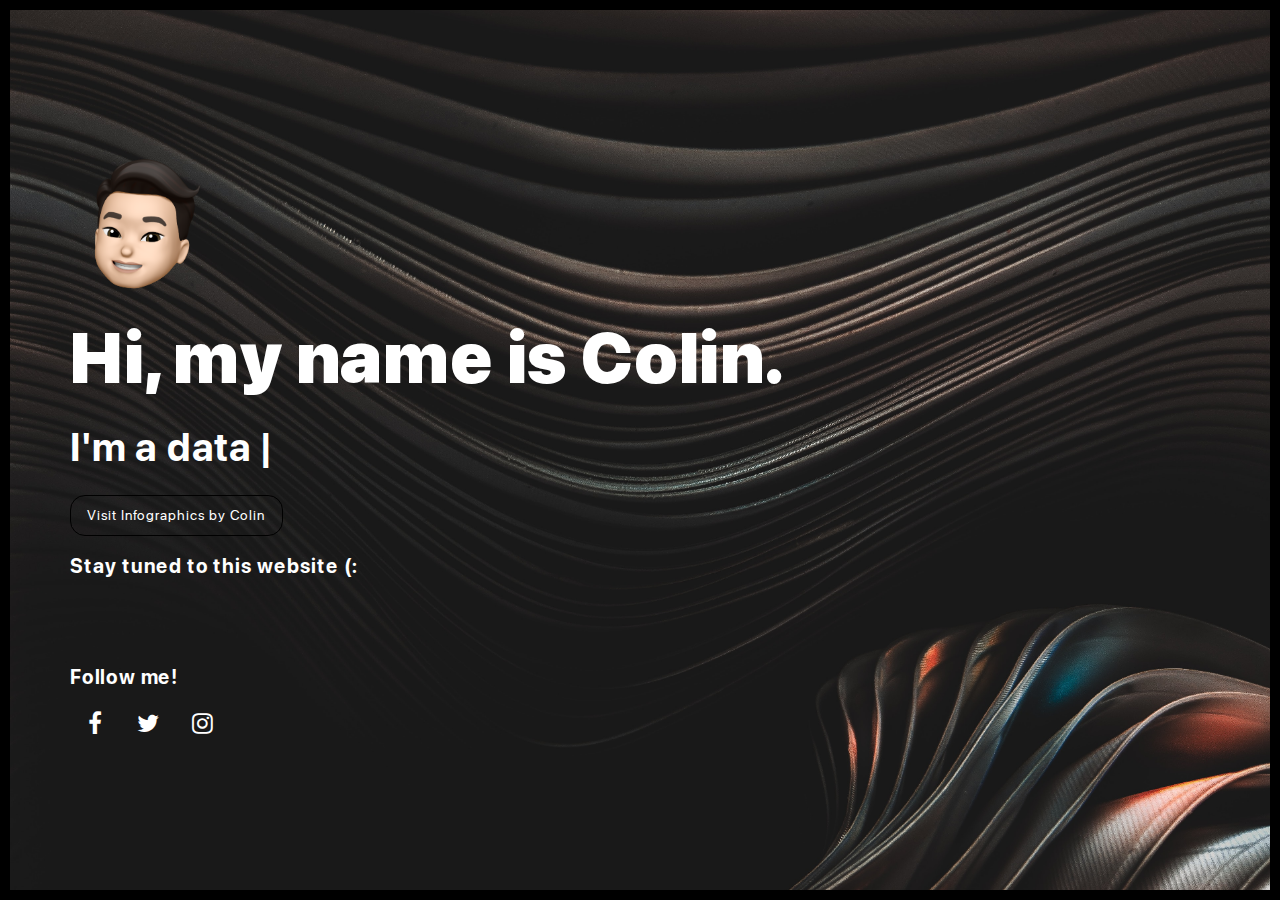
<file: index.html>
<!DOCTYPE html>
<html lang="en">

<head>
  <meta charset="UTF-8">
  <meta content="IE=edge" http-equiv="X-UA-Compatible">
  <meta content="width=device-width,initial-scale=1" name="viewport">
  <meta content="Hi! My name is Colin. I'm a data analytics & commerce student. This is my personal website." name="description">
  <meta name="google" content="notranslate" />
  <meta content="Colin Loh" name="author">

  <link rel="preconnect" href="https://fonts.googleapis.com">
  <link rel="preconnect" href="https://fonts.gstatic.com" crossorigin>
  <link href="https://fonts.googleapis.com/css2?family=Montserrat:ital,wght@0,100;0,200;0,300;0,400;0,500;0,600;0,700;0,800;0,900;1,100;1,200;1,300;1,400;1,500;1,600;1,700;1,800;1,900&display=swap" rel="stylesheet"> 

  <!-- Disable tap highlight on IE -->
  <meta name="msapplication-tap-highlight" content="no">

  <link href="./assets/favicon.ico" rel="icon">

  <title>Colin Loh</title>
  <!-- <link rel="icon" type="image/png" href="/assets/favicon.png"/> -->

  <link href="./main.3f6952e4.css" rel="stylesheet"></head>

<body class="minimal">
<div id="site-border-left"></div>
<div id="site-border-right"></div>
<div id="site-border-top"></div>
<div id="site-border-bottom"></div>
<!-- Add your content of header -->
<!-- <header>
  <nav class="navbar  navbar-fixed-top navbar-inverse">
    <div class="container">
        <button type="button" class="navbar-toggle collapsed" data-toggle="collapse" data-target="#navbar-collapse" aria-expanded="false">
          <span class="sr-only">Toggle navigation</span>
          <span class="icon-bar"></span>
          <span class="icon-bar"></span>
          <span class="icon-bar"></span>
        </button>

      <div class="collapse navbar-collapse" id="navbar-collapse">
        <ul class="nav navbar-nav ">
          <li><a href="./index.html" title="" class="active">01 : Home</a></li>
          <li><a href="./works.html" title="">02 : Portfolio</a></li>
          <li><a href="./about.html" title="">03 : About me</a></li>
          <li><a href="./contact.html" title="">04 : Contact</a></li>
          <li><a href="./components.html" title="">05 : Components</a></li>
          <li><a href="./blog.html" title="">06 : Blog</a></li>
        </ul>


      </div> 
    </div>
  </nav>
</header> -->
<!-- Add your site or app content here -->
<div class="hero-full-container background-image-container white-text-container" style="background-image: url('./assets/images/joshua-oluwagbemiga-Z6HQ0EhoD6g-unsplash.jpg')">
  <div class="container">
    <div class="row">
      <div class="col-xs-12">
        <div class="hero-full-wrapper">
          <div class="text-content">
            <img src="assets/favicon.png" width=150px alt="Cartoon picture of Colin">
            <h1>Hi, my name is Colin.
            </h1>
            <blockquote>
              <p>I'm
                <span id="typed-strings">
                  <span>a data analytics student</span>
                  <span>a commerce student</span>
                  <span>a video editor</span>
                  <span>a digital creator</span>
                  <span>a financial assistant</span>
                </span>
                <span id="typed"></span></p></blockquote>
              <a href="./infographics.html" class="btn btn-default btn-lg">Visit Infographics by Colin</a>
              <h3>Stay tuned to this website (:</h3><br><br>
              <h3>Follow me!</h3>
              <a href="http://www.facebook.com/colinisnotsmall" target="_blank" title="" class="fa-icon">
                <i class="fa fa-facebook"></i>
              </a>
              <a href="http://www.twitter.com/colinisnotsmall" target="_blank" title="" class="fa-icon">
                <i class="fa fa-twitter"></i>
              </a>
              <a href="http://www.instagram.com/colinisnotsmall" target="_blank" title="" class="fa-icon">
                <i class="fa fa-instagram"></i>
              </a>
              <!--<h3>Welcome to my website!</h3><br><br><br><br>-->
              <!--<blockquote><p>Read my first blog post now!</p></blockquote>
              <h3>Making sense of Malaysia’s War on COVID</h3>-->
              <!--<a href="infographics.html" class="btn btn-primary btn-lg">Read now</a>-->
            </div>
          </div>
        </div>
      </div>
    </div>
  </div>

<!--<div class="section-container">
  <div class="container">
    <div class="row container-padding">
      <div class="col-lg-7 col-sm-12">
        <blockquote>Hi! My name is Colin. I'm a data analytics and commerce undergraduate student with
          a passion for technology and design.</blockquote>
        <a href="./about.html" class="btn btn-default btn-lg">→ About me</a>
      </div>
      <div class="col-lg-4 col-sm-12">
        <img src="assets/home/IMG_3475.jpg" class="img-circle" alt="A picture of myself" width="70%">
      </div>
    </div>-->

    <!--
    <div class="row"><hr></div>

    <div class="row container-padding">
      <h1 class="home-main text-center">Noteworthy Projects</h1>
      <div class="row home-squares-container">
        <div class="text-center home-squares">
          <img src="assets/home/Covidcopy.png" width="200px"><br>
          <blockquote>COVID-19 in Malaysia Tracker</blockquote>
          <p>A spreadsheet containing in-depth statistics and trends on the COVID-19 situation in Malaysia</p>
          <a href="./about.html" class="btn btn-default btn-lg">→ View</a>
        </div>
        <div class="text-center home-squares">
          <img src="assets/home/7898563_pencil_ruller_icon.png" width="200px"><br>
          <blockquote>Instagram Infographic Account</blockquote>
          <p>An Instagram account I made to post useful infographics that I create during my free time</p>
          <a href="./about.html" class="btn btn-default btn-lg">→ View</a>
        </div>
        <div class="text-center home-squares">
          <blockquote>Stay tuned to this page for future projects!</blockquote>
        </div>
      </div>
    </div>
    -->

    <!--<script src="https://f.convertkit.com/ckjs/ck.5.js"></script>
    <form action="https://app.convertkit.com/forms/2551242/subscriptions" style="background-color: rgb(255, 255, 255); margin: auto; border-radius: 15px;" class="seva-form formkit-form" method="post" data-sv-form="2551242" data-uid="7d3b0dea39" data-format="inline" data-version="5" data-options="{&quot;settings&quot;:{&quot;after_subscribe&quot;:{&quot;action&quot;:&quot;message&quot;,&quot;success_message&quot;:&quot;Success! Now check your email to confirm your subscription.&quot;,&quot;redirect_url&quot;:&quot;&quot;},&quot;analytics&quot;:{&quot;google&quot;:null,&quot;facebook&quot;:null,&quot;segment&quot;:null,&quot;pinterest&quot;:null,&quot;sparkloop&quot;:null,&quot;googletagmanager&quot;:null},&quot;modal&quot;:{&quot;trigger&quot;:&quot;timer&quot;,&quot;scroll_percentage&quot;:null,&quot;timer&quot;:5,&quot;devices&quot;:&quot;all&quot;,&quot;show_once_every&quot;:15},&quot;powered_by&quot;:{&quot;show&quot;:false,&quot;url&quot;:&quot;https://convertkit.com?utm_campaign=poweredby&amp;utm_content=form&amp;utm_medium=referral&amp;utm_source=dynamic&quot;},&quot;recaptcha&quot;:{&quot;enabled&quot;:false},&quot;return_visitor&quot;:{&quot;action&quot;:&quot;show&quot;,&quot;custom_content&quot;:&quot;&quot;},&quot;slide_in&quot;:{&quot;display_in&quot;:&quot;bottom_right&quot;,&quot;trigger&quot;:&quot;timer&quot;,&quot;scroll_percentage&quot;:null,&quot;timer&quot;:5,&quot;devices&quot;:&quot;all&quot;,&quot;show_once_every&quot;:15},&quot;sticky_bar&quot;:{&quot;display_in&quot;:&quot;top&quot;,&quot;trigger&quot;:&quot;timer&quot;,&quot;scroll_percentage&quot;:null,&quot;timer&quot;:5,&quot;devices&quot;:&quot;all&quot;,&quot;show_once_every&quot;:15}},&quot;version&quot;:&quot;5&quot;}" min-width="400 500 600 700 800">
      <div data-style="full">
        <div style="background-color: rgb(249, 250, 251);" data-element="column" class="formkit-column">
          <div style="background-image: url(&quot;https://embed.filekitcdn.com/e/sBgLyv6rxe9s8SmqsXKpwR/aTz4RN5DUxWPzuKLfuQcPp&quot;); opacity: 0.2;" class="formkit-background">
          </div>
          <div class="formkit-header" style="color: rgb(77, 77, 77); font-size: 20px; font-weight: 700;" data-element="header">
            <h3 id="newsletter">Subscribe to my newsletter!</h3></div>
          <div class="formkit-subheader" style="color: rgb(104, 104, 104); font-size: 15px;" data-element="subheader">
            <p>I share my recent findings, unpopular opinions and life hacks, straight from me to your inbox!</p>
          </div>
        </div>
        <div data-element="column" class="formkit-column"><ul class="formkit-alert formkit-alert-error" data-element="errors" data-group="alert"></ul>
          <div data-element="fields" class="seva-fields formkit-fields"><div class="formkit-field"><input class="formkit-input" aria-label="First Name" style="color: rgb(0, 0, 0); border-color: rgb(227, 227, 227); border-radius: 10px; font-weight: 400;" name="fields[first_name]" required="" placeholder="First Name" type="text">
          </div>
            <div class="formkit-field"><input class="formkit-input fbc-has-badge fbc-UID_2" name="email_address" style="color: rgb(0, 0, 0); border-color: rgb(227, 227, 227); border-radius: 10px; font-weight: 400;" aria-label="Email Address" placeholder="Email Address" required="" type="email">
            </div>
            <button data-element="submit" class="=formkit-submit btn btn-default btn-lg"> &lt;!&ndash;style="color: rgb(255, 255, 255); background-color: rgb(22, 119, 190); border-radius: 24px; font-weight: 700;"&ndash;&gt;
              <div class="formkit-spinner">
                <div></div>
                <div></div>
                <div></div>
              </div>
              <span class="">Subscribe</span></button>
          </div>
          <div class="formkit-guarantee" style="color: rgb(77, 77, 77); font-size: 13px; font-weight: 400;" data-element="guarantee"><br><p>Your email will never be shared for any other purposes. Unsubscribe at any time.</p>
          </div>
        </div>
      </div>
      <style>.formkit-form[data-uid="7d3b0dea39"] *{box-sizing:border-box;}.formkit-form[data-uid="7d3b0dea39"]{-webkit-font-smoothing:antialiased;-moz-osx-font-smoothing:grayscale;}.formkit-form[data-uid="7d3b0dea39"] legend{border:none;font-size:inherit;margin-bottom:10px;padding:0;position:relative;display:table;}.formkit-form[data-uid="7d3b0dea39"] fieldset{border:0;padding:0.01em 0 0 0;margin:0;min-width:0;}.formkit-form[data-uid="7d3b0dea39"] body:not(:-moz-handler-blocked) fieldset{display:table-cell;}.formkit-form[data-uid="7d3b0dea39"] h1,.formkit-form[data-uid="7d3b0dea39"] h2,.formkit-form[data-uid="7d3b0dea39"] h3,.formkit-form[data-uid="7d3b0dea39"] h4,.formkit-form[data-uid="7d3b0dea39"] h5,.formkit-form[data-uid="7d3b0dea39"] h6{color:inherit;font-size:inherit;font-weight:inherit;}.formkit-form[data-uid="7d3b0dea39"] h2{font-size:1.5em;margin:1em 0;}.formkit-form[data-uid="7d3b0dea39"] h3{font-size:1.17em;margin:1em 0;}.formkit-form[data-uid="7d3b0dea39"] p{color:#000;font-size:inherit;font-weight:400;}.formkit-form[data-uid="7d3b0dea39"] ol:not([template-default]),.formkit-form[data-uid="7d3b0dea39"] ul:not([template-default]),.formkit-form[data-uid="7d3b0dea39"] blockquote:not([template-default]){text-align:left;}.formkit-form[data-uid="7d3b0dea39"] p:not([template-default]),.formkit-form[data-uid="7d3b0dea39"] hr:not([template-default]),.formkit-form[data-uid="7d3b0dea39"] blockquote:not([template-default]),.formkit-form[data-uid="7d3b0dea39"] ol:not([template-default]),.formkit-form[data-uid="7d3b0dea39"] ul:not([template-default]){color:inherit;font-style:initial;}.formkit-form[data-uid="7d3b0dea39"] .ordered-list,.formkit-form[data-uid="7d3b0dea39"] .unordered-list{list-style-position:outside !important;padding-left:1em;}.formkit-form[data-uid="7d3b0dea39"] .list-item{padding-left:0;}.formkit-form[data-uid="7d3b0dea39"][data-format="modal"]{display:none;}.formkit-form[data-uid="7d3b0dea39"][data-format="slide in"]{display:none;}.formkit-form[data-uid="7d3b0dea39"][data-format="sticky bar"]{display:none;}.formkit-sticky-bar .formkit-form[data-uid="7d3b0dea39"][data-format="sticky bar"]{display:block;}.formkit-form[data-uid="7d3b0dea39"] .formkit-input,.formkit-form[data-uid="7d3b0dea39"] .formkit-select,.formkit-form[data-uid="7d3b0dea39"] .formkit-checkboxes{width:100%;}.formkit-form[data-uid="7d3b0dea39"] .formkit-button,.formkit-form[data-uid="7d3b0dea39"] .formkit-submit{border:0;border-radius:5px;color:#ffffff;cursor:pointer;display:inline-block;text-align:center;font-size:15px;font-weight:500;cursor:pointer;margin-bottom:15px;overflow:hidden;padding:0;position:relative;vertical-align:middle;}.formkit-form[data-uid="7d3b0dea39"] .formkit-button:hover,.formkit-form[data-uid="7d3b0dea39"] .formkit-submit:hover,.formkit-form[data-uid="7d3b0dea39"] .formkit-button:focus,.formkit-form[data-uid="7d3b0dea39"] .formkit-submit:focus{outline:none;}.formkit-form[data-uid="7d3b0dea39"] .formkit-button:hover > span,.formkit-form[data-uid="7d3b0dea39"] .formkit-submit:hover > span,.formkit-form[data-uid="7d3b0dea39"] .formkit-button:focus > span,.formkit-form[data-uid="7d3b0dea39"] .formkit-submit:focus > span{background-color:rgba(0,0,0,0.1);}.formkit-form[data-uid="7d3b0dea39"] .formkit-button > span,.formkit-form[data-uid="7d3b0dea39"] .formkit-submit > span{display:block;-webkit-transition:all 300ms ease-in-out;transition:all 300ms ease-in-out;padding:12px 24px;}.formkit-form[data-uid="7d3b0dea39"] .formkit-input{background:#ffffff;font-size:15px;padding:12px;border:1px solid #e3e3e3;-webkit-flex:1 0 auto;-ms-flex:1 0 auto;flex:1 0 auto;line-height:1.4;margin:0;-webkit-transition:border-color ease-out 300ms;transition:border-color ease-out 300ms;}.formkit-form[data-uid="7d3b0dea39"] .formkit-input:focus{outline:none;border-color:#1677be;-webkit-transition:border-color ease 300ms;transition:border-color ease 300ms;}.formkit-form[data-uid="7d3b0dea39"] .formkit-input::-webkit-input-placeholder{color:inherit;opacity:0.8;}.formkit-form[data-uid="7d3b0dea39"] .formkit-input::-moz-placeholder{color:inherit;opacity:0.8;}.formkit-form[data-uid="7d3b0dea39"] .formkit-input:-ms-input-placeholder{color:inherit;opacity:0.8;}.formkit-form[data-uid="7d3b0dea39"] .formkit-input::placeholder{color:inherit;opacity:0.8;}.formkit-form[data-uid="7d3b0dea39"] [data-group="dropdown"]{position:relative;display:inline-block;width:100%;}.formkit-form[data-uid="7d3b0dea39"] [data-group="dropdown"]::before{content:"";top:calc(50% - 2.5px);right:10px;position:absolute;pointer-events:none;border-color:#4f4f4f transparent transparent transparent;border-style:solid;border-width:6px 6px 0 6px;height:0;width:0;z-index:999;}.formkit-form[data-uid="7d3b0dea39"] [data-group="dropdown"] select{height:auto;width:100%;cursor:pointer;color:#333333;line-height:1.4;margin-bottom:0;padding:0 6px;-webkit-appearance:none;-moz-appearance:none;appearance:none;font-size:15px;padding:12px;padding-right:25px;border:1px solid #e3e3e3;background:#ffffff;}.formkit-form[data-uid="7d3b0dea39"] [data-group="dropdown"] select:focus{outline:none;}.formkit-form[data-uid="7d3b0dea39"] [data-group="checkboxes"]{text-align:left;margin:0;}.formkit-form[data-uid="7d3b0dea39"] [data-group="checkboxes"] [data-group="checkbox"]{margin-bottom:10px;}.formkit-form[data-uid="7d3b0dea39"] [data-group="checkboxes"] [data-group="checkbox"] *{cursor:pointer;}.formkit-form[data-uid="7d3b0dea39"] [data-group="checkboxes"] [data-group="checkbox"]:last-of-type{margin-bottom:0;}.formkit-form[data-uid="7d3b0dea39"] [data-group="checkboxes"] [data-group="checkbox"] input[type="checkbox"]{display:none;}.formkit-form[data-uid="7d3b0dea39"] [data-group="checkboxes"] [data-group="checkbox"] input[type="checkbox"] + label::after{content:none;}.formkit-form[data-uid="7d3b0dea39"] [data-group="checkboxes"] [data-group="checkbox"] input[type="checkbox"]:checked + label::after{border-color:#ffffff;content:"";}.formkit-form[data-uid="7d3b0dea39"] [data-group="checkboxes"] [data-group="checkbox"] input[type="checkbox"]:checked + label::before{background:#10bf7a;border-color:#10bf7a;}.formkit-form[data-uid="7d3b0dea39"] [data-group="checkboxes"] [data-group="checkbox"] label{position:relative;display:inline-block;padding-left:28px;}.formkit-form[data-uid="7d3b0dea39"] [data-group="checkboxes"] [data-group="checkbox"] label::before,.formkit-form[data-uid="7d3b0dea39"] [data-group="checkboxes"] [data-group="checkbox"] label::after{position:absolute;content:"";display:inline-block;}.formkit-form[data-uid="7d3b0dea39"] [data-group="checkboxes"] [data-group="checkbox"] label::before{height:16px;width:16px;border:1px solid #e3e3e3;background:#ffffff;left:0px;top:3px;}.formkit-form[data-uid="7d3b0dea39"] [data-group="checkboxes"] [data-group="checkbox"] label::after{height:4px;width:8px;border-left:2px solid #4d4d4d;border-bottom:2px solid #4d4d4d;-webkit-transform:rotate(-45deg);-ms-transform:rotate(-45deg);transform:rotate(-45deg);left:4px;top:8px;}.formkit-form[data-uid="7d3b0dea39"] .formkit-alert{background:#f9fafb;border:1px solid #e3e3e3;border-radius:5px;-webkit-flex:1 0 auto;-ms-flex:1 0 auto;flex:1 0 auto;list-style:none;margin:25px auto;padding:12px;text-align:center;width:100%;}.formkit-form[data-uid="7d3b0dea39"] .formkit-alert:empty{display:none;}.formkit-form[data-uid="7d3b0dea39"] .formkit-alert-success{background:#d3fbeb;border-color:#10bf7a;color:#0c905c;}.formkit-form[data-uid="7d3b0dea39"] .formkit-alert-error{background:#fde8e2;border-color:#f2643b;color:#ea4110;}.formkit-form[data-uid="7d3b0dea39"] .formkit-spinner{display:-webkit-box;display:-webkit-flex;display:-ms-flexbox;display:flex;height:0px;width:0px;margin:0 auto;position:absolute;top:0;left:0;right:0;width:0px;overflow:hidden;text-align:center;-webkit-transition:all 300ms ease-in-out;transition:all 300ms ease-in-out;}.formkit-form[data-uid="7d3b0dea39"] .formkit-spinner > div{margin:auto;width:12px;height:12px;background-color:#fff;opacity:0.3;border-radius:100%;display:inline-block;-webkit-animation:formkit-bouncedelay-formkit-form-data-uid-7d3b0dea39- 1.4s infinite ease-in-out both;animation:formkit-bouncedelay-formkit-form-data-uid-7d3b0dea39- 1.4s infinite ease-in-out both;}.formkit-form[data-uid="7d3b0dea39"] .formkit-spinner > div:nth-child(1){-webkit-animation-delay:-0.32s;animation-delay:-0.32s;}.formkit-form[data-uid="7d3b0dea39"] .formkit-spinner > div:nth-child(2){-webkit-animation-delay:-0.16s;animation-delay:-0.16s;}.formkit-form[data-uid="7d3b0dea39"] .formkit-submit[data-active] .formkit-spinner{opacity:1;height:100%;width:50px;}.formkit-form[data-uid="7d3b0dea39"] .formkit-submit[data-active] .formkit-spinner ~ span{opacity:0;}.formkit-form[data-uid="7d3b0dea39"] .formkit-powered-by[data-active="false"]{opacity:0.35;}.formkit-form[data-uid="7d3b0dea39"] .formkit-powered-by-convertkit-container{display:-webkit-box;display:-webkit-flex;display:-ms-flexbox;display:flex;width:100%;z-index:5;margin:10px 0;position:relative;}.formkit-form[data-uid="7d3b0dea39"] .formkit-powered-by-convertkit-container[data-active="false"]{opacity:0.35;}.formkit-form[data-uid="7d3b0dea39"] .formkit-powered-by-convertkit{-webkit-align-items:center;-webkit-box-align:center;-ms-flex-align:center;align-items:center;background-color:#ffffff;border:1px solid #dce1e5;border-radius:4px;color:#373f45;cursor:pointer;display:block;height:36px;margin:0 auto;opacity:0.95;padding:0;-webkit-text-decoration:none;text-decoration:none;text-indent:100%;-webkit-transition:ease-in-out all 200ms;transition:ease-in-out all 200ms;white-space:nowrap;overflow:hidden;-webkit-user-select:none;-moz-user-select:none;-ms-user-select:none;user-select:none;width:190px;background-repeat:no-repeat;background-position:center;background-image:url("data:image/svg+xml;charset=utf8,%3Csvg width='162' height='20' viewBox='0 0 162 20' fill='none' xmlns='http://www.w3.org/2000/svg'%3E%3Cpath d='M83.0561 15.2457C86.675 15.2457 89.4722 12.5154 89.4722 9.14749C89.4722 5.99211 86.8443 4.06563 85.1038 4.06563C82.6801 4.06563 80.7373 5.76407 80.4605 8.28551C80.4092 8.75244 80.0387 9.14403 79.5686 9.14069C78.7871 9.13509 77.6507 9.12841 76.9314 9.13092C76.6217 9.13199 76.3658 8.88106 76.381 8.57196C76.4895 6.38513 77.2218 4.3404 78.618 2.76974C80.1695 1.02445 82.4289 0 85.1038 0C89.5979 0 93.8406 4.07791 93.8406 9.14749C93.8406 14.7608 89.1832 19.3113 83.1517 19.3113C78.8502 19.3113 74.5179 16.5041 73.0053 12.5795C72.9999 12.565 72.9986 12.5492 73.0015 12.534C73.0218 12.4179 73.0617 12.3118 73.1011 12.2074C73.1583 12.0555 73.2143 11.907 73.2062 11.7359L73.18 11.1892C73.174 11.0569 73.2075 10.9258 73.2764 10.8127C73.3452 10.6995 73.4463 10.6094 73.5666 10.554L73.7852 10.4523C73.9077 10.3957 74.0148 10.3105 74.0976 10.204C74.1803 10.0974 74.2363 9.97252 74.2608 9.83983C74.3341 9.43894 74.6865 9.14749 75.0979 9.14749C75.7404 9.14749 76.299 9.57412 76.5088 10.1806C77.5188 13.1 79.1245 15.2457 83.0561 15.2457Z' fill='%23373F45'/%3E%3Cpath d='M155.758 6.91365C155.028 6.91365 154.804 6.47916 154.804 5.98857C154.804 5.46997 154.986 5.06348 155.758 5.06348C156.53 5.06348 156.712 5.46997 156.712 5.98857C156.712 6.47905 156.516 6.91365 155.758 6.91365ZM142.441 12.9304V9.32833L141.415 9.32323V8.90392C141.415 8.44719 141.786 8.07758 142.244 8.07986L142.441 8.08095V6.55306L144.082 6.09057V8.08073H145.569V8.50416C145.569 8.61242 145.548 8.71961 145.506 8.81961C145.465 8.91961 145.404 9.01047 145.328 9.08699C145.251 9.16351 145.16 9.2242 145.06 9.26559C144.96 9.30698 144.853 9.32826 144.745 9.32822H144.082V12.7201C144.082 13.2423 144.378 13.4256 144.76 13.4887C145.209 13.5629 145.583 13.888 145.583 14.343V14.9626C144.029 14.9626 142.441 14.8942 142.441 12.9304Z' fill='%23373F45'/%3E%3Cpath d='M110.058 7.92554C108.417 7.88344 106.396 8.92062 106.396 11.5137C106.396 14.0646 108.417 15.0738 110.058 15.0318C111.742 15.0738 113.748 14.0646 113.748 11.5137C113.748 8.92062 111.742 7.88344 110.058 7.92554ZM110.07 13.7586C108.878 13.7586 108.032 12.8905 108.032 11.461C108.032 10.1013 108.878 9.20569 110.071 9.20569C111.263 9.20569 112.101 10.0995 112.101 11.459C112.101 12.8887 111.263 13.7586 110.07 13.7586Z' fill='%23373F45'/%3E%3Cpath d='M118.06 7.94098C119.491 7.94098 120.978 8.33337 120.978 11.1366V14.893H120.063C119.608 14.893 119.238 14.524 119.238 14.0689V10.9965C119.238 9.66506 118.747 9.16047 117.891 9.16047C117.414 9.16047 116.797 9.52486 116.502 9.81915V14.069C116.502 14.1773 116.481 14.2845 116.44 14.3845C116.398 14.4845 116.337 14.5753 116.261 14.6519C116.184 14.7284 116.093 14.7891 115.993 14.8305C115.893 14.8719 115.786 14.8931 115.678 14.8931H114.847V8.10918H115.773C115.932 8.10914 116.087 8.16315 116.212 8.26242C116.337 8.36168 116.424 8.50033 116.46 8.65577C116.881 8.19328 117.428 7.94098 118.06 7.94098ZM122.854 8.09713C123.024 8.09708 123.19 8.1496 123.329 8.2475C123.468 8.34541 123.574 8.48391 123.631 8.64405L125.133 12.8486L126.635 8.64415C126.692 8.48402 126.798 8.34551 126.937 8.2476C127.076 8.1497 127.242 8.09718 127.412 8.09724H128.598L126.152 14.3567C126.091 14.5112 125.986 14.6439 125.849 14.7374C125.711 14.831 125.549 14.881 125.383 14.8809H124.333L121.668 8.09713H122.854Z' fill='%23373F45'/%3E%3Cpath d='M135.085 14.5514C134.566 14.7616 133.513 15.0416 132.418 15.0416C130.496 15.0416 129.024 13.9345 129.024 11.4396C129.024 9.19701 130.451 7.99792 132.191 7.99792C134.338 7.99792 135.254 9.4378 135.158 11.3979C135.139 11.8029 134.786 12.0983 134.38 12.0983H130.679C130.763 13.1916 131.562 13.7662 132.615 13.7662C133.028 13.7662 133.462 13.7452 133.983 13.6481C134.535 13.545 135.085 13.9375 135.085 14.4985V14.5514ZM133.673 10.949C133.785 9.87621 133.061 9.28752 132.191 9.28752C131.321 9.28752 130.734 9.93979 130.679 10.9489L133.673 10.949Z' fill='%23373F45'/%3E%3Cpath d='M137.345 8.11122C137.497 8.11118 137.645 8.16229 137.765 8.25635C137.884 8.35041 137.969 8.48197 138.005 8.62993C138.566 8.20932 139.268 7.94303 139.759 7.94303C139.801 7.94303 140.068 7.94303 140.489 7.99913V8.7265C140.489 9.11748 140.15 9.4147 139.759 9.4147C139.31 9.4147 138.651 9.5829 138.131 9.8773V14.8951H136.462V8.11112L137.345 8.11122ZM156.6 14.0508V8.09104H155.769C155.314 8.09104 154.944 8.45999 154.944 8.9151V14.8748H155.775C156.23 14.8748 156.6 14.5058 156.6 14.0508ZM158.857 12.9447V9.34254H157.749V8.91912C157.749 8.46401 158.118 8.09506 158.574 8.09506H158.857V6.56739L160.499 6.10479V8.09506H161.986V8.51848C161.986 8.97359 161.617 9.34254 161.161 9.34254H160.499V12.7345C160.499 13.2566 160.795 13.44 161.177 13.503C161.626 13.5774 162 13.9024 162 14.3574V14.977C160.446 14.977 158.857 14.9086 158.857 12.9447ZM98.1929 10.1124C98.2033 6.94046 100.598 5.16809 102.895 5.16809C104.171 5.16809 105.342 5.44285 106.304 6.12953L105.914 6.6631C105.654 7.02011 105.16 7.16194 104.749 6.99949C104.169 6.7702 103.622 6.7218 103.215 6.7218C101.335 6.7218 99.9169 7.92849 99.9068 10.1123C99.9169 12.2959 101.335 13.5201 103.215 13.5201C103.622 13.5201 104.169 13.4717 104.749 13.2424C105.16 13.0799 105.654 13.2046 105.914 13.5615L106.304 14.0952C105.342 14.7819 104.171 15.0566 102.895 15.0566C100.598 15.0566 98.2033 13.2842 98.1929 10.1124ZM147.619 5.21768C148.074 5.21768 148.444 5.58663 148.444 6.04174V9.81968L151.82 5.58131C151.897 5.47733 151.997 5.39282 152.112 5.3346C152.227 5.27638 152.355 5.24607 152.484 5.24611H153.984L150.166 10.0615L153.984 14.8749H152.484C152.355 14.8749 152.227 14.8446 152.112 14.7864C151.997 14.7281 151.897 14.6436 151.82 14.5397L148.444 10.3025V14.0508C148.444 14.5059 148.074 14.8749 147.619 14.8749H146.746V5.21768H147.619Z' fill='%23373F45'/%3E%3Cpath d='M0.773438 6.5752H2.68066C3.56543 6.5752 4.2041 6.7041 4.59668 6.96191C4.99219 7.21973 5.18994 7.62695 5.18994 8.18359C5.18994 8.55859 5.09326 8.87061 4.8999 9.11963C4.70654 9.36865 4.42822 9.52539 4.06494 9.58984V9.63379C4.51611 9.71875 4.84717 9.88721 5.05811 10.1392C5.27197 10.3882 5.37891 10.7266 5.37891 11.1543C5.37891 11.7314 5.17676 12.1841 4.77246 12.5122C4.37109 12.8374 3.81152 13 3.09375 13H0.773438V6.5752ZM1.82373 9.22949H2.83447C3.27393 9.22949 3.59473 9.16064 3.79688 9.02295C3.99902 8.88232 4.1001 8.64502 4.1001 8.31104C4.1001 8.00928 3.99023 7.79102 3.77051 7.65625C3.55371 7.52148 3.20801 7.4541 2.7334 7.4541H1.82373V9.22949ZM1.82373 10.082V12.1167H2.93994C3.37939 12.1167 3.71045 12.0332 3.93311 11.8662C4.15869 11.6963 4.27148 11.4297 4.27148 11.0664C4.27148 10.7324 4.15723 10.4849 3.92871 10.3237C3.7002 10.1626 3.35303 10.082 2.88721 10.082H1.82373Z' fill='%23373F45'/%3E%3Cpath d='M13.011 6.5752V10.7324C13.011 11.207 12.9084 11.623 12.7034 11.9805C12.5012 12.335 12.2068 12.6089 11.8201 12.8022C11.4363 12.9927 10.9763 13.0879 10.4402 13.0879C9.6433 13.0879 9.02368 12.877 8.5813 12.4551C8.13892 12.0332 7.91772 11.4531 7.91772 10.7148V6.5752H8.9724V10.6401C8.9724 11.1704 9.09546 11.5615 9.34155 11.8135C9.58765 12.0654 9.96557 12.1914 10.4753 12.1914C11.4656 12.1914 11.9607 11.6714 11.9607 10.6313V6.5752H13.011Z' fill='%23373F45'/%3E%3Cpath d='M15.9146 13V6.5752H16.9649V13H15.9146Z' fill='%23373F45'/%3E%3Cpath d='M19.9255 13V6.5752H20.9758V12.0991H23.696V13H19.9255Z' fill='%23373F45'/%3E%3Cpath d='M28.2828 13H27.2325V7.47607H25.3428V6.5752H30.1724V7.47607H28.2828V13Z' fill='%23373F45'/%3E%3Cpath d='M41.9472 13H40.8046L39.7148 9.16796C39.6679 9.00097 39.6093 8.76074 39.539 8.44727C39.4687 8.13086 39.4262 7.91113 39.4116 7.78809C39.3823 7.97559 39.3339 8.21875 39.2665 8.51758C39.2021 8.81641 39.1479 9.03905 39.1039 9.18554L38.0405 13H36.8979L36.0673 9.7832L35.2236 6.5752H36.2958L37.2143 10.3193C37.3578 10.9199 37.4604 11.4502 37.5219 11.9102C37.5541 11.6611 37.6025 11.3828 37.6669 11.0752C37.7314 10.7676 37.79 10.5186 37.8427 10.3281L38.8886 6.5752H39.9301L41.0024 10.3457C41.1049 10.6943 41.2133 11.2158 41.3276 11.9102C41.3715 11.4912 41.477 10.958 41.644 10.3105L42.558 6.5752H43.6215L41.9472 13Z' fill='%23373F45'/%3E%3Cpath d='M45.7957 13V6.5752H46.846V13H45.7957Z' fill='%23373F45'/%3E%3Cpath d='M52.0258 13H50.9755V7.47607H49.0859V6.5752H53.9155V7.47607H52.0258V13Z' fill='%23373F45'/%3E%3Cpath d='M61.2312 13H60.1765V10.104H57.2146V13H56.1643V6.5752H57.2146V9.20312H60.1765V6.5752H61.2312V13Z' fill='%23373F45'/%3E%3C/svg%3E");}.formkit-form[data-uid="7d3b0dea39"] .formkit-powered-by-convertkit:hover,.formkit-form[data-uid="7d3b0dea39"] .formkit-powered-by-convertkit:focus{background-color:#ffffff;-webkit-transform:scale(1.025) perspective(1px);-ms-transform:scale(1.025) perspective(1px);transform:scale(1.025) perspective(1px);opacity:1;}.formkit-form[data-uid="7d3b0dea39"] .formkit-powered-by-convertkit[data-variant="dark"],.formkit-form[data-uid="7d3b0dea39"] .formkit-powered-by-convertkit[data-variant="light"]{background-color:transparent;border-color:transparent;width:166px;}.formkit-form[data-uid="7d3b0dea39"] .formkit-powered-by-convertkit[data-variant="light"]{color:#ffffff;background-image:url("data:image/svg+xml;charset=utf8,%3Csvg width='162' height='20' viewBox='0 0 162 20' fill='none' xmlns='http://www.w3.org/2000/svg'%3E%3Cpath d='M83.0561 15.2457C86.675 15.2457 89.4722 12.5154 89.4722 9.14749C89.4722 5.99211 86.8443 4.06563 85.1038 4.06563C82.6801 4.06563 80.7373 5.76407 80.4605 8.28551C80.4092 8.75244 80.0387 9.14403 79.5686 9.14069C78.7871 9.13509 77.6507 9.12841 76.9314 9.13092C76.6217 9.13199 76.3658 8.88106 76.381 8.57196C76.4895 6.38513 77.2218 4.3404 78.618 2.76974C80.1695 1.02445 82.4289 0 85.1038 0C89.5979 0 93.8406 4.07791 93.8406 9.14749C93.8406 14.7608 89.1832 19.3113 83.1517 19.3113C78.8502 19.3113 74.5179 16.5041 73.0053 12.5795C72.9999 12.565 72.9986 12.5492 73.0015 12.534C73.0218 12.4179 73.0617 12.3118 73.1011 12.2074C73.1583 12.0555 73.2143 11.907 73.2062 11.7359L73.18 11.1892C73.174 11.0569 73.2075 10.9258 73.2764 10.8127C73.3452 10.6995 73.4463 10.6094 73.5666 10.554L73.7852 10.4523C73.9077 10.3957 74.0148 10.3105 74.0976 10.204C74.1803 10.0974 74.2363 9.97252 74.2608 9.83983C74.3341 9.43894 74.6865 9.14749 75.0979 9.14749C75.7404 9.14749 76.299 9.57412 76.5088 10.1806C77.5188 13.1 79.1245 15.2457 83.0561 15.2457Z' fill='white'/%3E%3Cpath d='M155.758 6.91365C155.028 6.91365 154.804 6.47916 154.804 5.98857C154.804 5.46997 154.986 5.06348 155.758 5.06348C156.53 5.06348 156.712 5.46997 156.712 5.98857C156.712 6.47905 156.516 6.91365 155.758 6.91365ZM142.441 12.9304V9.32833L141.415 9.32323V8.90392C141.415 8.44719 141.786 8.07758 142.244 8.07986L142.441 8.08095V6.55306L144.082 6.09057V8.08073H145.569V8.50416C145.569 8.61242 145.548 8.71961 145.506 8.81961C145.465 8.91961 145.404 9.01047 145.328 9.08699C145.251 9.16351 145.16 9.2242 145.06 9.26559C144.96 9.30698 144.853 9.32826 144.745 9.32822H144.082V12.7201C144.082 13.2423 144.378 13.4256 144.76 13.4887C145.209 13.5629 145.583 13.888 145.583 14.343V14.9626C144.029 14.9626 142.441 14.8942 142.441 12.9304Z' fill='white'/%3E%3Cpath d='M110.058 7.92554C108.417 7.88344 106.396 8.92062 106.396 11.5137C106.396 14.0646 108.417 15.0738 110.058 15.0318C111.742 15.0738 113.748 14.0646 113.748 11.5137C113.748 8.92062 111.742 7.88344 110.058 7.92554ZM110.07 13.7586C108.878 13.7586 108.032 12.8905 108.032 11.461C108.032 10.1013 108.878 9.20569 110.071 9.20569C111.263 9.20569 112.101 10.0995 112.101 11.459C112.101 12.8887 111.263 13.7586 110.07 13.7586Z' fill='white'/%3E%3Cpath d='M118.06 7.94098C119.491 7.94098 120.978 8.33337 120.978 11.1366V14.893H120.063C119.608 14.893 119.238 14.524 119.238 14.0689V10.9965C119.238 9.66506 118.747 9.16047 117.891 9.16047C117.414 9.16047 116.797 9.52486 116.502 9.81915V14.069C116.502 14.1773 116.481 14.2845 116.44 14.3845C116.398 14.4845 116.337 14.5753 116.261 14.6519C116.184 14.7284 116.093 14.7891 115.993 14.8305C115.893 14.8719 115.786 14.8931 115.678 14.8931H114.847V8.10918H115.773C115.932 8.10914 116.087 8.16315 116.212 8.26242C116.337 8.36168 116.424 8.50033 116.46 8.65577C116.881 8.19328 117.428 7.94098 118.06 7.94098ZM122.854 8.09713C123.024 8.09708 123.19 8.1496 123.329 8.2475C123.468 8.34541 123.574 8.48391 123.631 8.64405L125.133 12.8486L126.635 8.64415C126.692 8.48402 126.798 8.34551 126.937 8.2476C127.076 8.1497 127.242 8.09718 127.412 8.09724H128.598L126.152 14.3567C126.091 14.5112 125.986 14.6439 125.849 14.7374C125.711 14.831 125.549 14.881 125.383 14.8809H124.333L121.668 8.09713H122.854Z' fill='white'/%3E%3Cpath d='M135.085 14.5514C134.566 14.7616 133.513 15.0416 132.418 15.0416C130.496 15.0416 129.024 13.9345 129.024 11.4396C129.024 9.19701 130.451 7.99792 132.191 7.99792C134.338 7.99792 135.254 9.4378 135.158 11.3979C135.139 11.8029 134.786 12.0983 134.38 12.0983H130.679C130.763 13.1916 131.562 13.7662 132.615 13.7662C133.028 13.7662 133.462 13.7452 133.983 13.6481C134.535 13.545 135.085 13.9375 135.085 14.4985V14.5514ZM133.673 10.949C133.785 9.87621 133.061 9.28752 132.191 9.28752C131.321 9.28752 130.734 9.93979 130.679 10.9489L133.673 10.949Z' fill='white'/%3E%3Cpath d='M137.345 8.11122C137.497 8.11118 137.645 8.16229 137.765 8.25635C137.884 8.35041 137.969 8.48197 138.005 8.62993C138.566 8.20932 139.268 7.94303 139.759 7.94303C139.801 7.94303 140.068 7.94303 140.489 7.99913V8.7265C140.489 9.11748 140.15 9.4147 139.759 9.4147C139.31 9.4147 138.651 9.5829 138.131 9.8773V14.8951H136.462V8.11112L137.345 8.11122ZM156.6 14.0508V8.09104H155.769C155.314 8.09104 154.944 8.45999 154.944 8.9151V14.8748H155.775C156.23 14.8748 156.6 14.5058 156.6 14.0508ZM158.857 12.9447V9.34254H157.749V8.91912C157.749 8.46401 158.118 8.09506 158.574 8.09506H158.857V6.56739L160.499 6.10479V8.09506H161.986V8.51848C161.986 8.97359 161.617 9.34254 161.161 9.34254H160.499V12.7345C160.499 13.2566 160.795 13.44 161.177 13.503C161.626 13.5774 162 13.9024 162 14.3574V14.977C160.446 14.977 158.857 14.9086 158.857 12.9447ZM98.1929 10.1124C98.2033 6.94046 100.598 5.16809 102.895 5.16809C104.171 5.16809 105.342 5.44285 106.304 6.12953L105.914 6.6631C105.654 7.02011 105.16 7.16194 104.749 6.99949C104.169 6.7702 103.622 6.7218 103.215 6.7218C101.335 6.7218 99.9169 7.92849 99.9068 10.1123C99.9169 12.2959 101.335 13.5201 103.215 13.5201C103.622 13.5201 104.169 13.4717 104.749 13.2424C105.16 13.0799 105.654 13.2046 105.914 13.5615L106.304 14.0952C105.342 14.7819 104.171 15.0566 102.895 15.0566C100.598 15.0566 98.2033 13.2842 98.1929 10.1124ZM147.619 5.21768C148.074 5.21768 148.444 5.58663 148.444 6.04174V9.81968L151.82 5.58131C151.897 5.47733 151.997 5.39282 152.112 5.3346C152.227 5.27638 152.355 5.24607 152.484 5.24611H153.984L150.166 10.0615L153.984 14.8749H152.484C152.355 14.8749 152.227 14.8446 152.112 14.7864C151.997 14.7281 151.897 14.6436 151.82 14.5397L148.444 10.3025V14.0508C148.444 14.5059 148.074 14.8749 147.619 14.8749H146.746V5.21768H147.619Z' fill='white'/%3E%3Cpath d='M0.773438 6.5752H2.68066C3.56543 6.5752 4.2041 6.7041 4.59668 6.96191C4.99219 7.21973 5.18994 7.62695 5.18994 8.18359C5.18994 8.55859 5.09326 8.87061 4.8999 9.11963C4.70654 9.36865 4.42822 9.52539 4.06494 9.58984V9.63379C4.51611 9.71875 4.84717 9.88721 5.05811 10.1392C5.27197 10.3882 5.37891 10.7266 5.37891 11.1543C5.37891 11.7314 5.17676 12.1841 4.77246 12.5122C4.37109 12.8374 3.81152 13 3.09375 13H0.773438V6.5752ZM1.82373 9.22949H2.83447C3.27393 9.22949 3.59473 9.16064 3.79688 9.02295C3.99902 8.88232 4.1001 8.64502 4.1001 8.31104C4.1001 8.00928 3.99023 7.79102 3.77051 7.65625C3.55371 7.52148 3.20801 7.4541 2.7334 7.4541H1.82373V9.22949ZM1.82373 10.082V12.1167H2.93994C3.37939 12.1167 3.71045 12.0332 3.93311 11.8662C4.15869 11.6963 4.27148 11.4297 4.27148 11.0664C4.27148 10.7324 4.15723 10.4849 3.92871 10.3237C3.7002 10.1626 3.35303 10.082 2.88721 10.082H1.82373Z' fill='white'/%3E%3Cpath d='M13.011 6.5752V10.7324C13.011 11.207 12.9084 11.623 12.7034 11.9805C12.5012 12.335 12.2068 12.6089 11.8201 12.8022C11.4363 12.9927 10.9763 13.0879 10.4402 13.0879C9.6433 13.0879 9.02368 12.877 8.5813 12.4551C8.13892 12.0332 7.91772 11.4531 7.91772 10.7148V6.5752H8.9724V10.6401C8.9724 11.1704 9.09546 11.5615 9.34155 11.8135C9.58765 12.0654 9.96557 12.1914 10.4753 12.1914C11.4656 12.1914 11.9607 11.6714 11.9607 10.6313V6.5752H13.011Z' fill='white'/%3E%3Cpath d='M15.9146 13V6.5752H16.9649V13H15.9146Z' fill='white'/%3E%3Cpath d='M19.9255 13V6.5752H20.9758V12.0991H23.696V13H19.9255Z' fill='white'/%3E%3Cpath d='M28.2828 13H27.2325V7.47607H25.3428V6.5752H30.1724V7.47607H28.2828V13Z' fill='white'/%3E%3Cpath d='M41.9472 13H40.8046L39.7148 9.16796C39.6679 9.00097 39.6093 8.76074 39.539 8.44727C39.4687 8.13086 39.4262 7.91113 39.4116 7.78809C39.3823 7.97559 39.3339 8.21875 39.2665 8.51758C39.2021 8.81641 39.1479 9.03905 39.1039 9.18554L38.0405 13H36.8979L36.0673 9.7832L35.2236 6.5752H36.2958L37.2143 10.3193C37.3578 10.9199 37.4604 11.4502 37.5219 11.9102C37.5541 11.6611 37.6025 11.3828 37.6669 11.0752C37.7314 10.7676 37.79 10.5186 37.8427 10.3281L38.8886 6.5752H39.9301L41.0024 10.3457C41.1049 10.6943 41.2133 11.2158 41.3276 11.9102C41.3715 11.4912 41.477 10.958 41.644 10.3105L42.558 6.5752H43.6215L41.9472 13Z' fill='white'/%3E%3Cpath d='M45.7957 13V6.5752H46.846V13H45.7957Z' fill='white'/%3E%3Cpath d='M52.0258 13H50.9755V7.47607H49.0859V6.5752H53.9155V7.47607H52.0258V13Z' fill='white'/%3E%3Cpath d='M61.2312 13H60.1765V10.104H57.2146V13H56.1643V6.5752H57.2146V9.20312H60.1765V6.5752H61.2312V13Z' fill='white'/%3E%3C/svg%3E");}@-webkit-keyframes formkit-bouncedelay-formkit-form-data-uid-7d3b0dea39-{0%,80%,100%{-webkit-transform:scale(0);-ms-transform:scale(0);transform:scale(0);}40%{-webkit-transform:scale(1);-ms-transform:scale(1);transform:scale(1);}}@keyframes formkit-bouncedelay-formkit-form-data-uid-7d3b0dea39-{0%,80%,100%{-webkit-transform:scale(0);-ms-transform:scale(0);transform:scale(0);}40%{-webkit-transform:scale(1);-ms-transform:scale(1);transform:scale(1);}}.formkit-form[data-uid="7d3b0dea39"] blockquote{padding:10px 20px;margin:0 0 20px;border-left:5px solid #e1e1e1;}.formkit-form[data-uid="7d3b0dea39"] .seva-custom-content{padding:15px;font-size:16px;color:#fff;mix-blend-mode:difference;} .formkit-form[data-uid="7d3b0dea39"]{box-shadow:0 2px 15px 0 rgba(210,214,220,0.5);max-width:700px;overflow:hidden;}.formkit-form[data-uid="7d3b0dea39"] [data-style="full"]{width:100%;display:block;}.formkit-form[data-uid="7d3b0dea39"] .formkit-header{margin-top:0;margin-bottom:20px;}.formkit-form[data-uid="7d3b0dea39"] .formkit-subheader{margin:15px 0;}.formkit-form[data-uid="7d3b0dea39"] .formkit-column{padding:20px;position:relative;}.formkit-form[data-uid="7d3b0dea39"] .formkit-column:nth-child(2){border-top:1px solid #e9ecef;}.formkit-form[data-uid="7d3b0dea39"] .formkit-background{width:100%;height:100%;position:absolute;top:0;left:0;background-size:cover;background-position:center;opacity:0.5;z-index:1;}.formkit-form[data-uid="7d3b0dea39"] .formkit-header,.formkit-form[data-uid="7d3b0dea39"] .formkit-subheader,.formkit-form[data-uid="7d3b0dea39"] .formkit-image{z-index:2;position:relative;}.formkit-form[data-uid="7d3b0dea39"] .formkit-field{margin:0 0 15px 0;}.formkit-form[data-uid="7d3b0dea39"] .formkit-input,.formkit-form[data-uid="7d3b0dea39"] .formkit-submit{width:100%;}.formkit-form[data-uid="7d3b0dea39"] .formkit-guarantee{font-size:13px;margin:0 0 15px 0;}.formkit-form[data-uid="7d3b0dea39"] .formkit-guarantee > p{margin:0;}.formkit-form[data-uid="7d3b0dea39"] .formkit-powered-by-convertkit-container{margin-bottom:0;}.formkit-form[data-uid="7d3b0dea39"][min-width~="600"] [data-style="full"],.formkit-form[data-uid="7d3b0dea39"][min-width~="700"] [data-style="full"],.formkit-form[data-uid="7d3b0dea39"][min-width~="800"] [data-style="full"]{display:grid;grid-template-columns:repeat(auto-fit,minmax(200px,1fr));}.formkit-form[data-uid="7d3b0dea39"][min-width~="600"] .formkit-submit,.formkit-form[data-uid="7d3b0dea39"][min-width~="700"] .formkit-submit,.formkit-form[data-uid="7d3b0dea39"][min-width~="800"] .formkit-submit{width:100%;}.formkit-form[data-uid="7d3b0dea39"][min-width~="600"] .formkit-column,.formkit-form[data-uid="7d3b0dea39"][min-width~="700"] .formkit-column,.formkit-form[data-uid="7d3b0dea39"][min-width~="800"] .formkit-column{padding:40px;}.formkit-form[data-uid="7d3b0dea39"][min-width~="600"] .formkit-column:nth-child(2),.formkit-form[data-uid="7d3b0dea39"][min-width~="700"] .formkit-column:nth-child(2),.formkit-form[data-uid="7d3b0dea39"][min-width~="800"] .formkit-column:nth-child(2){border-top:none;} </style></form>
-->
   <!-- <footer class="footer-container text-center">
      <div class="row">
        <div class="col-md-12">
          <hr>
          <a href="http://www.facebook.com/colinisnotsmall" target="_blank" title="" class="fa-icon">
            <i class="fa fa-facebook"></i>
          </a>
          <a href="http://www.twitter.com/colinisnotsmall" target="_blank" title="" class="fa-icon">
            <i class="fa fa-twitter"></i>
          </a>
          <a href="http://www.instagram.com/colinisnotsmall" target="_blank" title="" class="fa-icon">
            <i class="fa fa-instagram"></i>
          </a>
        </div>
        <div class="row">
          <div class="col-xs-12">
            <p>© Colin Loh 2021 | Website created with <a href="http://www.mashup-template.com/" title="Create website with free html template">Mashup Template</a>/<a href="https://www.unsplash.com/" title="Beautiful Free Images">Unsplash</a></p>
          </div>
        </div>
      </div>
    </footer>-->
  </div>
</div>

  
<script>
  document.addEventListener("DOMContentLoaded", function (event) {
    type();
    movingBackgroundImage();
  });
</script>


<script type="text/javascript" src="./main.70a66962.js"></script></body>

</html>
</file>
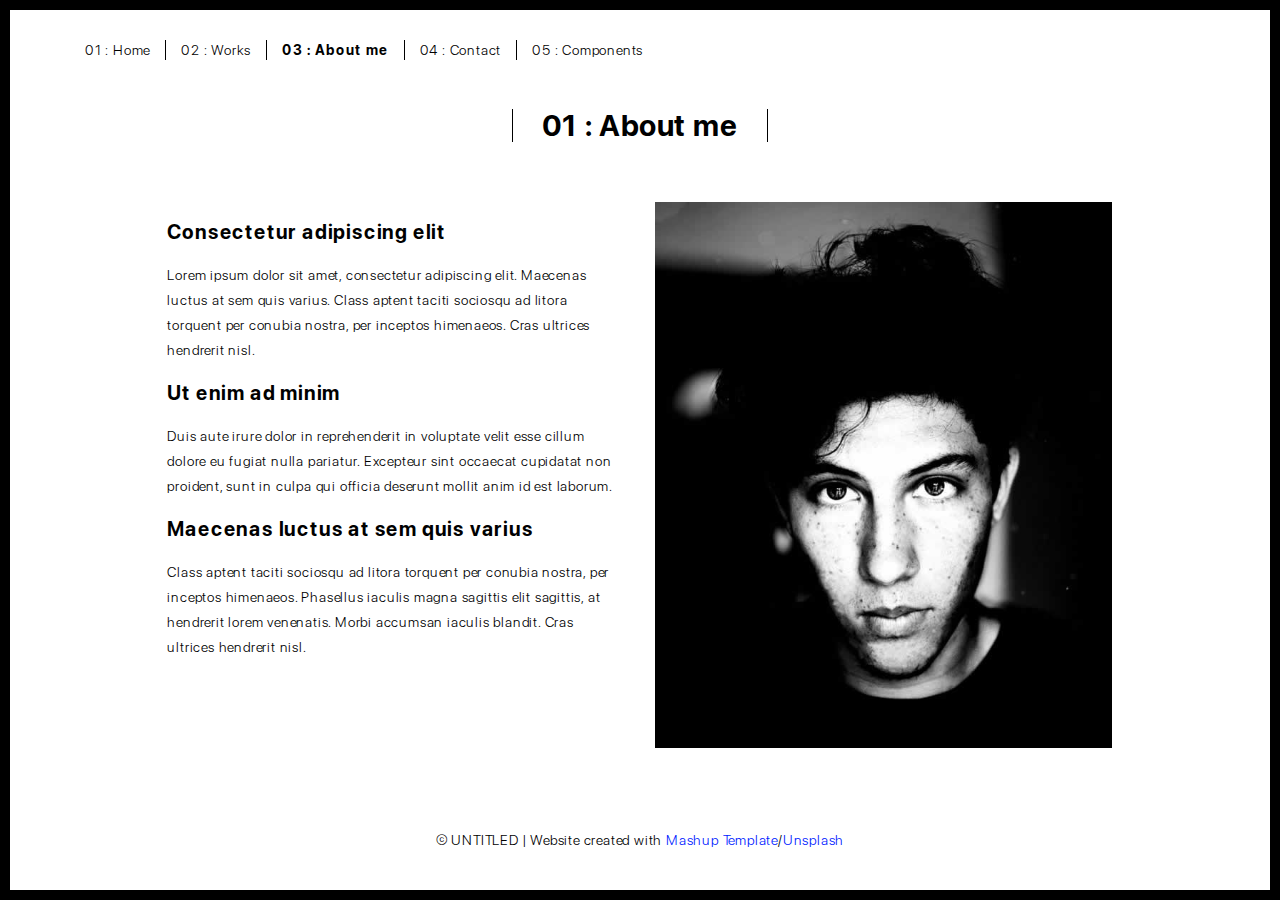
<file: about.html>
<!DOCTYPE html>
<html lang="en">

<head>
  <meta charset="UTF-8">
  <meta content="IE=edge" http-equiv="X-UA-Compatible">
  <meta content="width=device-width,initial-scale=1" name="viewport">
  <meta content="description" name="description">
  <meta name="google" content="notranslate" />
  <meta content="Mashup templates have been developped by Orson.io team" name="author">

  <!-- Disable tap highlight on IE -->
  <meta name="msapplication-tap-highlight" content="no">
  
  <link rel="apple-touch-icon" sizes="180x180" href="./assets/apple-icon-180x180.png">
  <link href="./assets/favicon.ico" rel="icon">

  <title>Title page</title>  

<link href="./main.3f6952e4.css" rel="stylesheet"></head>

<body class="">
<div id="site-border-left"></div>
<div id="site-border-right"></div>
<div id="site-border-top"></div>
<div id="site-border-bottom"></div>
 <!-- Add your content of header -->
<header>
  <nav class="navbar  navbar-fixed-top navbar-default">
    <div class="container">
        <button type="button" class="navbar-toggle collapsed" data-toggle="collapse" data-target="#navbar-collapse" aria-expanded="false">
          <span class="sr-only">Toggle navigation</span>
          <span class="icon-bar"></span>
          <span class="icon-bar"></span>
          <span class="icon-bar"></span>
        </button>

      <div class="collapse navbar-collapse" id="navbar-collapse">
        <ul class="nav navbar-nav ">
          <li><a href="./index.html" title="">01 : Home</a></li>
          <li><a href="./works.html" title="">02 : Works</a></li>
          <li><a href="./about.html" title="">03 : About me</a></li>
          <li><a href="./contact.html" title="">04 : Contact</a></li>
          <li><a href="./components.html" title="">05 : Components</a></li>
        </ul>


      </div> 
    </div>
  </nav>
</header>

<div class="section-container">
    <div class="container">
      <div class="row">
        <div class="col-xs-12">
          <div class="section-container-spacer text-center">
            <h1 class="h2">01 : About me</h1>
          </div>
          
          <div class="row">
            <div class="col-md-10 col-md-offset-1">
              <div class="row">
                <div class="col-xs-12 col-md-6">
                  <h3>Consectetur adipiscing elit</h3>
                  <p>Lorem ipsum dolor sit amet, consectetur adipiscing elit. Maecenas luctus at sem quis varius. 
                  Class aptent taciti sociosqu ad litora torquent per conubia nostra, per inceptos himenaeos. Cras ultrices hendrerit nisl.</p>
                  <h3>Ut enim ad minim </h3>
                  <p>Duis aute irure dolor in reprehenderit in voluptate velit esse
                  cillum dolore eu fugiat nulla pariatur. Excepteur sint occaecat cupidatat non
                  proident, sunt in culpa qui officia deserunt mollit anim id est laborum. 
                  <h3>Maecenas luctus at sem quis varius</h3>
                  <p>
                  Class aptent taciti sociosqu ad litora torquent per conubia nostra, per inceptos himenaeos. Phasellus iaculis magna sagittis elit sagittis, at hendrerit lorem venenatis. Morbi accumsan iaculis blandit. Cras ultrices hendrerit nisl.</p>
                </div>
                <div class="col-xs-12 col-md-6">
                  <img src="./assets/images/profil.jpg" class="img-responsive" alt="">
                </div>
              </div>
            </div>
          </div>
          
          
       </div>
      </div>
    </div>
  </div>


<footer class="footer-container text-center">
  <div class="container">
    <div class="row">
      <div class="col-xs-12">
        <p>© UNTITLED | Website created with <a href="http://www.mashup-template.com/" title="Create website with free html template">Mashup Template</a>/<a href="https://www.unsplash.com/" title="Beautiful Free Images">Unsplash</a></p>
      </div>
    </div>
  </div>
</footer>

<script>
  document.addEventListener("DOMContentLoaded", function (event) {
     navActivePage();
  });
</script>

<!-- Google Analytics: change UA-XXXXX-X to be your site's ID 

<script>
  (function (i, s, o, g, r, a, m) {
    i['GoogleAnalyticsObject'] = r; i[r] = i[r] || function () {
      (i[r].q = i[r].q || []).push(arguments)
    }, i[r].l = 1 * new Date(); a = s.createElement(o),
      m = s.getElementsByTagName(o)[0]; a.async = 1; a.src = g; m.parentNode.insertBefore(a, m)
  })(window, document, 'script', '//www.google-analytics.com/analytics.js', 'ga');
  ga('create', 'UA-XXXXX-X', 'auto');
  ga('send', 'pageview');
</script>

--> <script type="text/javascript" src="./main.70a66962.js"></script></body>

</html>
</file>
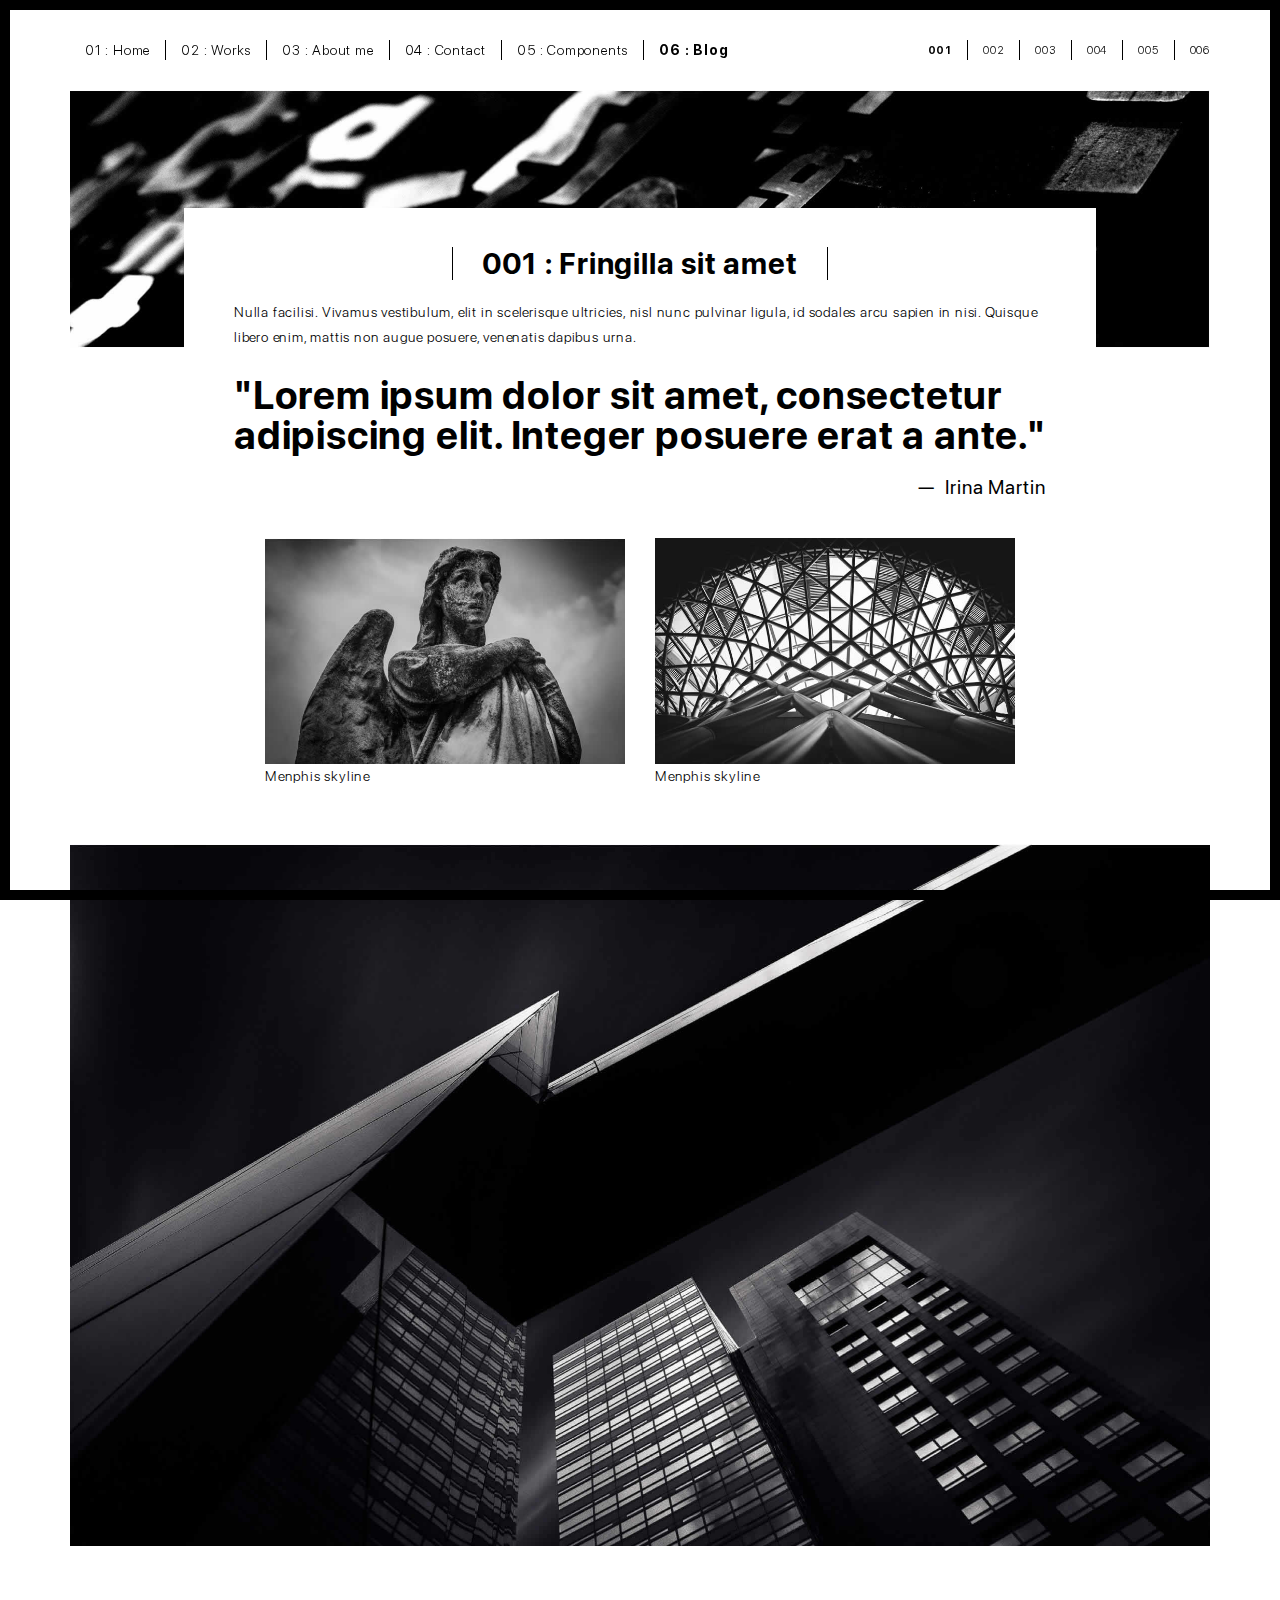
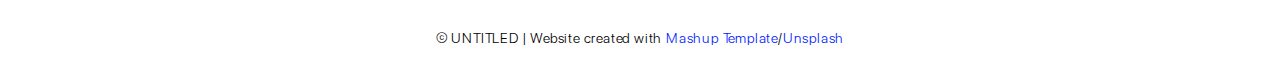
<file: blog-post.html>
<!DOCTYPE html>
<html lang="en">

<head>
  <meta charset="UTF-8">
  <meta content="IE=edge" http-equiv="X-UA-Compatible">
  <meta content="width=device-width,initial-scale=1" name="viewport">
  <meta content="description" name="description">
  <meta name="google" content="notranslate" />
  <meta content="Mashup templates have been developped by Orson.io team" name="author">

  <!-- Disable tap highlight on IE -->
  <meta name="msapplication-tap-highlight" content="no">
  
  <link rel="apple-touch-icon" sizes="180x180" href="./assets/apple-icon-180x180.png">
  <link href="./assets/favicon.ico" rel="icon">

  <title>Title page</title>  

<link href="./main.3f6952e4.css" rel="stylesheet"></head>

<body class="">
<div id="site-border-left"></div>
<div id="site-border-right"></div>
<div id="site-border-top"></div>
<div id="site-border-bottom"></div>
<!-- Add your content of header -->
<header>
  <nav class="navbar  navbar-fixed-top navbar-default">
    <div class="container">
        <button type="button" class="navbar-toggle collapsed" data-toggle="collapse" data-target="#navbar-collapse" aria-expanded="false">
          <span class="sr-only">Toggle navigation</span>
          <span class="icon-bar"></span>
          <span class="icon-bar"></span>
          <span class="icon-bar"></span>
        </button>

      <div class="collapse navbar-collapse" id="navbar-collapse">
        <ul class="nav navbar-nav ">
          <li><a href="./index.html" title="">01 : Home</a></li>
          <li><a href="./works.html" title="">02 : Works</a></li>
          <li><a href="./about.html" title="">03 : About me</a></li>
          <li><a href="./contact.html" title="">04 : Contact</a></li>
          <li><a href="./components.html" title="">05 : Components</a></li>
          <li><a href="./blog.html" title="" class="active">06 : Blog</a></li>
        </ul>


          <ul class="nav navbar-nav navbar-right navbar-small visible-md visible-lg">
            <li><a href="./index.html" title="" class="active">001</a></li>
            <li><a href="./index.html" title="">002</a></li>
            <li><a href="./index.html" title="">003</a></li>
            <li><a href="./index.html" title="">004</a></li>
            <li><a href="./index.html" title="">005</a></li>
            <li><a href="./index.html" title="">006</a></li>
          </ul>


      </div> 
    </div>
  </nav>
</header>
<div class="section-container">
  <div class="container">
    <div class="row">
      <div class="col-xs-12">
        <img src="./assets/images/work001-01.jpg" class="img-responsive" alt="">
        <div class="card-container">
          <div class="text-center">
            <h1 class="h2">001 : Fringilla sit amet</h1>
          </div>
          <p>Nulla facilisi. Vivamus vestibulum, elit in scelerisque ultricies, nisl nunc pulvinar ligula, id sodales arcu sapien in nisi. Quisque libero enim, mattis non augue posuere, venenatis dapibus urna.</p>

          <blockquote>
            <p>"Lorem ipsum dolor sit amet, consectetur adipiscing elit. Integer posuere erat a ante."</p>
            <small class="pull-right">Irina Martin</small>
          </blockquote>
        </div>
      </div>

      
      
      <div class="col-md-8 col-md-offset-2 section-container-spacer">
        <div class="row">
          <div class="col-xs-12 col-md-6">
            <img src="./assets/images/work001-02.jpg" class="img-responsive" alt="">
            <p>Menphis skyline</p>
          </div>
          <div class="col-xs-12 col-md-6">
            <img src="./assets/images/work001-03.jpg" class="img-responsive" alt="">
            <p>Menphis skyline</p>
          </div>
        </div>
      </div>

      <div class="col-xs-12">
        <img src="./assets/images/work001-04.jpg" class="img-responsive" alt="">
      </div>

    </div>
  </div>
</div>


<footer class="footer-container text-center">
  <div class="container">
    <div class="row">
      <div class="col-xs-12">
        <p>© UNTITLED | Website created with <a href="http://www.mashup-template.com/" title="Create website with free html template">Mashup Template</a>/<a href="https://www.unsplash.com/" title="Beautiful Free Images">Unsplash</a></p>
      </div>
    </div>
  </div>
</footer>

<script>
  document.addEventListener("DOMContentLoaded", function (event) {
     navActivePage();
  });
</script>

<!-- Google Analytics: change UA-XXXXX-X to be your site's ID 

<script>
  (function (i, s, o, g, r, a, m) {
    i['GoogleAnalyticsObject'] = r; i[r] = i[r] || function () {
      (i[r].q = i[r].q || []).push(arguments)
    }, i[r].l = 1 * new Date(); a = s.createElement(o),
      m = s.getElementsByTagName(o)[0]; a.async = 1; a.src = g; m.parentNode.insertBefore(a, m)
  })(window, document, 'script', '//www.google-analytics.com/analytics.js', 'ga');
  ga('create', 'UA-XXXXX-X', 'auto');
  ga('send', 'pageview');
</script>

--> <script type="text/javascript" src="./main.70a66962.js"></script></body>

</html>
</file>
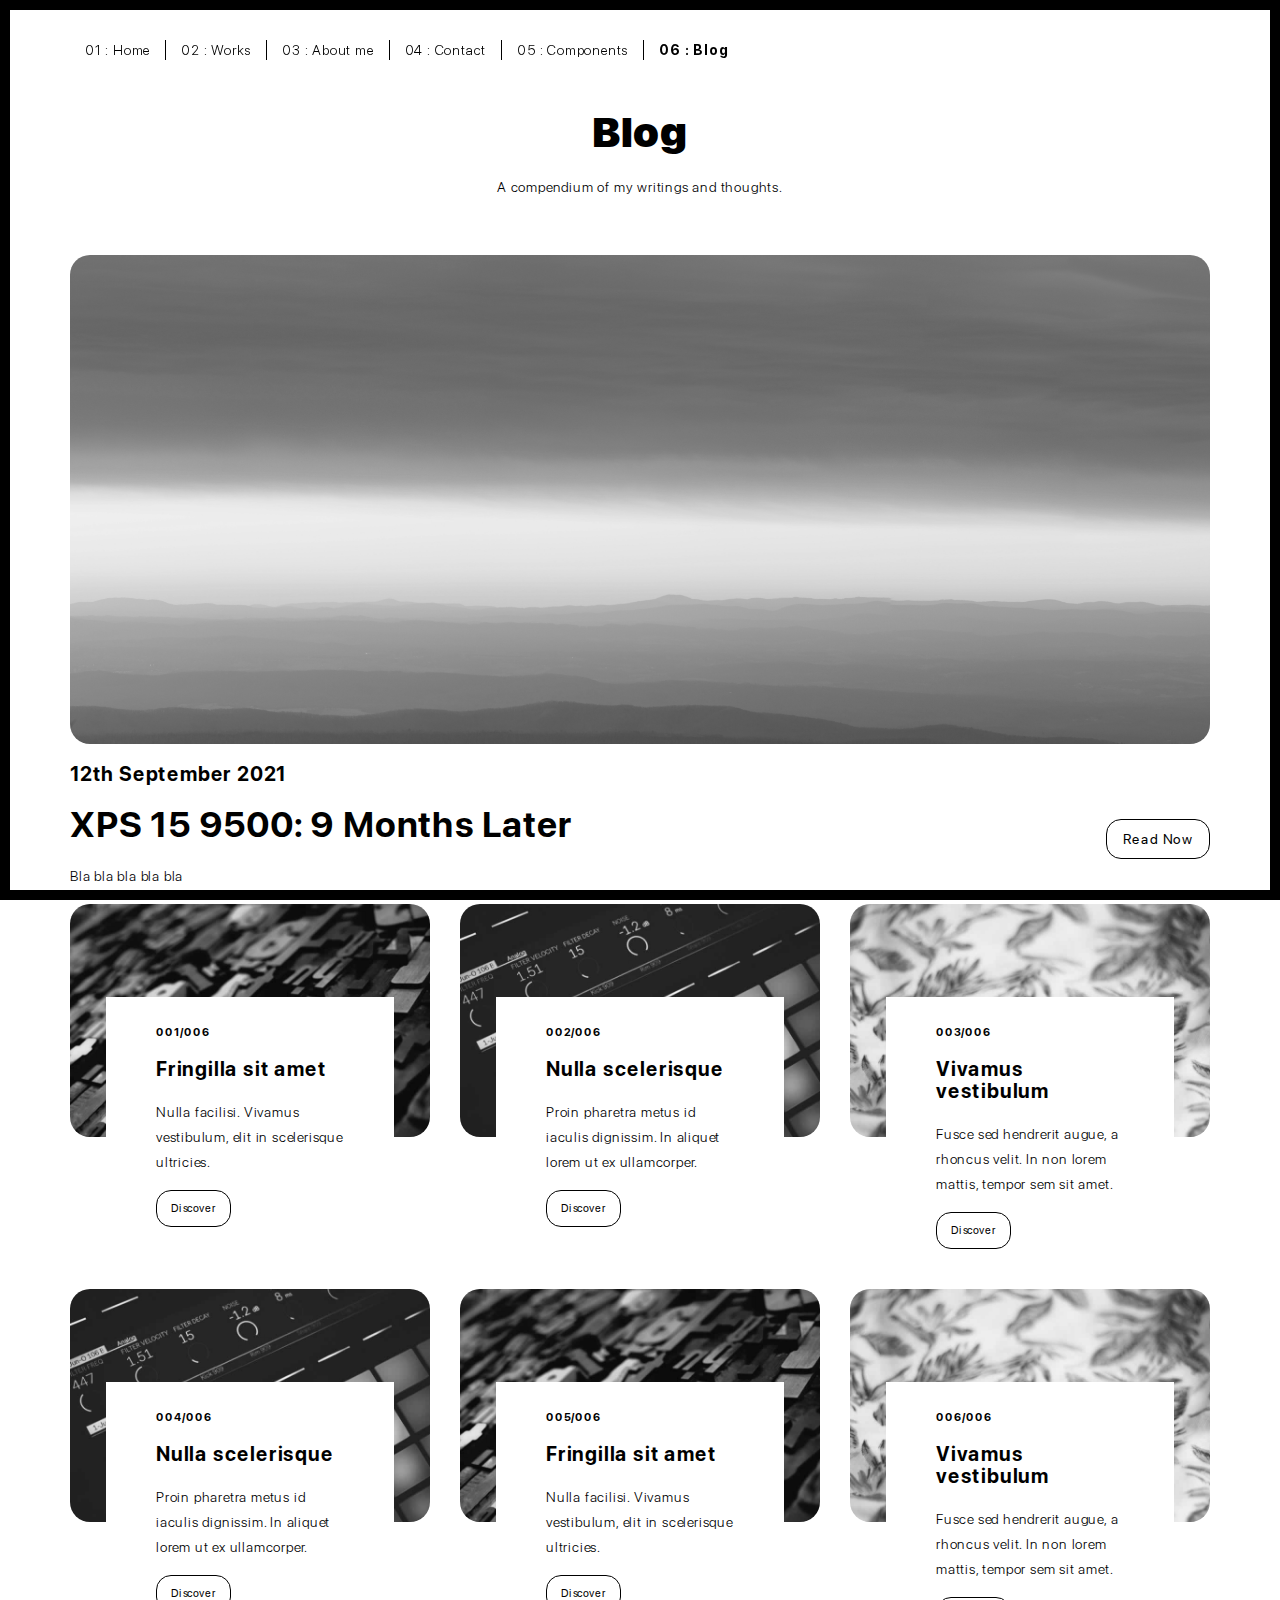
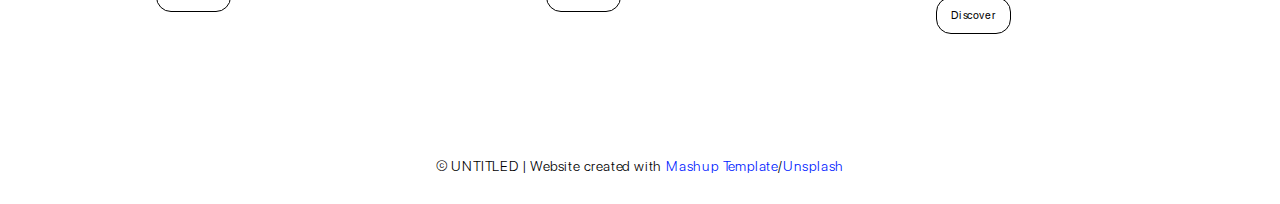
<file: blog.html>
<!DOCTYPE html>
<html lang="en">

<head>
  <meta charset="UTF-8">
  <meta content="IE=edge" http-equiv="X-UA-Compatible">
  <meta content="width=device-width,initial-scale=1" name="viewport">
  <meta content="description" name="description">
  <meta name="google" content="notranslate" />
  <meta content="Mashup templates have been developped by Orson.io team" name="author">

  <!-- Disable tap highlight on IE -->
  <meta name="msapplication-tap-highlight" content="no">
  
  <link rel="apple-touch-icon" sizes="180x180" href="./assets/apple-icon-180x180.png">
  <link href="/assets/favicon.ico" rel="icon">

  <title>Blog - Colin Loh</title>

<link href="./main.3f6952e4.css" rel="stylesheet"></head>

<body class="">
<div id="site-border-left"></div>
<div id="site-border-right"></div>
<div id="site-border-top"></div>
<div id="site-border-bottom"></div>
 <!-- Add your content of header -->
<header>
  <nav class="navbar  navbar-fixed-top navbar-default">
    <div class="container">
        <button type="button" class="navbar-toggle collapsed" data-toggle="collapse" data-target="#navbar-collapse" aria-expanded="false">
          <span class="sr-only">Toggle navigation</span>
          <span class="icon-bar"></span>
          <span class="icon-bar"></span>
          <span class="icon-bar"></span>
        </button>

      <div class="collapse navbar-collapse" id="navbar-collapse">
        <ul class="nav navbar-nav ">
          <li><a href="./index.html" title="">01 : Home</a></li>
          <li><a href="./works.html" title="">02 : Works</a></li>
          <li><a href="./about.html" title="">03 : About me</a></li>
          <li><a href="./contact.html" title="">04 : Contact</a></li>
          <li><a href="./components.html" title="">05 : Components</a></li>
          <li><a href="./blog.html" title="" class="active">06 : Blog</a></li>
        </ul>


      </div> 
    </div>
  </nav>
</header>

<div class="section-container">
  <div class="container">
    <div class="row">
      
      <div class="col-sm-8 col-sm-offset-2 section-container-spacer">
        <div class="text-center">
          <h1 class="subpage-header">Blog</h1>
          <p>A compendium of my writings and thoughts.</p>
        </div>
      </div>

      <div class="col-md-12">

        <!-- MAIN ROW -->
        <div class="item active">
          <div class="row">
            <div class="col-sm-12">

              <a href="./blog-post.html" title="" class="black-image-project-hover">
                <img src="./assets/blog/caleb-white-C4GxpfHVDyc-unsplash.jpg" alt="" class="img-responsive">
              </a>
              <div class="card-container-main">
                <div class="row">
                  <div class="col-lg-10">
                    <h4 class="h3">12th September 2021</h4>
                    <h3 class="blog-main">XPS 15 9500: 9 Months Later</h3>
                    <p>Bla bla bla bla bla</p>
                  </div>
                  <div class="col-lg-2 align-right">
                    <br><br><br>
                    <a href="./blog-post.html" title="" class="btn btn-default btn-lg align-right">Read Now</a>
                  </div>
                </div>
              </div>
            </div>
          </div>

          <div class="row">
            <div class="col-sm-4">

              <a href="./blog-post.html" title="" class="black-image-project-hover">
                <img src="./assets/images/work01-hover.jpg" alt="" class="img-responsive">
              </a>
              <div class="card-container">
                <h4>001/006</h4>
                <h3>Fringilla sit amet</h3>
                <p>Nulla facilisi. Vivamus vestibulum, elit in scelerisque ultricies.</p>
                <a href="./blog-post.html" title="" class="btn btn-default">Discover</a>
              </div>
            </div>
            <div class="col-sm-4">
              <a href="./blog-post.html" title="" class="black-image-project-hover">
                <img src="./assets/images/work02-hover.jpg" alt="" class="img-responsive">
              </a>
              <div class="card-container">
                <h4>002/006</h4>
                <h3>Nulla scelerisque</h3>
                <p>Proin pharetra metus id iaculis dignissim. In aliquet lorem ut ex ullamcorper.</p>
                <a href="./blog-post.html" title="" class="btn btn-default">Discover</a>
              </div>
            </div>
            <div class="col-sm-4">
              <a href="./blog-post.html" title="" class="black-image-project-hover">
                <img src="./assets/images/work03-hover.jpg" alt="" class="img-responsive">
              </a>
              <div class="card-container">
                <h4>003/006</h4>
                <h3>Vivamus vestibulum</h3>
                <p>Fusce sed hendrerit augue, a rhoncus velit. In non lorem mattis, tempor sem sit amet.</p>
                <a href="./blog-post.html" title="" class="btn btn-default">Discover</a>
              </div>
            </div>

          </div>
          <!--/row-->
        </div>


        <div class="item active">
          <div class="row">
            <div class="col-sm-4">
              <a href="./blog-post.html" class="black-image-project-hover">
                <img src="./assets/images/work02-hover.jpg" alt="Image" class="img-responsive">
              </a>
              <div class="card-container">
                <h4>004/006</h4>
                <h3>Nulla scelerisque</h3>
                <p>Proin pharetra metus id iaculis dignissim. In aliquet lorem ut ex ullamcorper.</p>
                <a href="./blog-post.html" class="btn btn-default">Discover</a>
              </div>
            </div>
            <div class="col-sm-4">
              <a href="./blog-post.html" class="black-image-project-hover">
                <img src="./assets/images/work01-hover.jpg" alt="Image" class="img-responsive">
              </a>
              <div class="card-container">
                <h4>005/006</h4>
                <h3>Fringilla sit amet</h3>
                <p>Nulla facilisi. Vivamus vestibulum, elit in scelerisque ultricies.</p>
                <a href="./blog-post.html" class="btn btn-default">Discover</a>
              </div>
            </div>

            <div class="col-sm-4">
              <a href="./blog-post.html" class="black-image-project-hover">
                <img src="./assets/images/work03-hover.jpg" alt="Image" class="img-responsive">
              </a>
              <div class="card-container">
                <h4>006/006</h4>
                <h3>Vivamus vestibulum</h3>
                <p>Fusce sed hendrerit augue, a rhoncus velit. In non lorem mattis, tempor sem sit amet.</p>
                <a href="./blog-post.html" class="btn btn-default">Discover</a>
              </div>
            </div>

          </div>
          <!--/row-->
        </div>
     




    <!--/myCarousel-->
    </div>



    </div>
  </div>
</div>


<footer class="footer-container text-center">
  <div class="container">
    <div class="row">
      <div class="col-xs-12">
        <p>© UNTITLED | Website created with <a href="http://www.mashup-template.com/" title="Create website with free html template">Mashup Template</a>/<a href="https://www.unsplash.com/" title="Beautiful Free Images">Unsplash</a></p>
      </div>
    </div>
  </div>
</footer>

<script>
  document.addEventListener("DOMContentLoaded", function (event) {
     navActivePage();
  });
</script>

<!-- Google Analytics: change UA-XXXXX-X to be your site's ID 

<script>
  (function (i, s, o, g, r, a, m) {
    i['GoogleAnalyticsObject'] = r; i[r] = i[r] || function () {
      (i[r].q = i[r].q || []).push(arguments)
    }, i[r].l = 1 * new Date(); a = s.createElement(o),
      m = s.getElementsByTagName(o)[0]; a.async = 1; a.src = g; m.parentNode.insertBefore(a, m)
  })(window, document, 'script', '//www.google-analytics.com/analytics.js', 'ga');
  ga('create', 'UA-XXXXX-X', 'auto');
  ga('send', 'pageview');
</script>

--> <script type="text/javascript" src="./main.70a66962.js"></script></body>

</html>
</file>
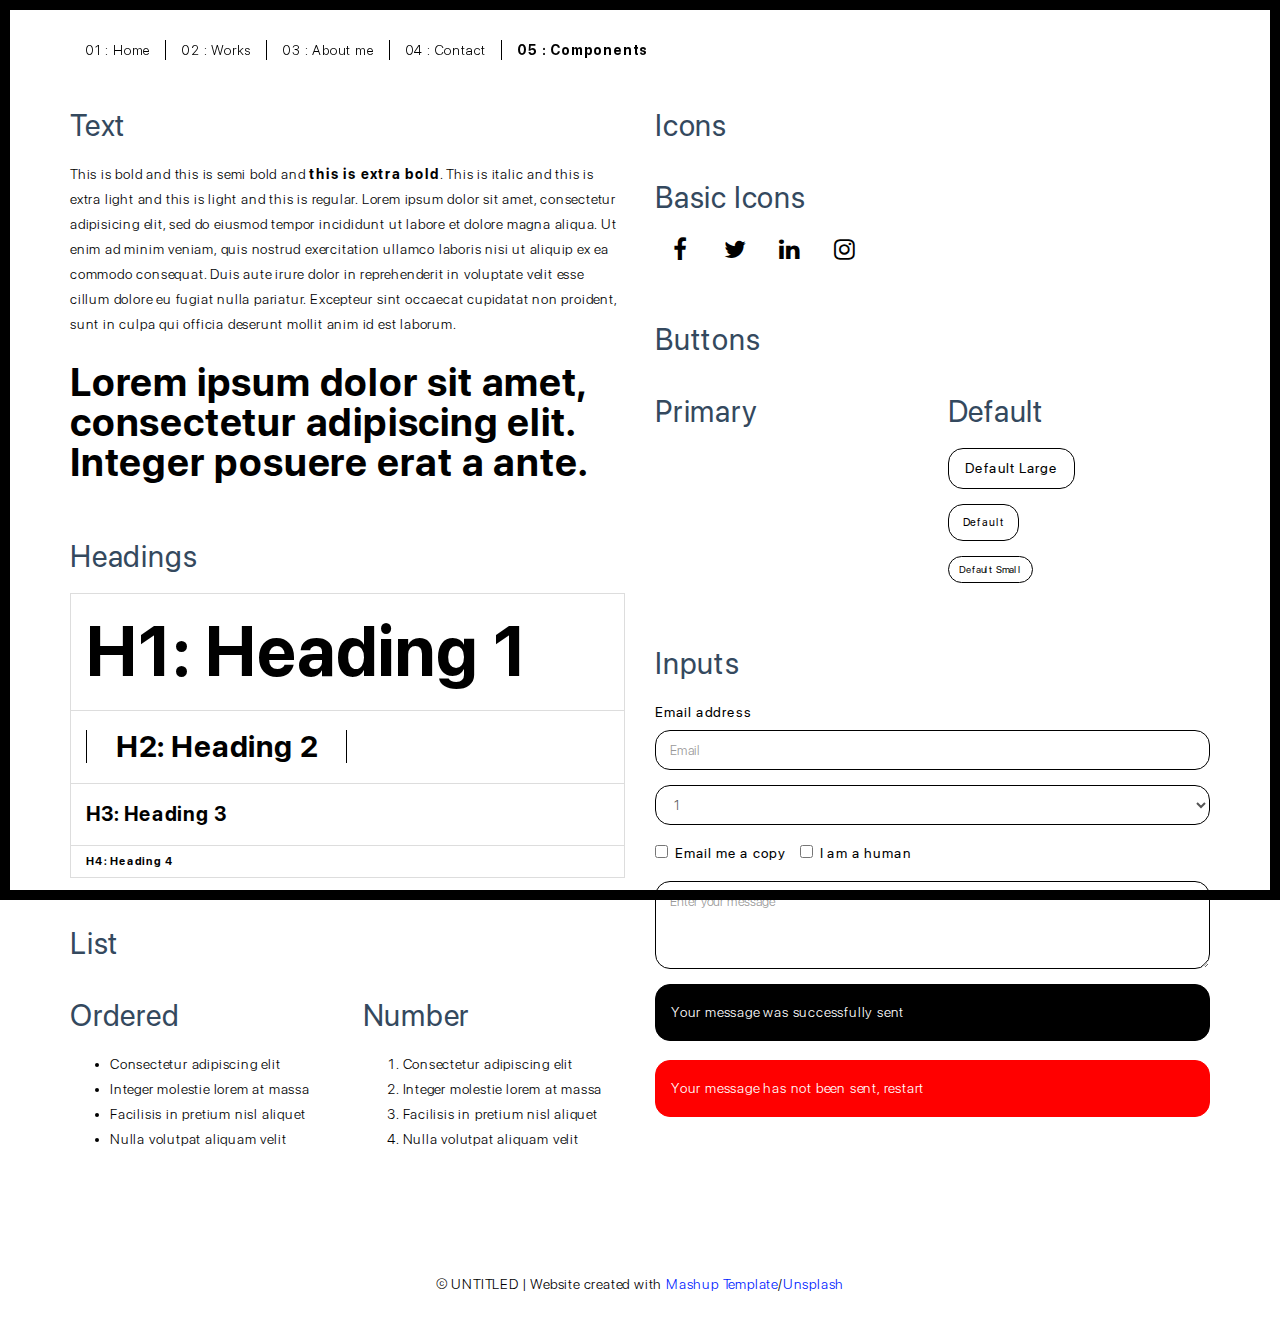
<file: components.html>
<!DOCTYPE html>
<html lang="en">

<head>
  <meta charset="UTF-8">
  <meta content="IE=edge" http-equiv="X-UA-Compatible">
  <meta content="width=device-width,initial-scale=1" name="viewport">
  <meta content="description" name="description">
  <meta name="google" content="notranslate" />
  <meta content="Mashup templates have been developped by Orson.io team" name="author">

  <!-- Disable tap highlight on IE -->
  <meta name="msapplication-tap-highlight" content="no">
  
  <link rel="apple-touch-icon" sizes="180x180" href="./assets/apple-icon-180x180.png">
  <link href="./assets/favicon.ico" rel="icon">

  <title>Title page</title>  

<link href="./main.3f6952e4.css" rel="stylesheet"></head>

<body class="">
<div id="site-border-left"></div>
<div id="site-border-right"></div>
<div id="site-border-top"></div>
<div id="site-border-bottom"></div>
 <!-- Add your content of header -->
<header>
  <nav class="navbar  navbar-fixed-top navbar-default">
    <div class="container">
        <button type="button" class="navbar-toggle collapsed" data-toggle="collapse" data-target="#navbar-collapse" aria-expanded="false">
          <span class="sr-only">Toggle navigation</span>
          <span class="icon-bar"></span>
          <span class="icon-bar"></span>
          <span class="icon-bar"></span>
        </button>

      <div class="collapse navbar-collapse" id="navbar-collapse">
        <ul class="nav navbar-nav ">
          <li><a href="./index.html" title="">01 : Home</a></li>
          <li><a href="./works.html" title="">02 : Works</a></li>
          <li><a href="./about.html" title="">03 : About me</a></li>
          <li><a href="./contact.html" title="">04 : Contact</a></li>
          <li><a href="./components.html" title="">05 : Components</a></li>
        </ul>


      </div> 
    </div>
  </nav>
</header>

<div class="section-container">
  
<!-- Add your site or app content here -->
  <div class="container">
    <div class="row">
      <div class="col-xs-12 col-md-6">

        <div class="template-example">
          <h2 class="template-title-example">Text</h2>
          <p>This is bold and this is semi bold and <b>this is extra bold</b>. This is italic and this is extra light and this is light
          and this is regular. Lorem ipsum dolor sit amet, consectetur adipisicing elit, sed do eiusmod
          tempor incididunt ut labore et dolore magna aliqua. Ut enim ad minim veniam,
          quis nostrud exercitation ullamco laboris nisi ut aliquip ex ea commodo
          consequat. Duis aute irure dolor in reprehenderit in voluptate velit esse
          cillum dolore eu fugiat nulla pariatur. Excepteur sint occaecat cupidatat non
          proident, sunt in culpa qui officia deserunt mollit anim id est laborum.

          <blockquote>
            <p>Lorem ipsum dolor sit amet, consectetur adipiscing elit. Integer posuere erat a ante.</p>
          </blockquote>
          
          </p>
        </div>

        <div class="template-example">
          <h2 class="template-title-example">Headings</h2>
          
          <table class="table table-bordered">
            <tr><td><h1>H1: Heading 1</h1></td></tr>
            <tr><td><h2>H2: Heading 2</h2></td></tr>
            <tr><td><h3>H3: Heading 3</h3></td></tr>
            <tr><td><h4>H4: Heading 4</h4></td></tr>
          </table>
          
        </div>

        
        <div class="template-example">
          <h2 class="template-title-example">List</h2>
          <div class="row">
            <div class="col-md-6">
              <h3 class="template-title-example">Ordered</h3>
              <ul>
                <li>Consectetur adipiscing elit</li>
                <li>Integer molestie lorem at massa</li>
                <li>Facilisis in pretium nisl aliquet</li>
                <li>Nulla volutpat aliquam velit</li>
              </ul>
            </div>
            <div class="col-md-6">
              <h3 class="template-title-example">Number</h3>
              <ol>
                <li>Consectetur adipiscing elit</li>
                <li>Integer molestie lorem at massa</li>
                <li>Facilisis in pretium nisl aliquet</li>
                <li>Nulla volutpat aliquam velit</li>
              </ol>
            </div>
          </div>
        </div>
        
      </div>

      <div class="col-xs-12 col-md-6">
        <div class="template-example">
          <h2 class="template-title-example">Icons</h2>
          
          <div class="row">
            
            <div class="col-md-6">
               <h3 class="template-title-example">Basic Icons</h2>
                <ul class="list-icons">
                  <li>
                    <span class="fa-icon">
                      <i class="fa fa-facebook"></i>
                    </span>
                  </li>
                  <li>
                    <span class="fa-icon">
                      <i class="fa fa-twitter"></i>
                    </span>
                  </li>
                  <li>
                    <span class="fa-icon">
                      <i class="fa fa-linkedin"></i>
                    </span>
                  </li>
                  <li>
                    <span class="fa-icon">
                      <i class="fa fa-instagram"></i>
                    </span>
                  </li>
                </ul>
            </div>

          </div>


          


        </div>

        <div class="template-example">
          <h2 class="template-title-example">Buttons</h2>
          <div class="row">
            <div class="col-md-6">
              <h3 class="template-title-example">Primary</h2>
              <div class="row">
                  <div class="col-md-6">
                  <p><a href="" class="btn btn-primary btn-lg">Primary Large</a></p>
                  <p><a href="" class="btn btn-primary">Primary </a></p>
                  <p><a href="" class="btn btn-primary btn-sm">Primary Small</a></p>
                </div>
              </div>

              
            </div>

            <div class="col-md-6">
              <h3 class="template-title-example">Default</h2>
              <div class="row">
                  <div class="col-md-6">
                  <p><a href="" class="btn btn-default btn-lg">Default Large</a></p>
                  <p><a href="" class="btn btn-default">Default </a></p>
                  <p><a href="" class="btn btn-default btn-sm">Default Small</a></p>
                </div>
              </div>

            </div>
          </div>
        </div>
        
        <div class="template-example">
          <h2 class="template-title-example">Inputs</h2>

            <div class="form-group">
              <label for="exampleInputEmail1">Email address</label>
              <input type="email" class="form-control" id="exampleInputEmail1" placeholder="Email">
            </div>

            <div class="form-group">
              <select class="form-control">
                <option>1</option>
                <option>2</option>
                <option>3</option>
                <option>4</option>
                <option>5</option>
              </select>
            </div>

            <div class="form-group">
              <label class="checkbox-inline">
                <input 
                type="checkbox" id="inlineCheckbox1" value="option1"> Email me a copy
              </label>
              <label class="checkbox-inline">
                <input type="checkbox" id="inlineCheckbox2" value="option2"> I am a human
              </label>
            </div>

            <div class="form-group">
              <textarea class="form-control" rows="3" placeholder="Enter your message"></textarea>
            </div>
            
            <div class="alert alert-success" role="alert">Your message was successfully sent</div>
            <div class="alert alert-danger" role="alert">Your message has not been sent, restart</div>
        </div>




      </div>
    </div>
  </div>
</div>

<footer class="footer-container text-center">
  <div class="container">
    <div class="row">
      <div class="col-xs-12">
        <p>© UNTITLED | Website created with <a href="http://www.mashup-template.com/" title="Create website with free html template">Mashup Template</a>/<a href="https://www.unsplash.com/" title="Beautiful Free Images">Unsplash</a></p>
      </div>
    </div>
  </div>
</footer>

<script>
  document.addEventListener("DOMContentLoaded", function (event) {
     navActivePage();
  });
</script>

<!-- Google Analytics: change UA-XXXXX-X to be your site's ID 

<script>
  (function (i, s, o, g, r, a, m) {
    i['GoogleAnalyticsObject'] = r; i[r] = i[r] || function () {
      (i[r].q = i[r].q || []).push(arguments)
    }, i[r].l = 1 * new Date(); a = s.createElement(o),
      m = s.getElementsByTagName(o)[0]; a.async = 1; a.src = g; m.parentNode.insertBefore(a, m)
  })(window, document, 'script', '//www.google-analytics.com/analytics.js', 'ga');
  ga('create', 'UA-XXXXX-X', 'auto');
  ga('send', 'pageview');
</script>

--> <script type="text/javascript" src="./main.70a66962.js"></script></body>

</html>
</file>
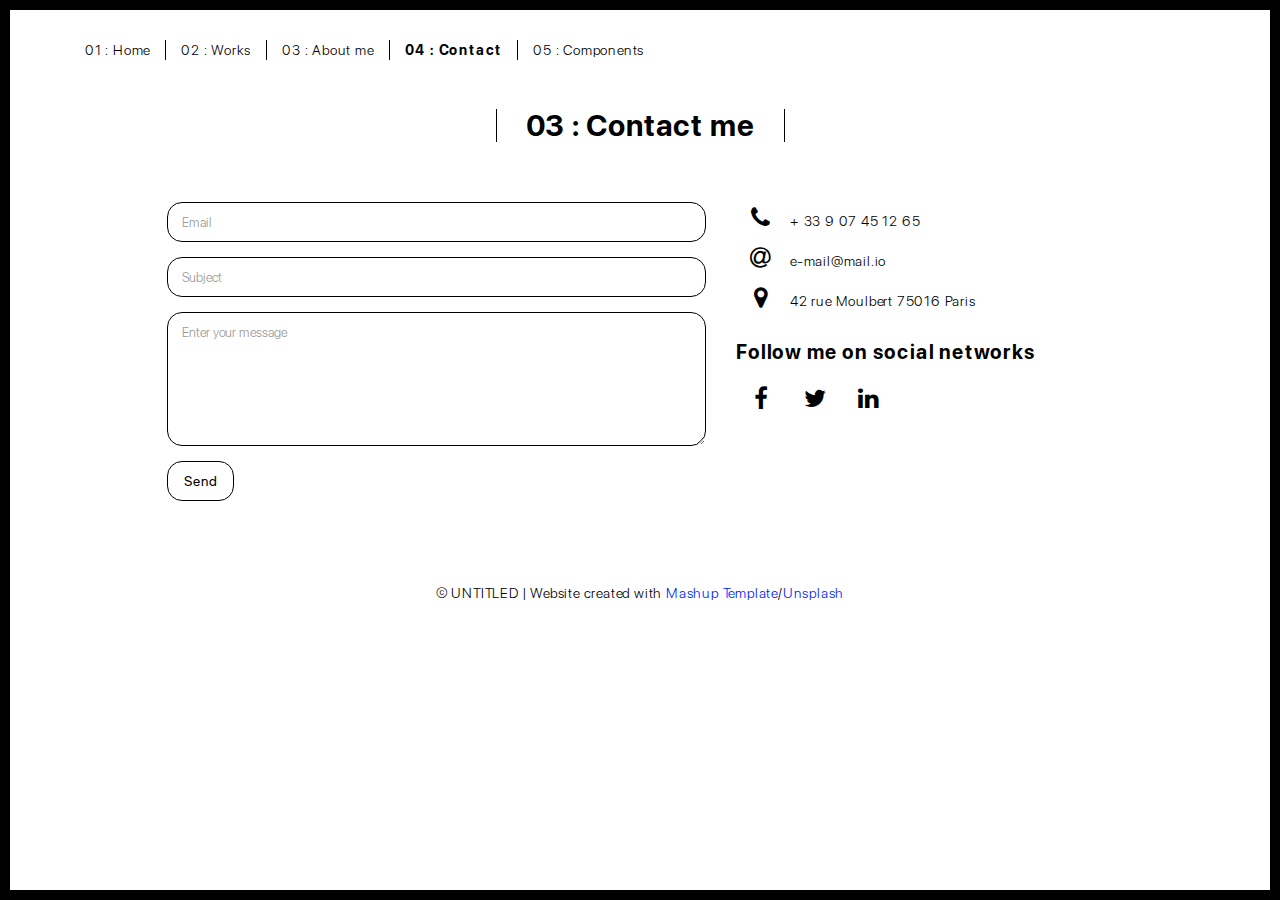
<file: contact.html>
<!DOCTYPE html>
<html lang="en">

<head>
  <meta charset="UTF-8">
  <meta content="IE=edge" http-equiv="X-UA-Compatible">
  <meta content="width=device-width,initial-scale=1" name="viewport">
  <meta content="description" name="description">
  <meta name="google" content="notranslate" />
  <meta content="Mashup templates have been developped by Orson.io team" name="author">

  <!-- Disable tap highlight on IE -->
  <meta name="msapplication-tap-highlight" content="no">
  
  <link rel="apple-touch-icon" sizes="180x180" href="./assets/apple-icon-180x180.png">
  <link href="./assets/favicon.ico" rel="icon">

  <title>Title page</title>  

<link href="./main.3f6952e4.css" rel="stylesheet"></head>

<body class="">
<div id="site-border-left"></div>
<div id="site-border-right"></div>
<div id="site-border-top"></div>
<div id="site-border-bottom"></div>
 <!-- Add your content of header -->
<header>
  <nav class="navbar  navbar-fixed-top navbar-default">
    <div class="container">
        <button type="button" class="navbar-toggle collapsed" data-toggle="collapse" data-target="#navbar-collapse" aria-expanded="false">
          <span class="sr-only">Toggle navigation</span>
          <span class="icon-bar"></span>
          <span class="icon-bar"></span>
          <span class="icon-bar"></span>
        </button>

      <div class="collapse navbar-collapse" id="navbar-collapse">
        <ul class="nav navbar-nav ">
          <li><a href="./index.html" title="">01 : Home</a></li>
          <li><a href="./works.html" title="">02 : Works</a></li>
          <li><a href="./about.html" title="">03 : About me</a></li>
          <li><a href="./contact.html" title="">04 : Contact</a></li>
          <li><a href="./components.html" title="">05 : Components</a></li>
        </ul>


      </div> 
    </div>
  </nav>
</header>

<div class="section-container">
    <div class="container">
      <div class="row">
        <div class="col-xs-12">
          <div class="section-container-spacer text-center">
            <h1 class="h2">03 : Contact me</h1>
          </div>
          
          <div class="row">
            <div class="col-md-10 col-md-offset-1">
               <form action="" class="reveal-content">
                  <div class="row">
                    <div class="col-md-7">
                      <div class="form-group">
                        <input type="email" class="form-control" id="email" placeholder="Email">
                      </div>
                      <div class="form-group">
                        <input type="text" class="form-control" id="subject" placeholder="Subject">
                      </div>
                      <div class="form-group">
                        <textarea class="form-control" rows="5" placeholder="Enter your message"></textarea>
                      </div>
                      <button type="submit" class="btn btn-default btn-lg">Send</button>
                    </div>
                    <div class="col-md-5 address-container">
                      <ul class="list-unstyled">
                        <li>
                          <span class="fa-icon">
                            <i class="fa fa-phone" aria-hidden="true"></i>
                          </span>
                          + 33 9 07 45 12 65
                        </li>
                        <li>
                          <span class="fa-icon">
                            <i class="fa fa-at" aria-hidden="true"></i>
                          </span>
                          e-mail@mail.io
                        </li>
                        <li>
                          <span class="fa-icon">
                            <i class="fa fa fa-map-marker" aria-hidden="true"></i>
                          </span>
                          42 rue Moulbert 75016 Paris
                        </li>
                      </ul>
                      <h3>Follow me on social networks</h3>
                      <a href="http://www.facebook.com" title="" class="fa-icon">
                        <i class="fa fa-facebook"></i>
                      </a>
                      <a href="http://www.twitter.com" title="" class="fa-icon">
                        <i class="fa fa-twitter"></i>
                      </a>
                      <a href="http://www.linkedin.com" title="" class="fa-icon">
                        <i class="fa fa-linkedin"></i>
                      </a>

                    </div>
                  </div>
                </form>
            </div>

          </div>
         
       </div>
      </div>
    </div>
  </div>


<footer class="footer-container text-center">
  <div class="container">
    <div class="row">
      <div class="col-xs-12">
        <p>© UNTITLED | Website created with <a href="http://www.mashup-template.com/" title="Create website with free html template">Mashup Template</a>/<a href="https://www.unsplash.com/" title="Beautiful Free Images">Unsplash</a></p>
      </div>
    </div>
  </div>
</footer>

<script>
  document.addEventListener("DOMContentLoaded", function (event) {
     navActivePage();
  });
</script>

<!-- Google Analytics: change UA-XXXXX-X to be your site's ID 

<script>
  (function (i, s, o, g, r, a, m) {
    i['GoogleAnalyticsObject'] = r; i[r] = i[r] || function () {
      (i[r].q = i[r].q || []).push(arguments)
    }, i[r].l = 1 * new Date(); a = s.createElement(o),
      m = s.getElementsByTagName(o)[0]; a.async = 1; a.src = g; m.parentNode.insertBefore(a, m)
  })(window, document, 'script', '//www.google-analytics.com/analytics.js', 'ga');
  ga('create', 'UA-XXXXX-X', 'auto');
  ga('send', 'pageview');
</script>

--> <script type="text/javascript" src="./main.70a66962.js"></script></body>

</html>
</file>
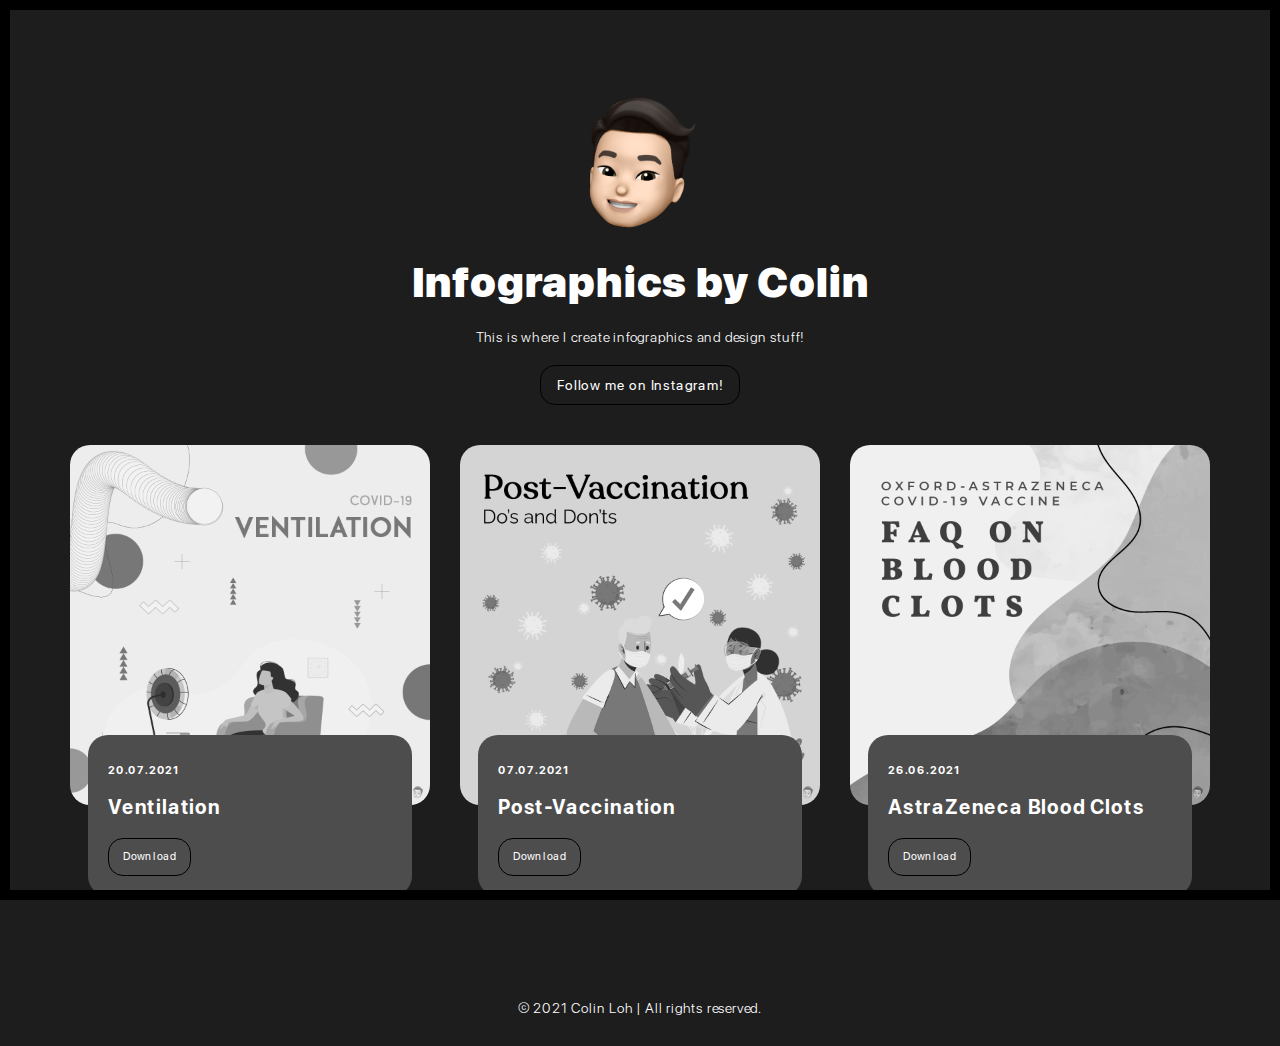
<file: infographics.html>
<!DOCTYPE html>
<html lang="en">

<head>
  <meta charset="UTF-8">
  <meta content="IE=edge" http-equiv="X-UA-Compatible">
  <meta content="width=device-width,initial-scale=1" name="viewport">
  <meta content="Download center for @infographics_by_colin" name="description">
  <meta name="google" content="notranslate" />
  <meta content="Colin Loh" name="author">

  <!-- Disable tap highlight on IE -->
  <meta name="msapplication-tap-highlight" content="no">
  
  <link rel="apple-touch-icon" sizes="180x180" href="./assets/apple-icon-180x180.png">
  <link href="/assets/favicon.ico" rel="icon">

  <title>Infographics by Colin</title>

<link href="./main.3f6952e4.css" rel="stylesheet"></head>

<body class="black-bg">
<div id="site-border-left"></div>
<div id="site-border-right"></div>
<div id="site-border-top"></div>
<div id="site-border-bottom"></div>
 <!-- Add your content of header -->
<header>
  <!--<nav class="navbar  navbar-fixed-top navbar-default">
    <div class="container">
        <button type="button" class="navbar-toggle collapsed" data-toggle="collapse" data-target="#navbar-collapse" aria-expanded="false">
          <span class="sr-only">Toggle navigation</span>
          <span class="icon-bar"></span>
          <span class="icon-bar"></span>
          <span class="icon-bar"></span>
        </button>

      <div class="collapse navbar-collapse" id="navbar-collapse">
        <ul class="nav navbar-nav ">
          <li><a href="./index.html" title="">01 : Home</a></li>
          <li><a href="./works.html" title="">02 : Works</a></li>
          <li><a href="./about.html" title="">03 : About me</a></li>
          <li><a href="./contact.html" title="">04 : Contact</a></li>
          <li><a href="./components.html" title="">05 : Components</a></li>
          <li><a href="./blog.html" title="" class="active">06 : Blog</a></li>
        </ul>


      </div>
    </div>
  </nav>-->
</header>

<div class="section-container">
  <div class="container">
    <div class="row">
      
      <div class="col-sm-8 col-sm-offset-2 section-container-spacer white-text-container">
        <div class="text-center">
          <img src="assets/favicon.png" width="150px">
          <h1 class="subpage-header">Infographics by Colin</h1>
          <p>This is where I create infographics and design stuff!</p>
          <a href="https://www.instagram.com/infographics_by_colin/" class="btn btn-default btn-lg">Follow me on Instagram!</a>
        </div>
      </div>

      <div class="col-md-12">
          <div class="row white-text-container">
            <div class="col-sm-4">

              <a href="./blog-post.html" title="" class="black-image-project-hover">
                <img src="assets/infographics/08-ventilation/Ventilation01Intro.png" alt="" class="img-responsive">
              </a>
              <div class="card-container-info">
                <h4>20.07.2021</h4>
                <h3>Ventilation</h3>
                <a href="./infographics/08-ventilation.html" title="" class="btn btn-default">Download</a>
              </div>
            </div>
            <div class="col-sm-4">
              <a href="./blog-post.html" title="" class="black-image-project-hover">
                <img src="assets/infographics/05-post-vaccination/1Post-Vaccination-Intro.png" alt="" class="img-responsive">
              </a>
              <div class="card-container-info">
                <h4>07.07.2021</h4>
                <h3>Post-Vaccination</h3>
                <a href="./infographics/05-post-vaccination.html" title="Post-Vaccination" class="btn btn-default">Download</a>
              </div>
            </div>
            <div class="col-sm-4">
              <a href="./blog-post.html" title="" class="black-image-project-hover">
                <img src="assets/infographics/02-az-blood-clot/AZ-Clots.png" alt="" class="img-responsive">
              </a>
              <div class="card-container-info">
                <h4>26.06.2021</h4>
                <h3>AstraZeneca Blood Clots</h3>
                <a href="./infographics/02-az-blood-clot.html" title="AstraZeneca Blood Clots" class="btn btn-default">Download</a>
              </div>
            </div>

          </div>
          <!--/row-->
        </div>


        <!--<div class="item active">
          <div class="row">
            <div class="col-sm-4">
              <a href="./blog-post.html" class="black-image-project-hover">
                <img src="./assets/images/work02-hover.jpg" alt="Image" class="img-responsive">
              </a>
              <div class="card-container-info">
                <h4>004/006</h4>
                <h3>Nulla scelerisque</h3>
                <p>Proin pharetra metus id iaculis dignissim. In aliquet lorem ut ex ullamcorper.</p>
                <a href="./blog-post.html" class="btn btn-default">Discover</a>
              </div>
            </div>
            <div class="col-sm-4">
              <a href="./blog-post.html" class="black-image-project-hover">
                <img src="./assets/images/work01-hover.jpg" alt="Image" class="img-responsive">
              </a>
              <div class="card-container-info">
                <h4>005/006</h4>
                <h3>Fringilla sit amet</h3>
                <p>Nulla facilisi. Vivamus vestibulum, elit in scelerisque ultricies.</p>
                <a href="./blog-post.html" class="btn btn-default">Discover</a>
              </div>
            </div>

            <div class="col-sm-4">
              <a href="./blog-post.html" class="black-image-project-hover">
                <img src="./assets/images/work03-hover.jpg" alt="Image" class="img-responsive">
              </a>
              <div class="card-container-info">
                <h4>006/006</h4>
                <h3>Vivamus vestibulum</h3>
                <p>Fusce sed hendrerit augue, a rhoncus velit. In non lorem mattis, tempor sem sit amet.</p>
                <a href="./blog-post.html" class="btn btn-default">Discover</a>
              </div>
            </div>

          </div>
          &lt;!&ndash;/row&ndash;&gt;
        </div>-->
     




    <!--/myCarousel-->
    </div>



    </div>
  </div>
</div>


<footer class="footer-container text-center white-text-container">
  <div class="container">
    <div class="row">
      <div class="col-xs-12">
        <p>© 2021 Colin Loh | All rights reserved.</a></p>
      </div>
    </div>
  </div>
</footer>

<script>
  document.addEventListener("DOMContentLoaded", function (event) {
     navActivePage();
  });
</script>

<!-- Google Analytics: change UA-XXXXX-X to be your site's ID 

<script>
  (function (i, s, o, g, r, a, m) {
    i['GoogleAnalyticsObject'] = r; i[r] = i[r] || function () {
      (i[r].q = i[r].q || []).push(arguments)
    }, i[r].l = 1 * new Date(); a = s.createElement(o),
      m = s.getElementsByTagName(o)[0]; a.async = 1; a.src = g; m.parentNode.insertBefore(a, m)
  })(window, document, 'script', '//www.google-analytics.com/analytics.js', 'ga');
  ga('create', 'UA-XXXXX-X', 'auto');
  ga('send', 'pageview');
</script>

--> <script type="text/javascript" src="./main.70a66962.js"></script></body>

</html>
</file>
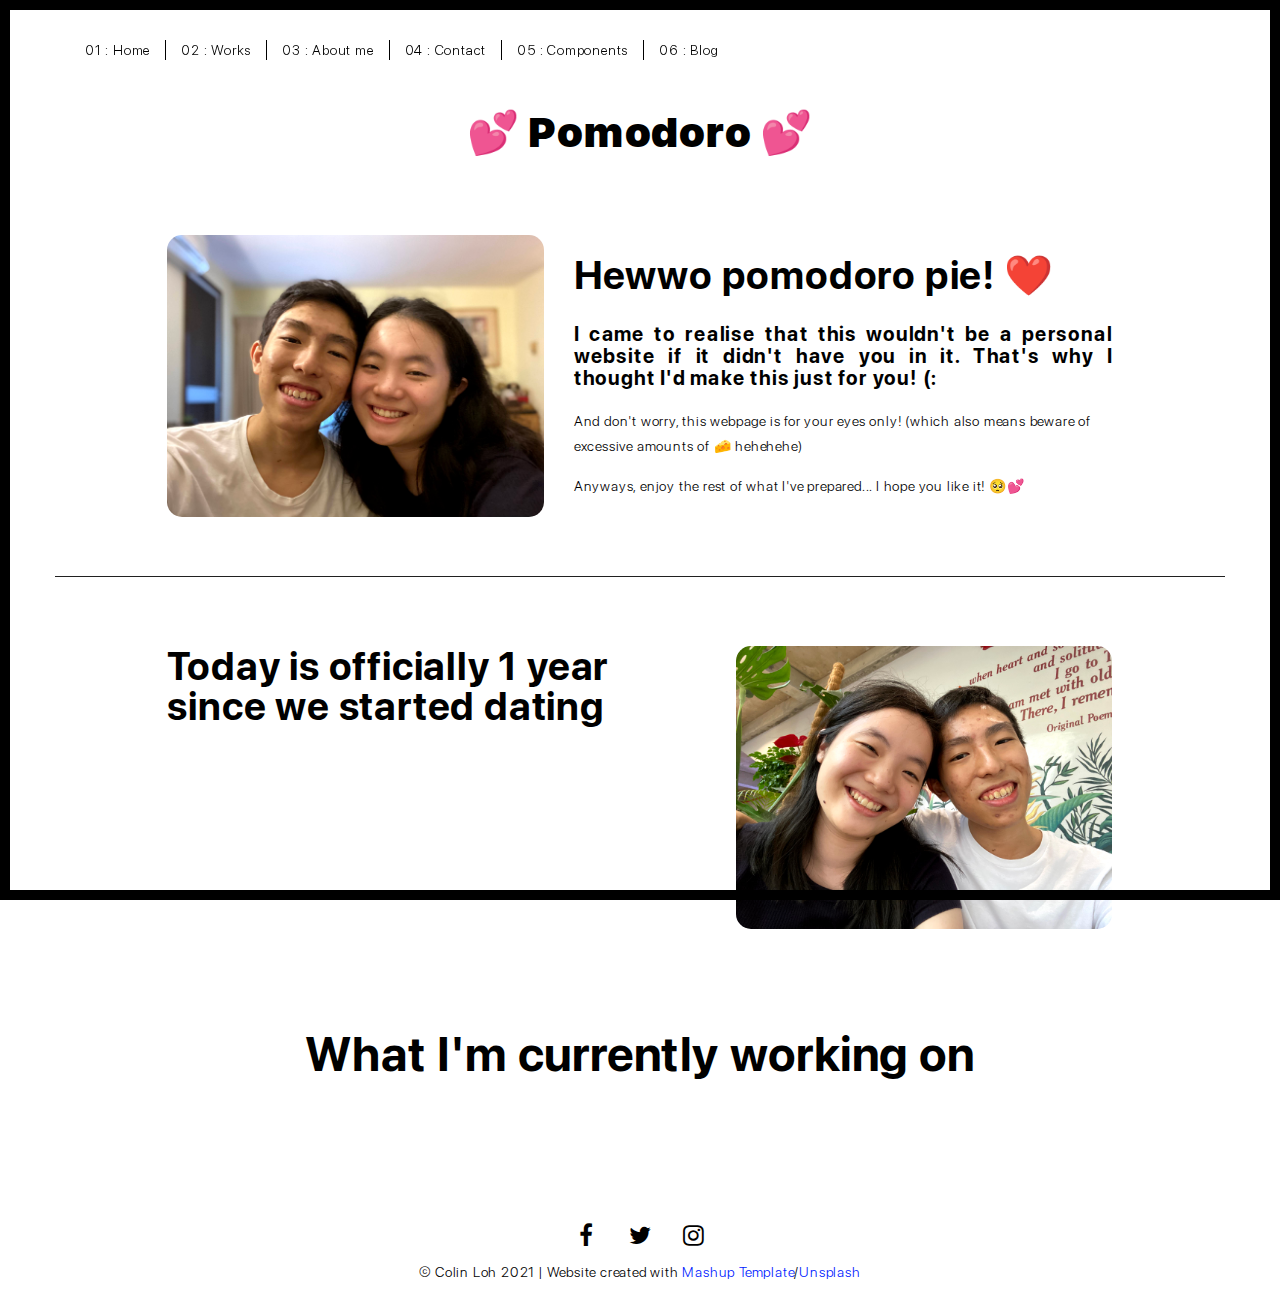
<file: pomodoro.html>
<!DOCTYPE html>
<html lang="en">

<head>
  <meta charset="UTF-8">
  <meta content="IE=edge" http-equiv="X-UA-Compatible">
  <meta content="width=device-width,initial-scale=1" name="viewport">
  <meta content="description" name="description">
  <meta name="google" content="notranslate" />
  <meta content="For my pomodoro <3..." name="Colin">

  <!-- Disable tap highlight on IE -->
  <meta name="msapplication-tap-highlight" content="no">
  
  <link rel="apple-touch-icon" sizes="180x180" href="/assets/favicon.png">
  <link href="/assets/favicon.ico" rel="icon">

  <title>Pomodoro 💕 | Colin Loh</title>

<link href="./main.3f6952e4.css" rel="stylesheet"></head>

<body class="">

<div id="site-border-left"></div>
<div id="site-border-right"></div>
<div id="site-border-top"></div>
<div id="site-border-bottom"></div>
 <!-- Add your content of header -->
<header>
  <nav class="navbar  navbar-fixed-top navbar-default">
    <div class="container">
        <button type="button" class="navbar-toggle collapsed" data-toggle="collapse" data-target="#navbar-collapse" aria-expanded="false">
          <span class="sr-only">Toggle navigation</span>
          <span class="icon-bar"></span>
          <span class="icon-bar"></span>
          <span class="icon-bar"></span>
        </button>

      <div class="collapse navbar-collapse" id="navbar-collapse">
        <ul class="nav navbar-nav ">
          <li><a href="./index.html" title="">01 : Home</a></li>
          <li><a href="./works.html" title="">02 : Works</a></li>
          <li><a href="./about.html" title="">03 : About me</a></li>
          <li><a href="./contact.html" title="">04 : Contact</a></li>
          <li><a href="./components.html" title="">05 : Components</a></li>
          <li><a href="./blog.html" title="">06 : Blog</a></li>
        </ul>


      </div> 
    </div>
  </nav>
</header>

<div class="section-container">
    <div class="container">
      <div class="row">
        <div class="col-xs-12">
          <div class="section-container-spacer text-center">
            <h1 class="subpage-header">💕 Pomodoro 💕</h1>
          </div>

          <!--<div class="row">
            <div class="col-lg-7 col-sm-12">
              <blockquote>Hi! My name is Colin. I'm a data analytics and commerce undergraduate student with
                a passion for technology and design.</blockquote>
              <a href="./about.html" class="btn btn-default btn-lg">→ About me</a>
            </div>
            <div class="col-lg-4 col-sm-12">
              <img src="./assets/about-me/2019-02-25%2006.48.35%201%20copy.jpg" class="img-circle" alt="A picture of myself" width="70%">
            </div>
          </div>-->

          <div class="row container-padding">
            <div class="col-md-10 col-md-offset-1">
              <div class="row">
                <div class="col-xs-12 col-md-5">
                  <img src="./assets/pomodoro/IMG_5049.jpg" class="img-rounded" width="100%" alt="A picture of us!">
                </div>
                <div class="col-xs-12 col-md-7 vertical-align-middle">
                  <blockquote>Hewwo pomodoro pie! ❤️</blockquote>
                  <h3 class="text-justify">I came to realise that this wouldn't be a personal website if it didn't have you in it. That's why I thought I'd make this just for you! (:</h3>
                  <p>And don't worry, this webpage is for your eyes only! (which also means beware of excessive amounts of 🧀 hehehehe)</p>
                  <p>Anyways, enjoy the rest of what I've prepared... I hope you like it! 🥺💕</p>
                </div>
              </div>
            </div>
          </div>

          <div class="row"><hr></div>

          <div class="row container-padding">
            <div class="col-md-10 col-md-offset-1">
              <div class="row">
                <div class="col-xs-12 col-md-7">
                  <blockquote>Today is officially 1 year since we started dating</blockquote>
                </div>
                <div class="col-xs-12 col-md-5 vertical-align-middle">
                  <img src="./assets/pomodoro/IMG_4134.jpg" class="img-rounded" width="100%" alt="Our first date <3">
                </div>
              </div>
            </div>
          </div>

          <!--<div class="row"><hr></div>-->

          <div class="row container-padding">
            <div class="col-lg-12">
              <h1 class="home-main text-center">What I'm currently working on</h1>
            </div>
          </div>
          
       </div>
      </div>
    </div>
  </div>


<footer class="footer-container text-center">
  <div class="container">
    <div class="row">
      <div class="col-md-12">
        <a href="http://www.facebook.com/colinisnotsmall" target="_blank" title="" class="fa-icon">
          <i class="fa fa-facebook"></i>
        </a>
        <a href="http://www.twitter.com/colinisnotsmall" target="_blank" title="" class="fa-icon">
          <i class="fa fa-twitter"></i>
        </a>
        <a href="http://www.instagram.com/colinisnotsmall" target="_blank" title="" class="fa-icon">
          <i class="fa fa-instagram"></i>
        </a>
      </div>
    </div>
    <div class="row">
      <div class="col-xs-12">
        <p>© Colin Loh 2021 | Website created with <a href="http://www.mashup-template.com/" title="Create website with free html template">Mashup Template</a>/<a href="https://www.unsplash.com/" title="Beautiful Free Images">Unsplash</a></p>
      </div>
    </div>
  </div>
</footer>

<script>
  document.addEventListener("DOMContentLoaded", function (event) {
     navActivePage();
  });
</script>

<!-- Google Analytics: change UA-XXXXX-X to be your site's ID 

<script>
  (function (i, s, o, g, r, a, m) {
    i['GoogleAnalyticsObject'] = r; i[r] = i[r] || function () {
      (i[r].q = i[r].q || []).push(arguments)
    }, i[r].l = 1 * new Date(); a = s.createElement(o),
      m = s.getElementsByTagName(o)[0]; a.async = 1; a.src = g; m.parentNode.insertBefore(a, m)
  })(window, document, 'script', '//www.google-analytics.com/analytics.js', 'ga');
  ga('create', 'UA-XXXXX-X', 'auto');
  ga('send', 'pageview');
</script>

--> <script type="text/javascript" src="./main.70a66962.js"></script></body>

</html>
</file>
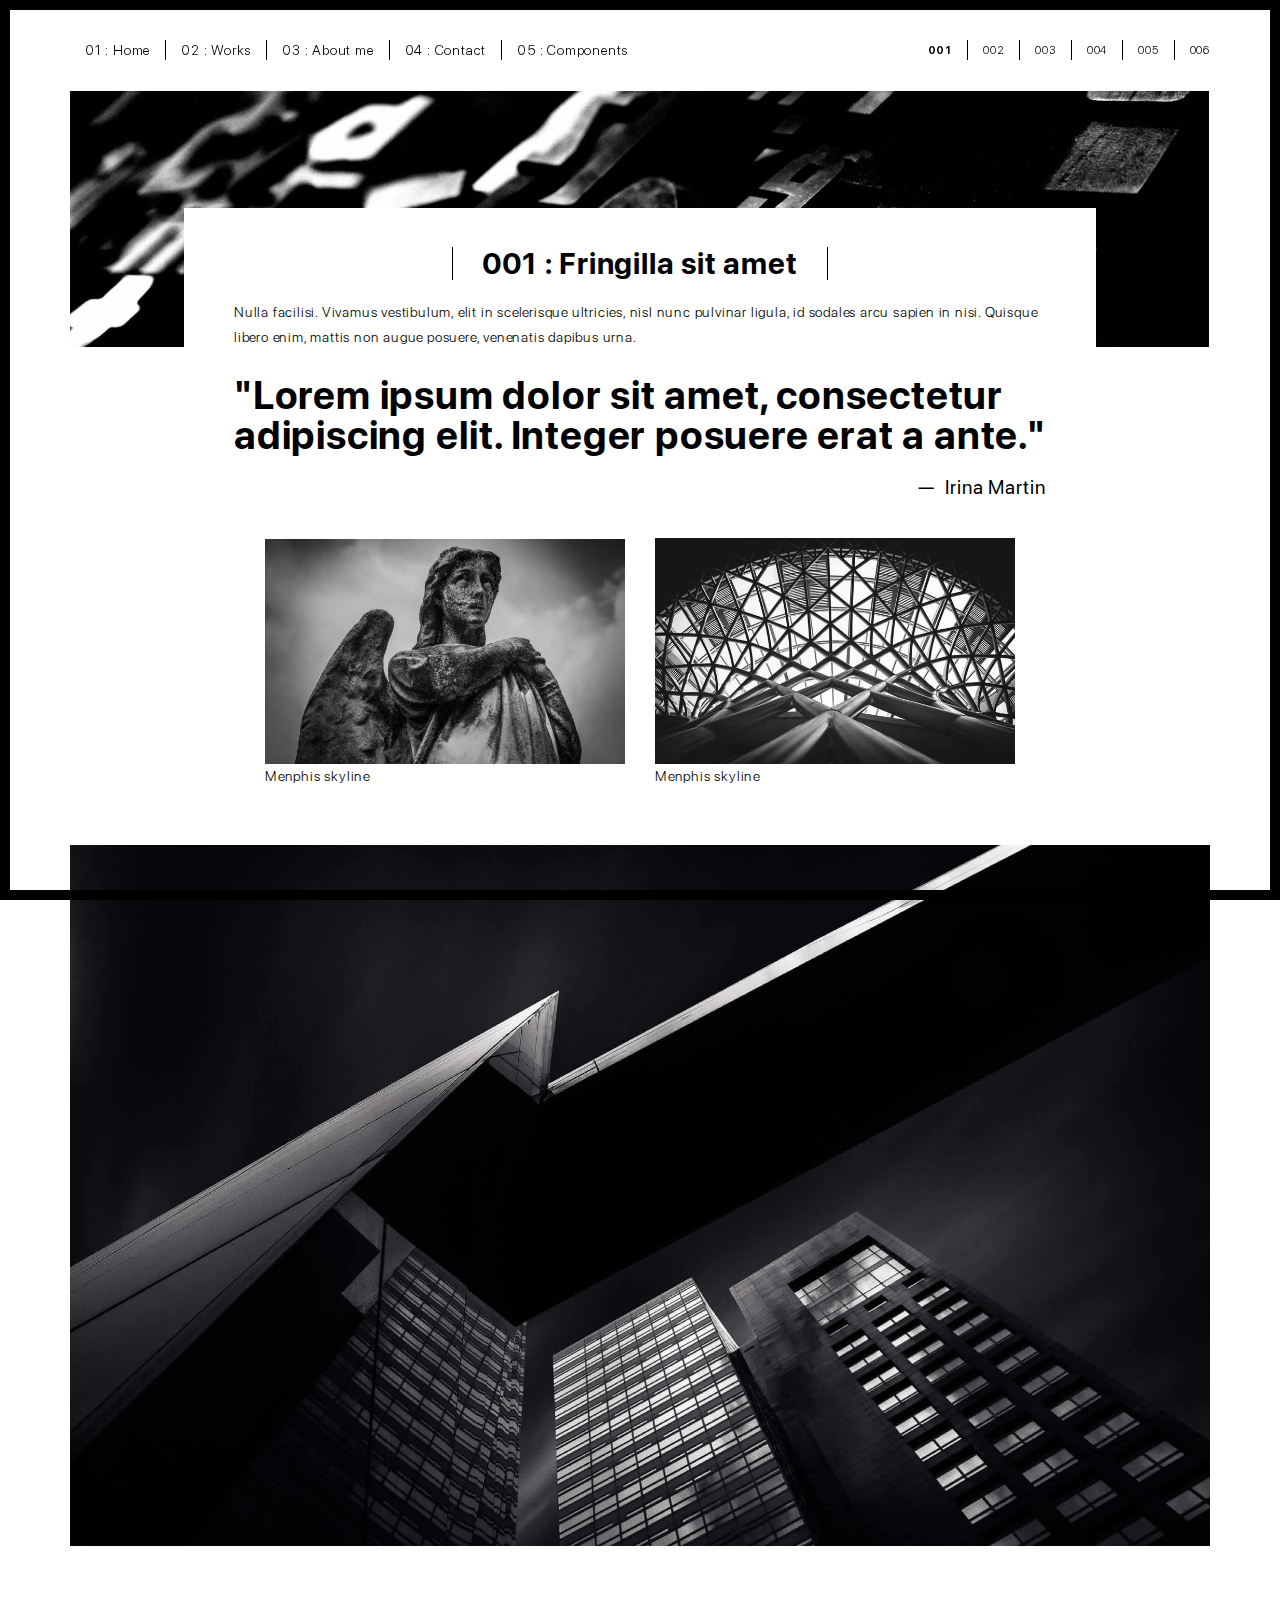
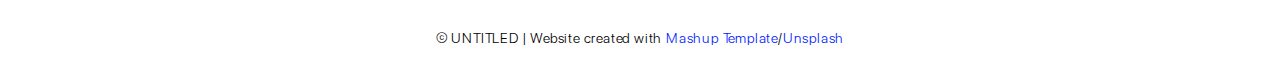
<file: work.html>
<!DOCTYPE html>
<html lang="en">

<head>
  <meta charset="UTF-8">
  <meta content="IE=edge" http-equiv="X-UA-Compatible">
  <meta content="width=device-width,initial-scale=1" name="viewport">
  <meta content="description" name="description">
  <meta name="google" content="notranslate" />
  <meta content="Mashup templates have been developped by Orson.io team" name="author">

  <!-- Disable tap highlight on IE -->
  <meta name="msapplication-tap-highlight" content="no">
  
  <link rel="apple-touch-icon" sizes="180x180" href="./assets/apple-icon-180x180.png">
  <link href="./assets/favicon.ico" rel="icon">

  <title>Title page</title>  

<link href="./main.3f6952e4.css" rel="stylesheet"></head>

<body class="">
<div id="site-border-left"></div>
<div id="site-border-right"></div>
<div id="site-border-top"></div>
<div id="site-border-bottom"></div>
<!-- Add your content of header -->
<header>
  <nav class="navbar  navbar-fixed-top navbar-default">
    <div class="container">
        <button type="button" class="navbar-toggle collapsed" data-toggle="collapse" data-target="#navbar-collapse" aria-expanded="false">
          <span class="sr-only">Toggle navigation</span>
          <span class="icon-bar"></span>
          <span class="icon-bar"></span>
          <span class="icon-bar"></span>
        </button>

      <div class="collapse navbar-collapse" id="navbar-collapse">
        <ul class="nav navbar-nav ">
          <li><a href="./index.html" title="">01 : Home</a></li>
          <li><a href="./works.html" title="">02 : Works</a></li>
          <li><a href="./about.html" title="">03 : About me</a></li>
          <li><a href="./contact.html" title="">04 : Contact</a></li>
          <li><a href="./components.html" title="">05 : Components</a></li>
        </ul>


          <ul class="nav navbar-nav navbar-right navbar-small visible-md visible-lg">
            <li><a href="./index.html" title="" class="active">001</a></li>
            <li><a href="./index.html" title="">002</a></li>
            <li><a href="./index.html" title="">003</a></li>
            <li><a href="./index.html" title="">004</a></li>
            <li><a href="./index.html" title="">005</a></li>
            <li><a href="./index.html" title="">006</a></li>
          </ul>


      </div> 
    </div>
  </nav>
</header>
<div class="section-container">
  <div class="container">
    <div class="row">
      <div class="col-xs-12">
        <img src="./assets/images/work001-01.jpg" class="img-responsive" alt="">
        <div class="card-container">
          <div class="text-center">
            <h1 class="h2">001 : Fringilla sit amet</h1>
          </div>
          <p>Nulla facilisi. Vivamus vestibulum, elit in scelerisque ultricies, nisl nunc pulvinar ligula, id sodales arcu sapien in nisi. Quisque libero enim, mattis non augue posuere, venenatis dapibus urna.</p>

          <blockquote>
            <p>"Lorem ipsum dolor sit amet, consectetur adipiscing elit. Integer posuere erat a ante."</p>
            <small class="pull-right">Irina Martin</small>
          </blockquote>
        </div>
      </div>

      
      
      <div class="col-md-8 col-md-offset-2 section-container-spacer">
        <div class="row">
          <div class="col-xs-12 col-md-6">
            <img src="./assets/images/work001-02.jpg" class="img-responsive" alt="">
            <p>Menphis skyline</p>
          </div>
          <div class="col-xs-12 col-md-6">
            <img src="./assets/images/work001-03.jpg" class="img-responsive" alt="">
            <p>Menphis skyline</p>
          </div>
        </div>
      </div>

      <div class="col-xs-12">
        <img src="./assets/images/work001-04.jpg" class="img-responsive" alt="">
      </div>

    </div>
  </div>
</div>


<footer class="footer-container text-center">
  <div class="container">
    <div class="row">
      <div class="col-xs-12">
        <p>© UNTITLED | Website created with <a href="http://www.mashup-template.com/" title="Create website with free html template">Mashup Template</a>/<a href="https://www.unsplash.com/" title="Beautiful Free Images">Unsplash</a></p>
      </div>
    </div>
  </div>
</footer>

<script>
  document.addEventListener("DOMContentLoaded", function (event) {
     navActivePage();
  });
</script>

<!-- Google Analytics: change UA-XXXXX-X to be your site's ID 

<script>
  (function (i, s, o, g, r, a, m) {
    i['GoogleAnalyticsObject'] = r; i[r] = i[r] || function () {
      (i[r].q = i[r].q || []).push(arguments)
    }, i[r].l = 1 * new Date(); a = s.createElement(o),
      m = s.getElementsByTagName(o)[0]; a.async = 1; a.src = g; m.parentNode.insertBefore(a, m)
  })(window, document, 'script', '//www.google-analytics.com/analytics.js', 'ga');
  ga('create', 'UA-XXXXX-X', 'auto');
  ga('send', 'pageview');
</script>

--> <script type="text/javascript" src="./main.70a66962.js"></script></body>

</html>
</file>
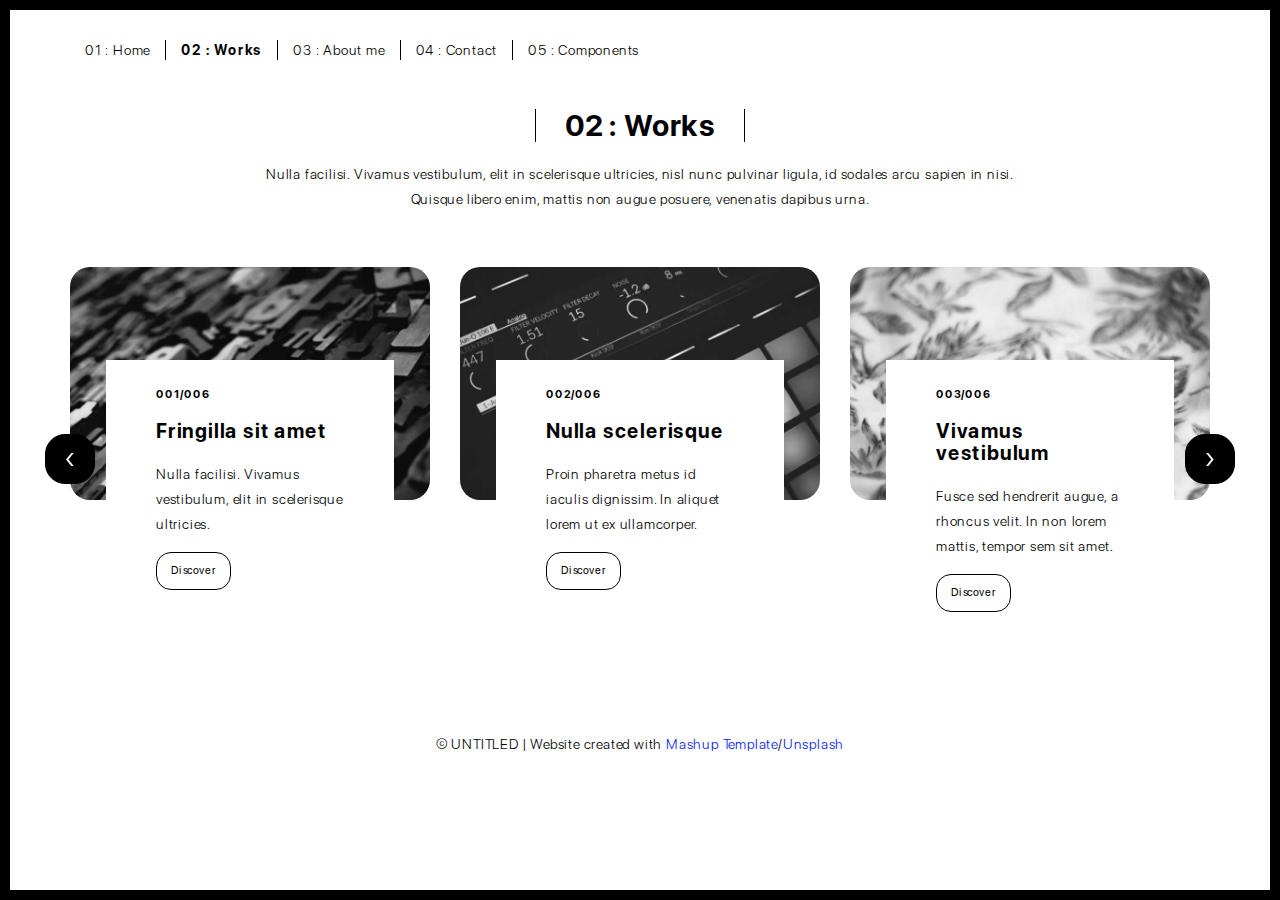
<file: works.html>
<!DOCTYPE html>
<html lang="en">

<head>
  <meta charset="UTF-8">
  <meta content="IE=edge" http-equiv="X-UA-Compatible">
  <meta content="width=device-width,initial-scale=1" name="viewport">
  <meta content="description" name="description">
  <meta name="google" content="notranslate" />
  <meta content="Mashup templates have been developped by Orson.io team" name="author">

  <!-- Disable tap highlight on IE -->
  <meta name="msapplication-tap-highlight" content="no">
  
  <link rel="apple-touch-icon" sizes="180x180" href="./assets/apple-icon-180x180.png">
  <link href="./assets/favicon.ico" rel="icon">

  <title>Title page</title>  

<link href="./main.3f6952e4.css" rel="stylesheet"></head>

<body class="">
<div id="site-border-left"></div>
<div id="site-border-right"></div>
<div id="site-border-top"></div>
<div id="site-border-bottom"></div>
 <!-- Add your content of header -->
<header>
  <nav class="navbar  navbar-fixed-top navbar-default">
    <div class="container">
        <button type="button" class="navbar-toggle collapsed" data-toggle="collapse" data-target="#navbar-collapse" aria-expanded="false">
          <span class="sr-only">Toggle navigation</span>
          <span class="icon-bar"></span>
          <span class="icon-bar"></span>
          <span class="icon-bar"></span>
        </button>

      <div class="collapse navbar-collapse" id="navbar-collapse">
        <ul class="nav navbar-nav ">
          <li><a href="./index.html" title="">01 : Home</a></li>
          <li><a href="./works.html" title="">02 : Works</a></li>
          <li><a href="./about.html" title="">03 : About me</a></li>
          <li><a href="./contact.html" title="">04 : Contact</a></li>
          <li><a href="./components.html" title="">05 : Components</a></li>
        </ul>


      </div> 
    </div>
  </nav>
</header>

<div class="section-container">
  <div class="container">
    <div class="row">
      
      <div class="col-sm-8 col-sm-offset-2 section-container-spacer">
        <div class="text-center">
          <h1 class="h2">02 : Works</h1>
          <p>Nulla facilisi. Vivamus vestibulum, elit in scelerisque ultricies, nisl nunc pulvinar ligula, id sodales arcu sapien in nisi. Quisque libero enim, mattis non augue posuere, venenatis dapibus urna.</p>
        </div>
      </div>

      <div class="col-md-12">
     
      <div id="myCarousel" class="carousel slide projects-carousel">
        <!-- Carousel items -->
        <div class="carousel-inner">
            <div class="item active">
                <div class="row">
                    <div class="col-sm-4">

                      <a href="./work.html" title="" class="black-image-project-hover">
                        <img src="./assets/images/work01-hover.jpg" alt="" class="img-responsive">
                      </a>
                      <div class="card-container card-container-lg">
                        <h4>001/006</h4>
                        <h3>Fringilla sit amet</h3>
                        <p>Nulla facilisi. Vivamus vestibulum, elit in scelerisque ultricies.</p>
                        <a href="./work.html" title="" class="btn btn-default">Discover</a>
                      </div>
                    </div>
                    <div class="col-sm-4">
                      <a href="./work.html" title="" class="black-image-project-hover">
                        <img src="./assets/images/work02-hover.jpg" alt="" class="img-responsive">
                      </a>
                      <div class="card-container card-container-lg">
                        <h4>002/006</h4>
                        <h3>Nulla scelerisque</h3>
                        <p>Proin pharetra metus id iaculis dignissim. In aliquet lorem ut ex ullamcorper.</p>
                        <a href="./work.html" title="" class="btn btn-default">Discover</a>
                      </div>
                    </div>
                    <div class="col-sm-4">
                      <a href="./work.html" title="" class="black-image-project-hover">
                        <img src="./assets/images/work03-hover.jpg" alt="" class="img-responsive">
                      </a>
                      <div class="card-container card-container-lg">
                        <h4>003/006</h4>
                        <h3>Vivamus vestibulum</h3>
                        <p>Fusce sed hendrerit augue, a rhoncus velit. In non lorem mattis, tempor sem sit amet.</p>
                        <a href="./work.html" title="" class="btn btn-default">Discover</a>
                      </div>
                    </div>
                    
                </div>
                <!--/row-->
            </div>
            <!--/item-->
            <div class="item">
                <div class="row">
                  <div class="col-sm-4">
                    <a href="./work.html" class="black-image-project-hover">
                      <img src="./assets/images/work02-hover.jpg" alt="Image" class="img-responsive">
                    </a>
                    <div class="card-container">
                      <h4>004/006</h4>
                      <h3>Nulla scelerisque</h3>
                      <p>Proin pharetra metus id iaculis dignissim. In aliquet lorem ut ex ullamcorper.</p>
                      <a href="./work.html" class="btn btn-default">Discover</a>
                    </div>
                  </div>
                   <div class="col-sm-4">
                      <a href="./work.html" class="black-image-project-hover">
                        <img src="./assets/images/work01-hover.jpg" alt="Image" class="img-responsive">
                      </a>
                      <div class="card-container">
                        <h4>005/006</h4>
                        <h3>Fringilla sit amet</h3>
                        <p>Nulla facilisi. Vivamus vestibulum, elit in scelerisque ultricies.</p>
                        <a href="./work.html" class="btn btn-default">Discover</a>
                      </div>
                    </div>
                    
                    <div class="col-sm-4">
                      <a href="./work.html" class="black-image-project-hover">
                        <img src="./assets/images/work03-hover.jpg" alt="Image" class="img-responsive">
                      </a>
                      <div class="card-container">
                        <h4>006/006</h4>
                        <h3>Vivamus vestibulum</h3>
                        <p>Fusce sed hendrerit augue, a rhoncus velit. In non lorem mattis, tempor sem sit amet.</p>
                        <a href="./work.html" class="btn btn-default">Discover</a>
                      </div>
                    </div>
                    
                </div>
                <!--/row-->
            </div>
            
            <!--/item-->
        </div>
        <!--/carousel-inner--> 
        <a class="left carousel-control" href="#myCarousel" data-slide="prev">‹</a>

        <a class="right carousel-control" href="#myCarousel" data-slide="next">›</a>
     </div>



    <!--/myCarousel-->
    </div>



    </div>
  </div>
</div>


<footer class="footer-container text-center">
  <div class="container">
    <div class="row">
      <div class="col-xs-12">
        <p>© UNTITLED | Website created with <a href="http://www.mashup-template.com/" title="Create website with free html template">Mashup Template</a>/<a href="https://www.unsplash.com/" title="Beautiful Free Images">Unsplash</a></p>
      </div>
    </div>
  </div>
</footer>

<script>
  document.addEventListener("DOMContentLoaded", function (event) {
     navActivePage();
  });
</script>

<!-- Google Analytics: change UA-XXXXX-X to be your site's ID 

<script>
  (function (i, s, o, g, r, a, m) {
    i['GoogleAnalyticsObject'] = r; i[r] = i[r] || function () {
      (i[r].q = i[r].q || []).push(arguments)
    }, i[r].l = 1 * new Date(); a = s.createElement(o),
      m = s.getElementsByTagName(o)[0]; a.async = 1; a.src = g; m.parentNode.insertBefore(a, m)
  })(window, document, 'script', '//www.google-analytics.com/analytics.js', 'ga');
  ga('create', 'UA-XXXXX-X', 'auto');
  ga('send', 'pageview');
</script>

--> <script type="text/javascript" src="./main.70a66962.js"></script></body>

</html>
</file>
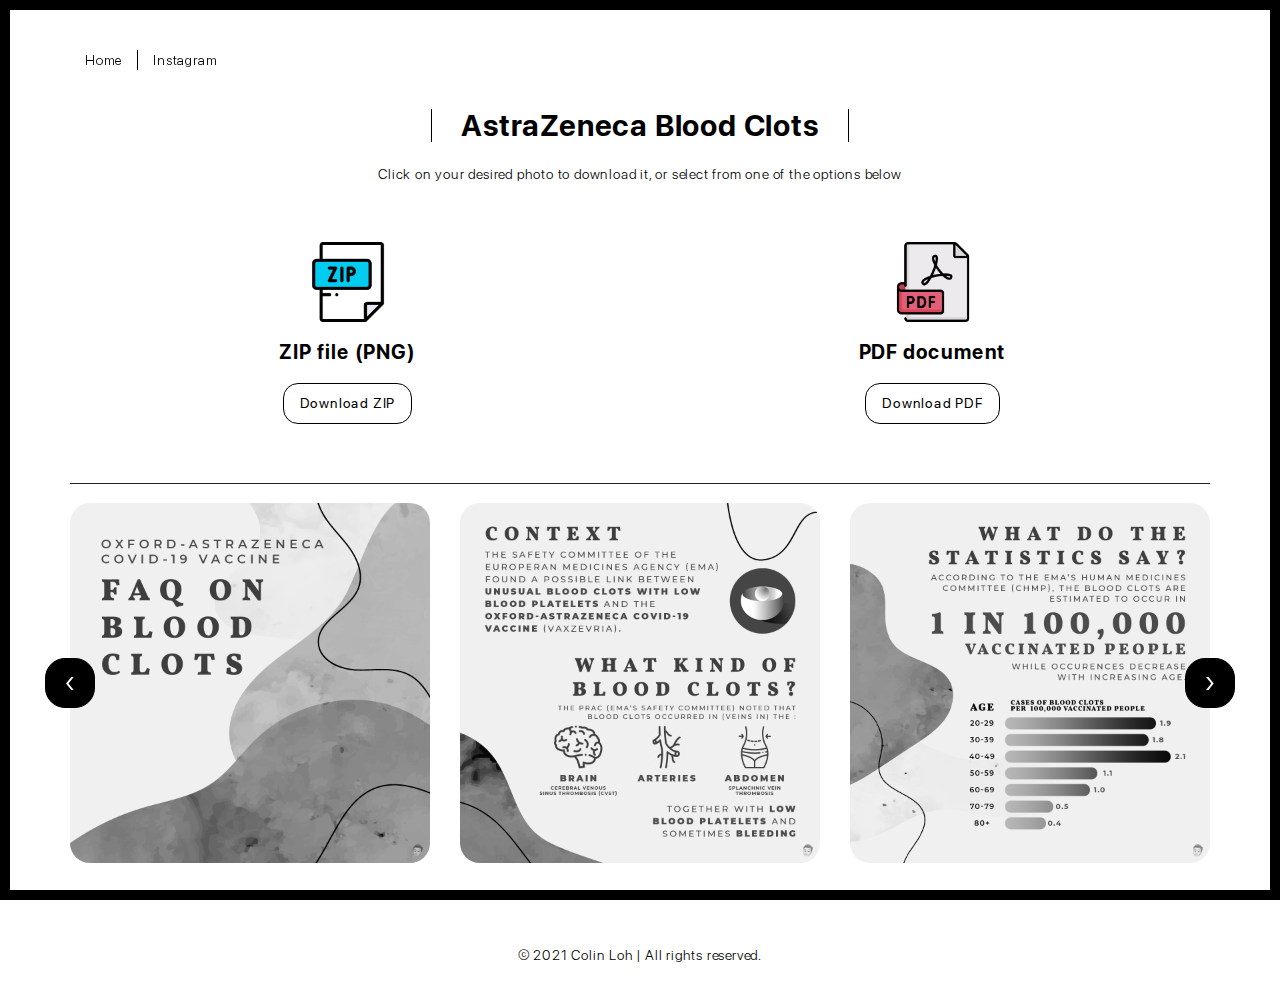
<file: infographics/02-az-blood-clot.html>
<!DOCTYPE html>
<html lang="en">

<head>
  <meta charset="UTF-8">
  <meta content="IE=edge" http-equiv="X-UA-Compatible">
  <meta content="width=device-width,initial-scale=1" name="viewport">
  <meta content="💉FAQ on AZ Blood Clots 🩸" name="description">
  <meta name="google" content="notranslate" />
  <meta content="Colin Loh" name="author">

  <!-- Disable tap highlight on IE -->
  <meta name="msapplication-tap-highlight" content="no">
  
  <link rel="apple-touch-icon" sizes="180x180" href="../assets/apple-icon-180x180.png">
  <link href="../assets/favicon.ico" rel="icon">

  <title>AstraZeneca Blood Clots | Infographics by Colin</title>

<link href="../main.3f6952e4.css" rel="stylesheet"></head>

<body class="">
<div id="site-border-left"></div>
<div id="site-border-right"></div>
<div id="site-border-top"></div>
<div id="site-border-bottom"></div>
 <!-- Add your content of header -->
<!--<header>
  <nav class="navbar  navbar-fixed-top navbar-default">
    <div class="container">
        <button type="button" class="navbar-toggle collapsed" data-toggle="collapse" data-target="#navbar-collapse" aria-expanded="false">
          <span class="sr-only">Toggle navigation</span>
          <span class="icon-bar"></span>
          <span class="icon-bar"></span>
          <span class="icon-bar"></span>
        </button>

      <div class="navbar-collapse" id="navbar-collapse">
        <ul class="nav navbar-nav ">
          <li><a href="../infographics.html" title="">Home</a></li>
          <li><a href="https://www.instagram.com/infographics_by_colin/" title="">Instagram Page</a></li>
        </ul>


      </div> 
    </div>
  </nav>
</header>-->

<header>
    <nav class="navbar  navbar-fixed-top navbar-default">
        <div class="container header-text-padding">
            <button type="button" class="navbar-toggle collapsed" data-toggle="collapse" data-target="#navbar-collapse" aria-expanded="false">
                <span class="sr-only">Toggle navigation</span>
                <span class="icon-bar"></span>
                <span class="icon-bar"></span>
                <span class="icon-bar"></span>
            </button>

            <div class="collapse navbar-collapse" id="navbar-collapse">
                <ul class="nav navbar-nav ">
                    <li><a href="../infographics.html" title="">Home</a></li>
                    <li><a href="https://www.instagram.com/infographics_by_colin/" title="">Instagram</a></li>
                </ul>


            </div>
        </div>
    </nav>
</header>

<div class="section-container">
  <div class="container">
    <div class="row">
      
      <div class="col-sm-8 col-sm-offset-2 section-container-spacer">
        <div class="text-center">
          <h1 class="h2">AstraZeneca Blood Clots</h1>
          <p>Click on your desired photo to download it, or select from one of the options below</p>
        </div>
      </div>

      <div class="col-md-12">
          <div class="row">
              <div class="col-sm-6 text-center section-container-spacer">
                  <img src="../assets/infographics/zip-file-format.png" width="80px" class="align-center">
                  <h3>ZIP file (PNG)</h3>
                  <a href="../assets/infographics/02-az-blood-clot/FAQ%20on%20AZ%20Blood%20Clots.zip" class="btn btn-default btn-lg">Download ZIP</a>
              </div>
              <div class="col-sm-6 text-center section-container-spacer">
                  <img src="../assets/infographics/pdf.png" width="80px" class="align-center">
                  <h3>PDF document</h3>
                  <a href="../assets/infographics/02-az-blood-clot/AZ%20Blood%20Clots.pdf" class="btn btn-default btn-lg">Download PDF</a>
              </div>
          </div>
      </div>

      <div class="col-md-12">

          <hr>
     
      <div id="myCarousel" class="carousel slide projects-carousel">
        <!-- Carousel items -->
        <div class="carousel-inner">
            <div class="item active">
                <div class="row">
                    <div class="col-sm-4">

                      <a href="../assets/infographics/02-az-blood-clot/AZ-Clots.png" title="" class="black-image-project-hover">
                        <img src="../assets/infographics/02-az-blood-clot/AZ-Clots.png" alt="" class="img-responsive">
                      </a>
                    </div>
                    <div class="col-sm-4">
                      <a href="../assets/infographics/02-az-blood-clot/AZ-Clots-1.png" title="" class="black-image-project-hover">
                        <img src="../assets/infographics/02-az-blood-clot/AZ-Clots-1.png" alt="" class="img-responsive">
                      </a>
                    </div>
                    <div class="col-sm-4">
                      <a href="../assets/infographics/02-az-blood-clot/AZ-Clots-2.png" title="" class="black-image-project-hover">
                        <img src="../assets/infographics/02-az-blood-clot/AZ-Clots-2.png" alt="" class="img-responsive">
                      </a>
                    </div>
                    
                </div>
                <!--/row-->
            </div>
            <!--/item-->
            <div class="item">
                <div class="row">
                    <div class="col-sm-2"></div>
                  <div class="col-sm-4">
                    <a href="../assets/infographics/02-az-blood-clot/AZ-Clots-3.png" class="black-image-project-hover">
                      <img src="../assets/infographics/02-az-blood-clot/AZ-Clots-3.png" alt="Image" class="img-responsive">
                    </a>
                  </div>
                   <div class="col-sm-4">
                      <a href="../assets/infographics/02-az-blood-clot/AZ-Clots-4.png" class="black-image-project-hover">
                        <img src="../assets/infographics/02-az-blood-clot/AZ-Clots-4.png" alt="Image" class="img-responsive">
                      </a>
                    </div>
                    <div class="col-sm-2"></div>
                    
                </div>
                <!--/row-->
            </div>
            
            <!--/item-->
        </div>
        <!--/carousel-inner--> 
        <a class="left carousel-control" href="#myCarousel" data-slide="prev">‹</a>

        <a class="right carousel-control" href="#myCarousel" data-slide="next">›</a>
     </div>



    <!--/myCarousel-->
    </div>



    </div>
  </div>
</div>


<footer class="footer-container text-center">
  <div class="container">
    <div class="row">
      <div class="col-xs-12">
        <p>© 2021 Colin Loh | All rights reserved.</p>
      </div>
    </div>
  </div>
</footer>

<script>
  document.addEventListener("DOMContentLoaded", function (event) {
     navActivePage();
  });
</script>

<!-- Google Analytics: change UA-XXXXX-X to be your site's ID 

<script>
  (function (i, s, o, g, r, a, m) {
    i['GoogleAnalyticsObject'] = r; i[r] = i[r] || function () {
      (i[r].q = i[r].q || []).push(arguments)
    }, i[r].l = 1 * new Date(); a = s.createElement(o),
      m = s.getElementsByTagName(o)[0]; a.async = 1; a.src = g; m.parentNode.insertBefore(a, m)
  })(window, document, 'script', '//www.google-analytics.com/analytics.js', 'ga');
  ga('create', 'UA-XXXXX-X', 'auto');
  ga('send', 'pageview');
</script>

--> <script type="text/javascript" src="../main.70a66962.js"></script></body>

</html>
</file>
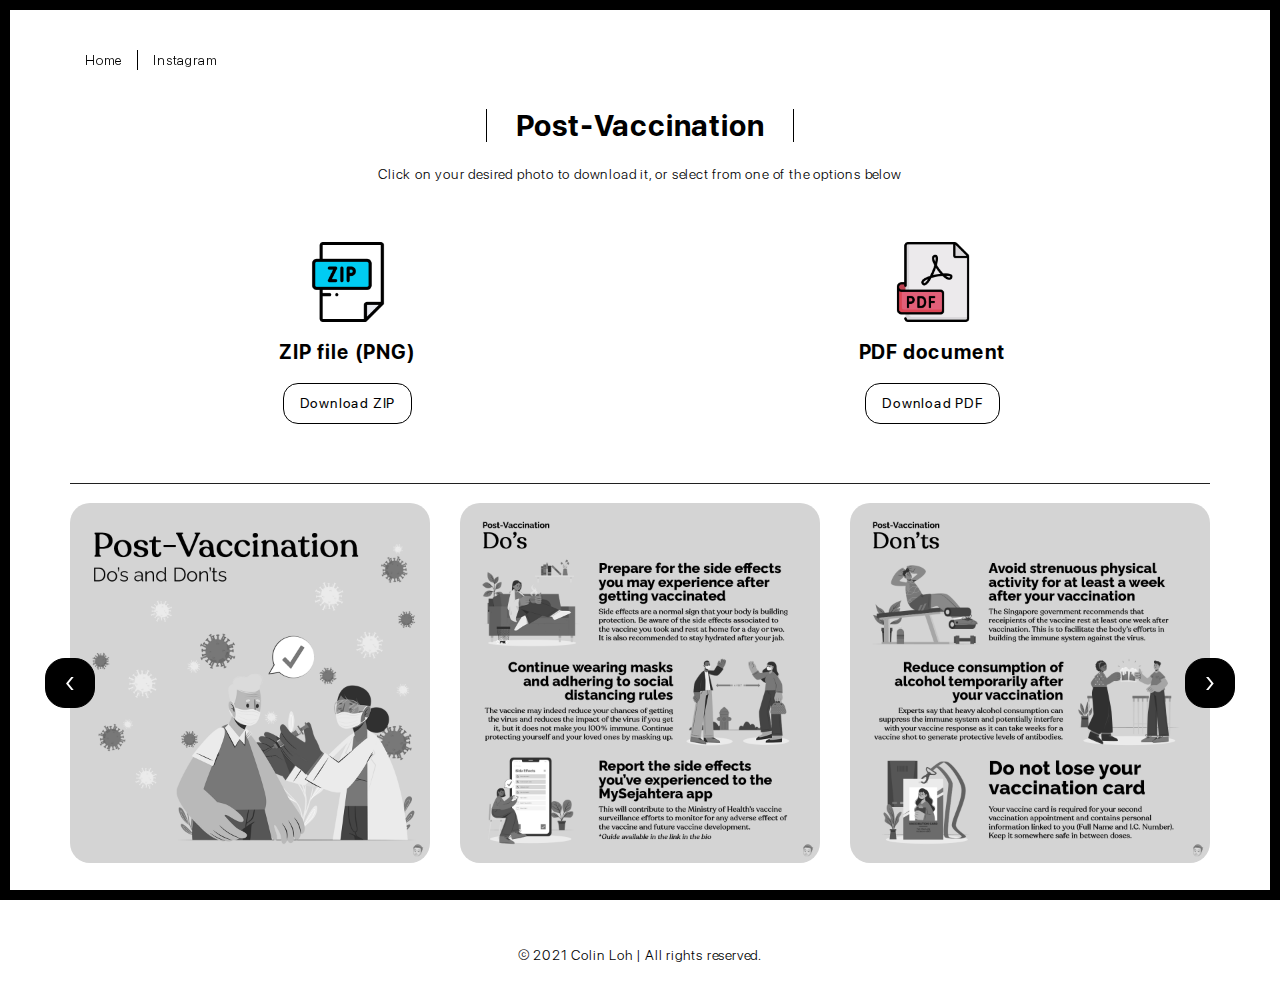
<file: infographics/05-post-vaccination.html>
<!DOCTYPE html>
<html lang="en">

<head>
  <meta charset="UTF-8">
  <meta content="IE=edge" http-equiv="X-UA-Compatible">
  <meta content="width=device-width,initial-scale=1" name="viewport">
  <meta content="💉Post-Vaccination: Do’s and Don’ts" name="description">
  <meta name="google" content="notranslate" />
  <meta content="Colin Loh" name="author">

  <!-- Disable tap highlight on IE -->
  <meta name="msapplication-tap-highlight" content="no">
  
  <link rel="apple-touch-icon" sizes="180x180" href="../assets/apple-icon-180x180.png">
  <link href="../assets/favicon.ico" rel="icon">

  <title>Post-Vaccination | Infographics by Colin</title>

<link href="../main.3f6952e4.css" rel="stylesheet"></head>

<body class="">
<div id="site-border-left"></div>
<div id="site-border-right"></div>
<div id="site-border-top"></div>
<div id="site-border-bottom"></div>
 <!-- Add your content of header -->
<!--<header>
  <nav class="navbar  navbar-fixed-top navbar-default">
    <div class="container">
        <button type="button" class="navbar-toggle collapsed" data-toggle="collapse" data-target="#navbar-collapse" aria-expanded="false">
          <span class="sr-only">Toggle navigation</span>
          <span class="icon-bar"></span>
          <span class="icon-bar"></span>
          <span class="icon-bar"></span>
        </button>

      <div class="navbar-collapse" id="navbar-collapse">
        <ul class="nav navbar-nav ">
          <li><a href="../infographics.html" title="">Home</a></li>
          <li><a href="https://www.instagram.com/infographics_by_colin/" title="">Instagram Page</a></li>
        </ul>


      </div> 
    </div>
  </nav>
</header>-->

<header>
    <nav class="navbar  navbar-fixed-top navbar-default">
        <div class="container header-text-padding">
            <button type="button" class="navbar-toggle collapsed" data-toggle="collapse" data-target="#navbar-collapse" aria-expanded="false">
                <span class="sr-only">Toggle navigation</span>
                <span class="icon-bar"></span>
                <span class="icon-bar"></span>
                <span class="icon-bar"></span>
            </button>

            <div class="collapse navbar-collapse" id="navbar-collapse">
                <ul class="nav navbar-nav ">
                    <li><a href="../infographics.html" title="">Home</a></li>
                    <li><a href="https://www.instagram.com/infographics_by_colin/" title="">Instagram</a></li>
                </ul>


            </div>
        </div>
    </nav>
</header>

<div class="section-container">
  <div class="container">
    <div class="row">
      
      <div class="col-sm-8 col-sm-offset-2 section-container-spacer">
        <div class="text-center">
          <h1 class="h2">Post-Vaccination</h1>
          <p>Click on your desired photo to download it, or select from one of the options below</p>
        </div>
      </div>

      <div class="col-md-12">
          <div class="row">
              <div class="col-sm-6 text-center section-container-spacer">
                  <img src="../assets/infographics/zip-file-format.png" width="80px" class="align-center">
                  <h3>ZIP file (PNG)</h3>
                  <a href="../assets/infographics/05-post-vaccination/Post-Vaccination.zip" class="btn btn-default btn-lg">Download ZIP</a>
              </div>
              <div class="col-sm-6 text-center section-container-spacer">
                  <img src="../assets/infographics/pdf.png" width="80px" class="align-center">
                  <h3>PDF document</h3>
                  <a href="../assets/infographics/05-post-vaccination/Post-Vaccination.pdf" class="btn btn-default btn-lg">Download PDF</a>
              </div>
          </div>
      </div>

      <div class="col-md-12">

          <hr>
     
      <div id="myCarousel" class="carousel slide projects-carousel">
        <!-- Carousel items -->
        <div class="carousel-inner">
            <div class="item active">
                <div class="row">
                    <div class="col-sm-4">

                      <a href="../assets/infographics/05-post-vaccination/1Post-Vaccination-Intro.png" title="" class="black-image-project-hover">
                        <img src="../assets/infographics/05-post-vaccination/1Post-Vaccination-Intro.png" alt="" class="img-responsive">
                      </a>
                    </div>
                    <div class="col-sm-4">
                      <a href="../assets/infographics/05-post-vaccination/2Post-Vaccination-Do's.png" title="" class="black-image-project-hover">
                        <img src="../assets/infographics/05-post-vaccination/2Post-Vaccination-Do's.png" alt="" class="img-responsive">
                      </a>
                    </div>
                    <div class="col-sm-4">
                      <a href="../assets/infographics/05-post-vaccination/3Post-Vaccination-Don'ts.png" title="" class="black-image-project-hover">
                        <img src="../assets/infographics/05-post-vaccination/3Post-Vaccination-Don'ts.png" alt="" class="img-responsive">
                      </a>
                    </div>
                    
                </div>
                <!--/row-->
            </div>
            <!--/item-->
            <div class="item">
                <div class="row">
                  <div class="col-sm-4">
                    <a href="../assets/infographics/05-post-vaccination/4Post-Vaccination-FAQ.png" class="black-image-project-hover">
                      <img src="../assets/infographics/05-post-vaccination/4Post-Vaccination-FAQ.png" alt="Image" class="img-responsive">
                    </a>
                  </div>
                   <div class="col-sm-4">
                      <a href="../assets/infographics/05-post-vaccination/5Post-VaccinationSide-Effects.png" class="black-image-project-hover">
                        <img src="../assets/infographics/05-post-vaccination/5Post-VaccinationSide-Effects.png" alt="Image" class="img-responsive">
                      </a>
                    </div>
                    <div class="col-sm-4">
                        <a href="../assets/infographics/05-post-vaccination/6Post-VaccinationEnd.png" class="black-image-project-hover">
                            <img src="../assets/infographics/05-post-vaccination/6Post-VaccinationEnd.png" alt="Image" class="img-responsive">
                        </a>
                    </div>
                </div>
                <!--/row-->
            </div>
            
            <!--/item-->
        </div>
        <!--/carousel-inner--> 
        <a class="left carousel-control" href="#myCarousel" data-slide="prev">‹</a>

        <a class="right carousel-control" href="#myCarousel" data-slide="next">›</a>
     </div>



    <!--/myCarousel-->
    </div>



    </div>
  </div>
</div>


<footer class="footer-container text-center">
  <div class="container">
    <div class="row">
      <div class="col-xs-12">
        <p>© 2021 Colin Loh | All rights reserved.</p>
      </div>
    </div>
  </div>
</footer>

<script>
  document.addEventListener("DOMContentLoaded", function (event) {
     navActivePage();
  });
</script>

<!-- Google Analytics: change UA-XXXXX-X to be your site's ID 

<script>
  (function (i, s, o, g, r, a, m) {
    i['GoogleAnalyticsObject'] = r; i[r] = i[r] || function () {
      (i[r].q = i[r].q || []).push(arguments)
    }, i[r].l = 1 * new Date(); a = s.createElement(o),
      m = s.getElementsByTagName(o)[0]; a.async = 1; a.src = g; m.parentNode.insertBefore(a, m)
  })(window, document, 'script', '//www.google-analytics.com/analytics.js', 'ga');
  ga('create', 'UA-XXXXX-X', 'auto');
  ga('send', 'pageview');
</script>

--> <script type="text/javascript" src="../main.70a66962.js"></script></body>

</html>
</file>
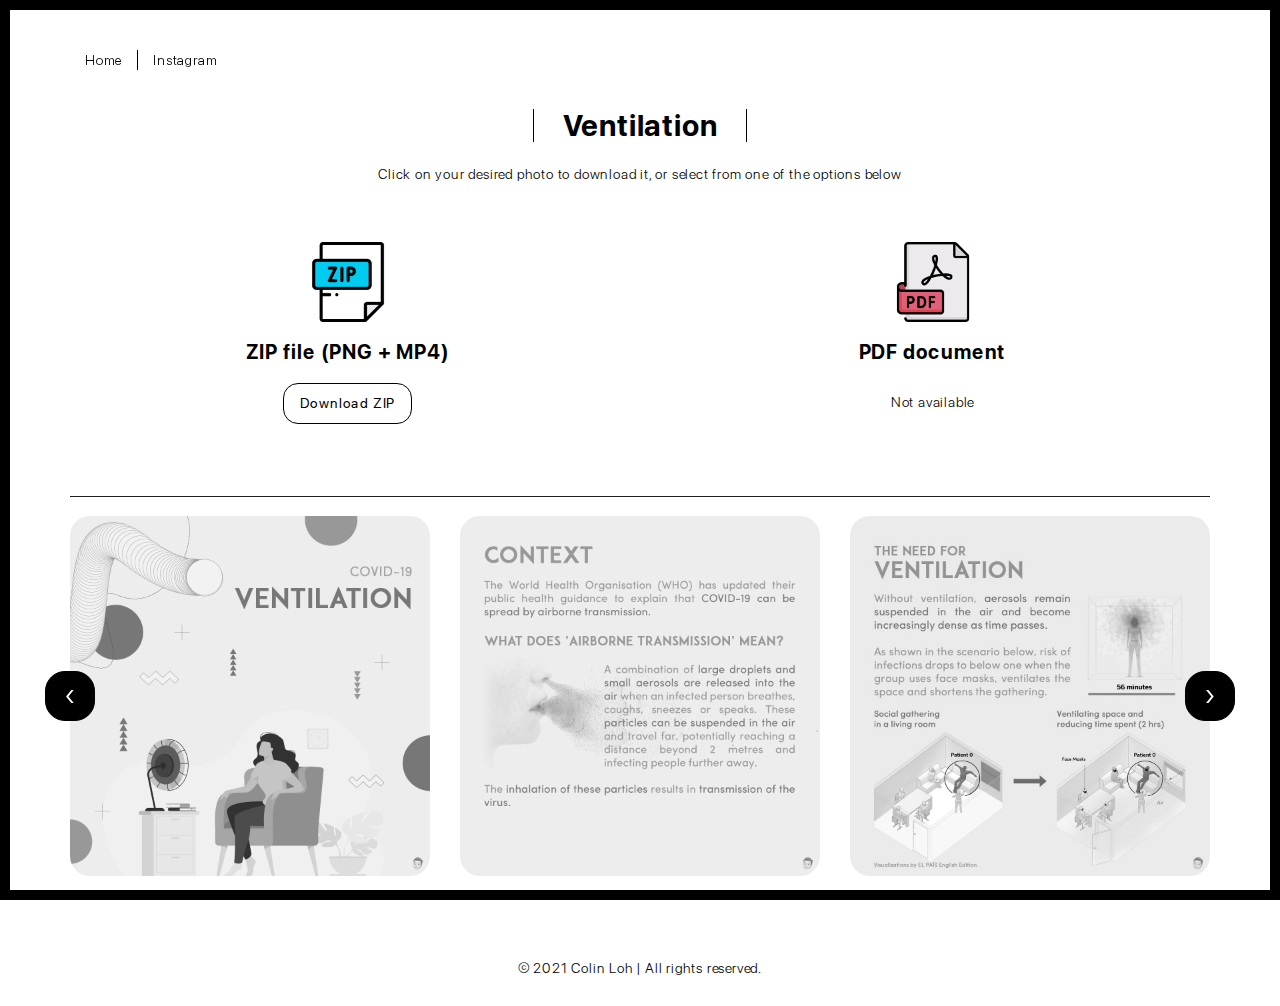
<file: infographics/08-ventilation.html>
<!DOCTYPE html>
<html lang="en">

<head>
  <meta charset="UTF-8">
  <meta content="IE=edge" http-equiv="X-UA-Compatible">
  <meta content="width=device-width,initial-scale=1" name="viewport">
  <meta content="🪟Ventilation: All You Need to Know" name="description">
  <meta name="google" content="notranslate" />
  <meta content="Colin Loh" name="author">

  <!-- Disable tap highlight on IE -->
  <meta name="msapplication-tap-highlight" content="no">
  
  <link rel="apple-touch-icon" sizes="180x180" href="../assets/apple-icon-180x180.png">
  <link href="../assets/favicon.ico" rel="icon">

  <title>Ventilation | Infographics by Colin</title>

<link href="../main.3f6952e4.css" rel="stylesheet"></head>

<body class="">
<div id="site-border-left"></div>
<div id="site-border-right"></div>
<div id="site-border-top"></div>
<div id="site-border-bottom"></div>
 <!-- Add your content of header -->
<!--<header>
  <nav class="navbar  navbar-fixed-top navbar-default">
    <div class="container">
        <button type="button" class="navbar-toggle collapsed" data-toggle="collapse" data-target="#navbar-collapse" aria-expanded="false">
          <span class="sr-only">Toggle navigation</span>
          <span class="icon-bar"></span>
          <span class="icon-bar"></span>
          <span class="icon-bar"></span>
        </button>

      <div class="navbar-collapse" id="navbar-collapse">
        <ul class="nav navbar-nav ">
          <li><a href="../infographics.html" title="">Home</a></li>
          <li><a href="https://www.instagram.com/infographics_by_colin/" title="">Instagram Page</a></li>
        </ul>


      </div> 
    </div>
  </nav>
</header>-->

<header>
    <nav class="navbar  navbar-fixed-top navbar-default">
        <div class="container header-text-padding">
            <button type="button" class="navbar-toggle collapsed" data-toggle="collapse" data-target="#navbar-collapse" aria-expanded="false">
                <span class="sr-only">Toggle navigation</span>
                <span class="icon-bar"></span>
                <span class="icon-bar"></span>
                <span class="icon-bar"></span>
            </button>

            <div class="collapse navbar-collapse" id="navbar-collapse">
                <ul class="nav navbar-nav ">
                    <li><a href="../infographics.html" title="">Home</a></li>
                    <li><a href="https://www.instagram.com/infographics_by_colin/" title="">Instagram</a></li>
                </ul>


            </div>
        </div>
    </nav>
</header>

<div class="section-container">
  <div class="container">
    <div class="row">
      
      <div class="col-sm-8 col-sm-offset-2 section-container-spacer">
        <div class="text-center">
          <h1 class="h2">Ventilation</h1>
          <p>Click on your desired photo to download it, or select from one of the options below</p>
        </div>
      </div>

      <div class="col-md-12">
          <div class="row">
              <div class="col-sm-6 text-center section-container-spacer">
                  <img src="../assets/infographics/zip-file-format.png" width="80px" class="align-center">
                  <h3>ZIP file (PNG + MP4)</h3>
                  <a href="../assets/infographics/08-ventilation/Ventilation.zip" class="btn btn-default btn-lg">Download ZIP</a>
              </div>
              <div class="col-sm-6 text-center section-container-spacer">
                  <img src="../assets/infographics/pdf.png" width="80px" class="align-center">
                  <h3>PDF document</h3>
                  <p class="btn-lg">Not available</p>
              </div>
          </div>
      </div>

      <div class="col-md-12">

          <hr>
     
      <div id="myCarousel" class="carousel slide projects-carousel">
        <!-- Carousel items -->
        <div class="carousel-inner">
            <div class="item active">
                <div class="row">
                    <div class="col-sm-4">
                      <a href="../assets/infographics/08-ventilation/Ventilation01Intro.png" title="" class="black-image-project-hover">
                        <img src="../assets/infographics/08-ventilation/Ventilation01Intro.png" alt="" class="img-responsive">
                      </a>
                    </div>
                    <div class="col-sm-4">
                      <a href="../assets/infographics/08-ventilation/Ventilation02Context.png" title="" class="black-image-project-hover">
                        <img src="../assets/infographics/08-ventilation/Ventilation02Context.png" alt="" class="img-responsive">
                      </a>
                    </div>
                    <div class="col-sm-4">
                      <a href="../assets/infographics/08-ventilation/Ventilation03The-Need-for-Ventilation.mp4" title="" class="black-image-project-hover">
                        <img src="../assets/infographics/08-ventilation/Ventilation03The-Need-for-Ventilation_Moment.jpg" alt="" class="img-responsive">
                      </a>
                    </div>
                    
                </div>
                <!--/row-->
            </div>
            <!--/item-->
            <div class="item">
                <div class="row">
                    <div class="col-sm-2"></div>
                    <div class="col-sm-4">
                        <a href="../assets/infographics/08-ventilation/Ventilation04Ways-to-Improve.png" class="black-image-project-hover">
                            <img src="../assets/infographics/08-ventilation/Ventilation04Ways-to-Improve.png" alt="Image" class="img-responsive">
                        </a>
                    </div>
                    <div class="col-sm-4">
                        <a href="../assets/infographics/08-ventilation/Ventilation05End.png" class="black-image-project-hover">
                            <img src="../assets/infographics/08-ventilation/Ventilation05End.png" alt="Image" class="img-responsive">
                        </a>
                    </div>
                    <div class="col-sm-2"></div>
                </div>
                <!--/row-->
            </div>
            
            <!--/item-->
        </div>
        <!--/carousel-inner--> 
        <a class="left carousel-control" href="#myCarousel" data-slide="prev">‹</a>

        <a class="right carousel-control" href="#myCarousel" data-slide="next">›</a>
     </div>



    <!--/myCarousel-->
    </div>



    </div>
  </div>
</div>


<footer class="footer-container text-center">
  <div class="container">
    <div class="row">
      <div class="col-xs-12">
        <p>© 2021 Colin Loh | All rights reserved.</p>
      </div>
    </div>
  </div>
</footer>

<script>
  document.addEventListener("DOMContentLoaded", function (event) {
     navActivePage();
  });
</script>

<!-- Google Analytics: change UA-XXXXX-X to be your site's ID 

<script>
  (function (i, s, o, g, r, a, m) {
    i['GoogleAnalyticsObject'] = r; i[r] = i[r] || function () {
      (i[r].q = i[r].q || []).push(arguments)
    }, i[r].l = 1 * new Date(); a = s.createElement(o),
      m = s.getElementsByTagName(o)[0]; a.async = 1; a.src = g; m.parentNode.insertBefore(a, m)
  })(window, document, 'script', '//www.google-analytics.com/analytics.js', 'ga');
  ga('create', 'UA-XXXXX-X', 'auto');
  ga('send', 'pageview');
</script>

--> <script type="text/javascript" src="../main.70a66962.js"></script></body>

</html>
</file>
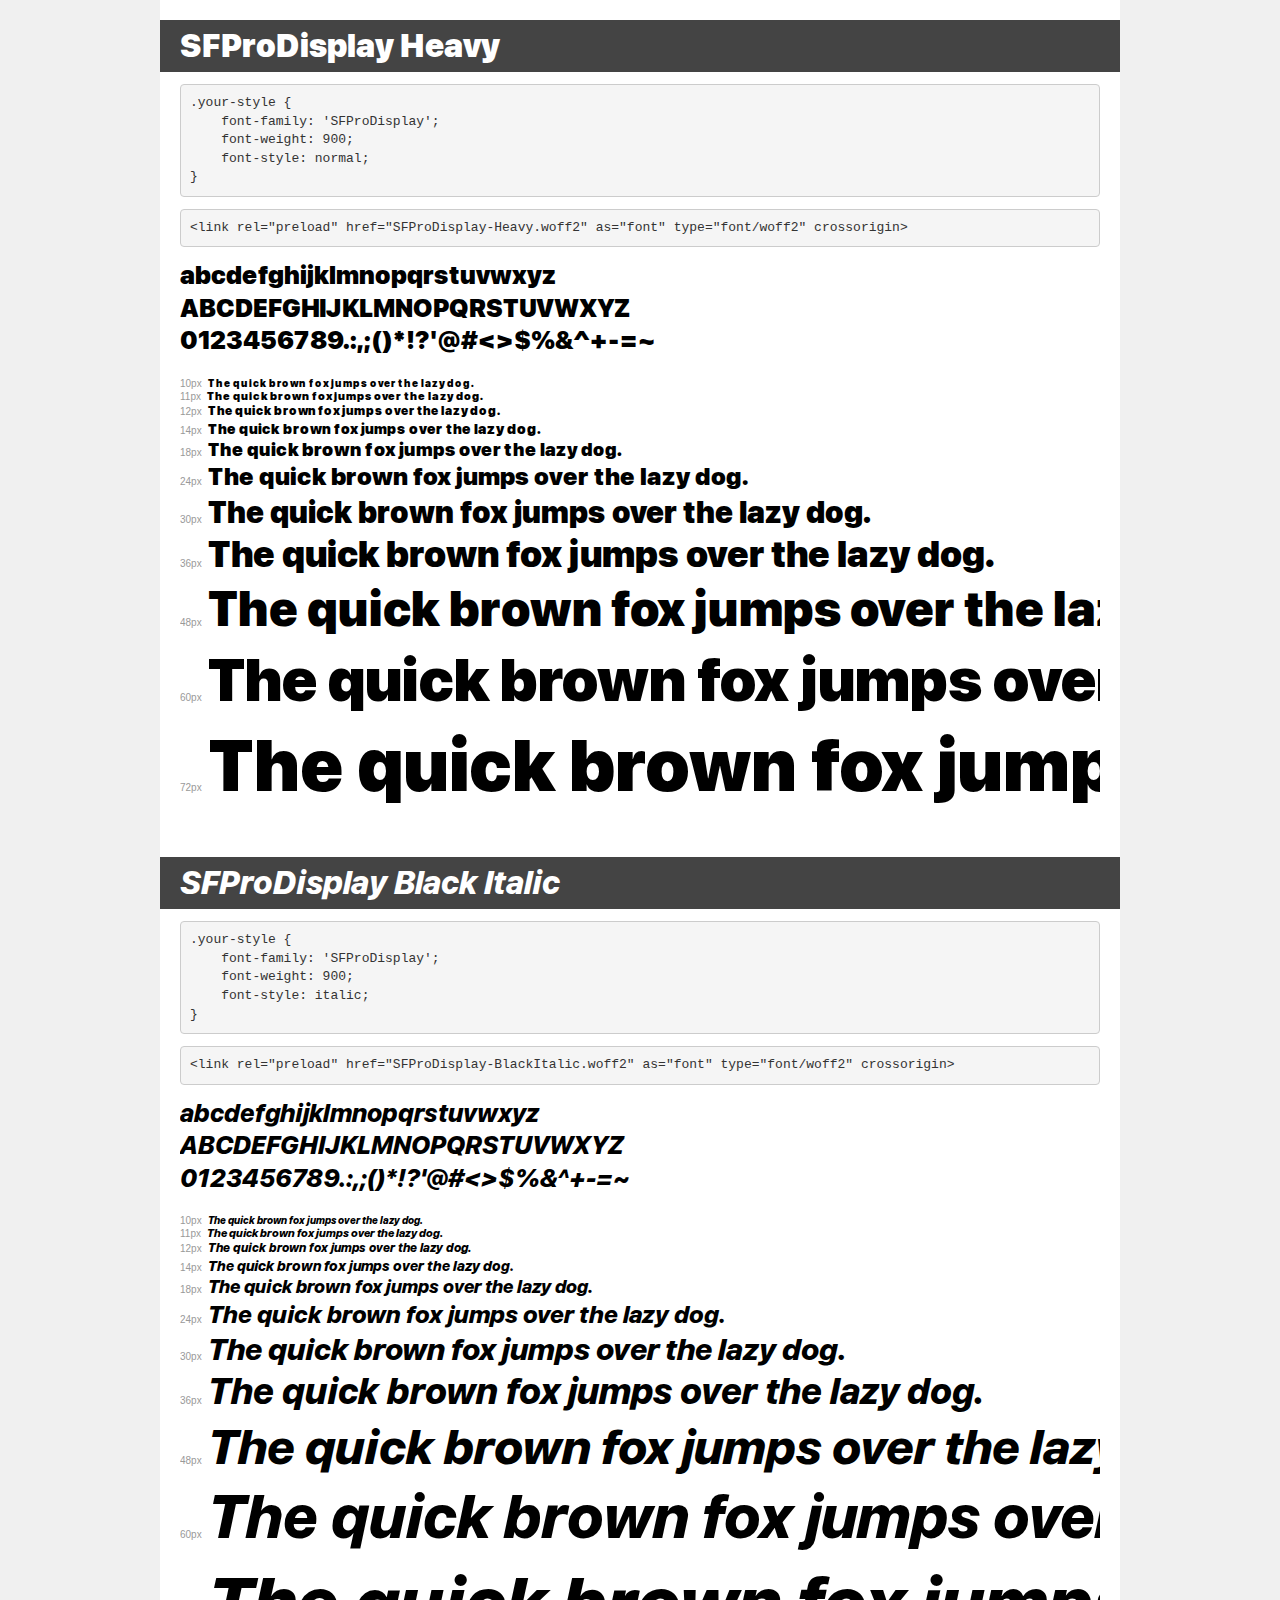
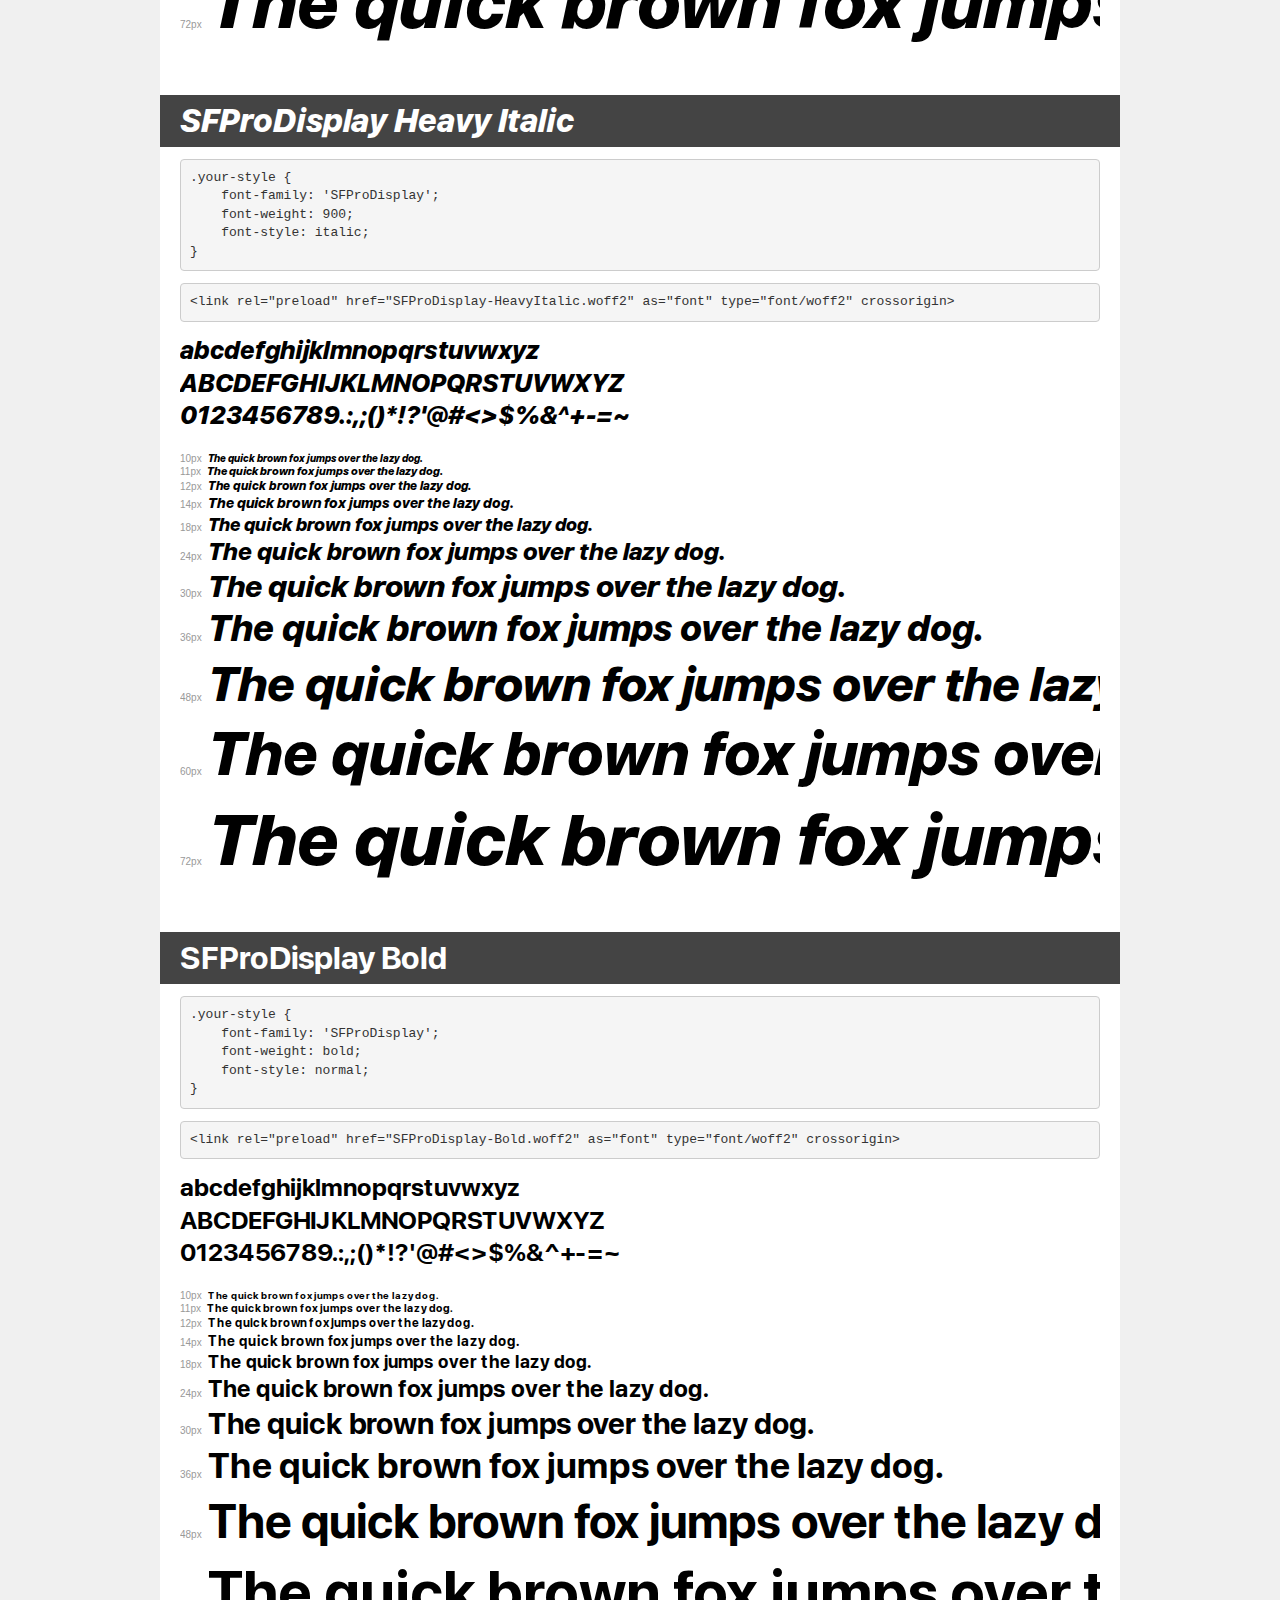
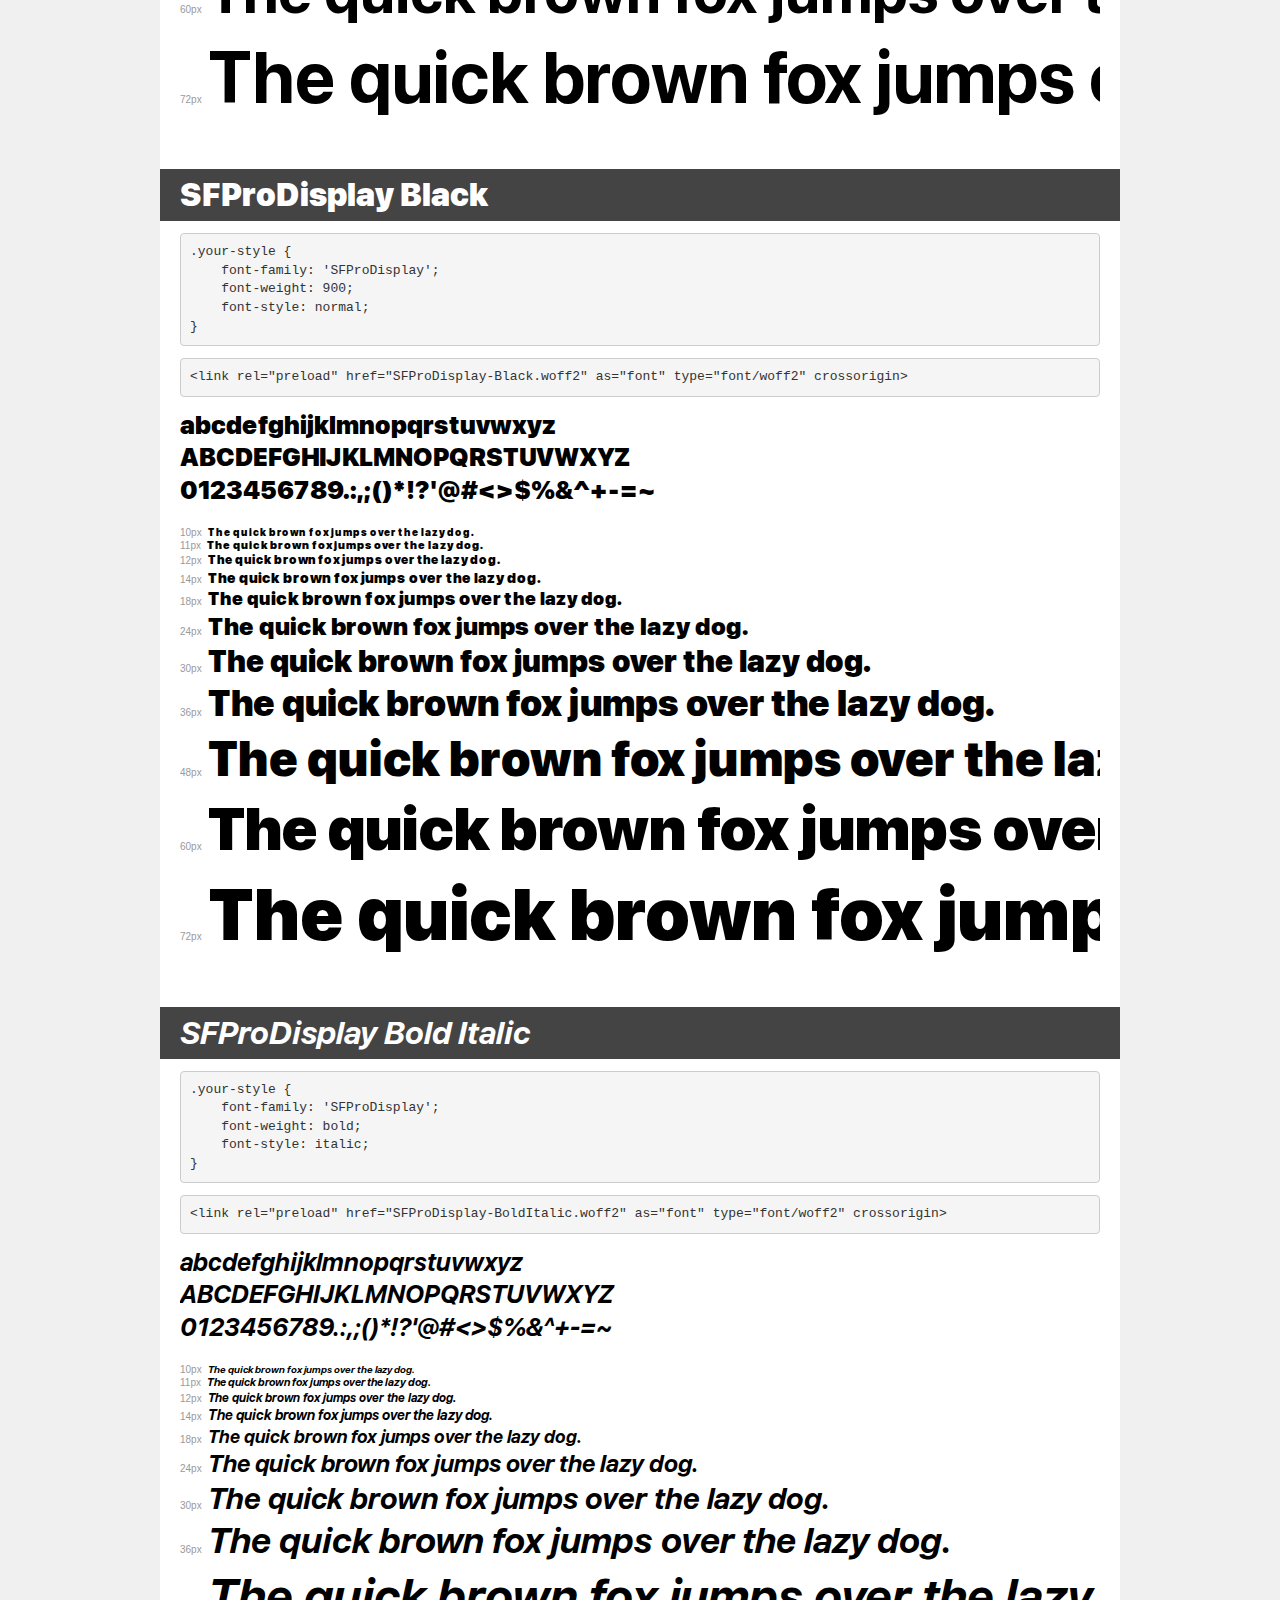
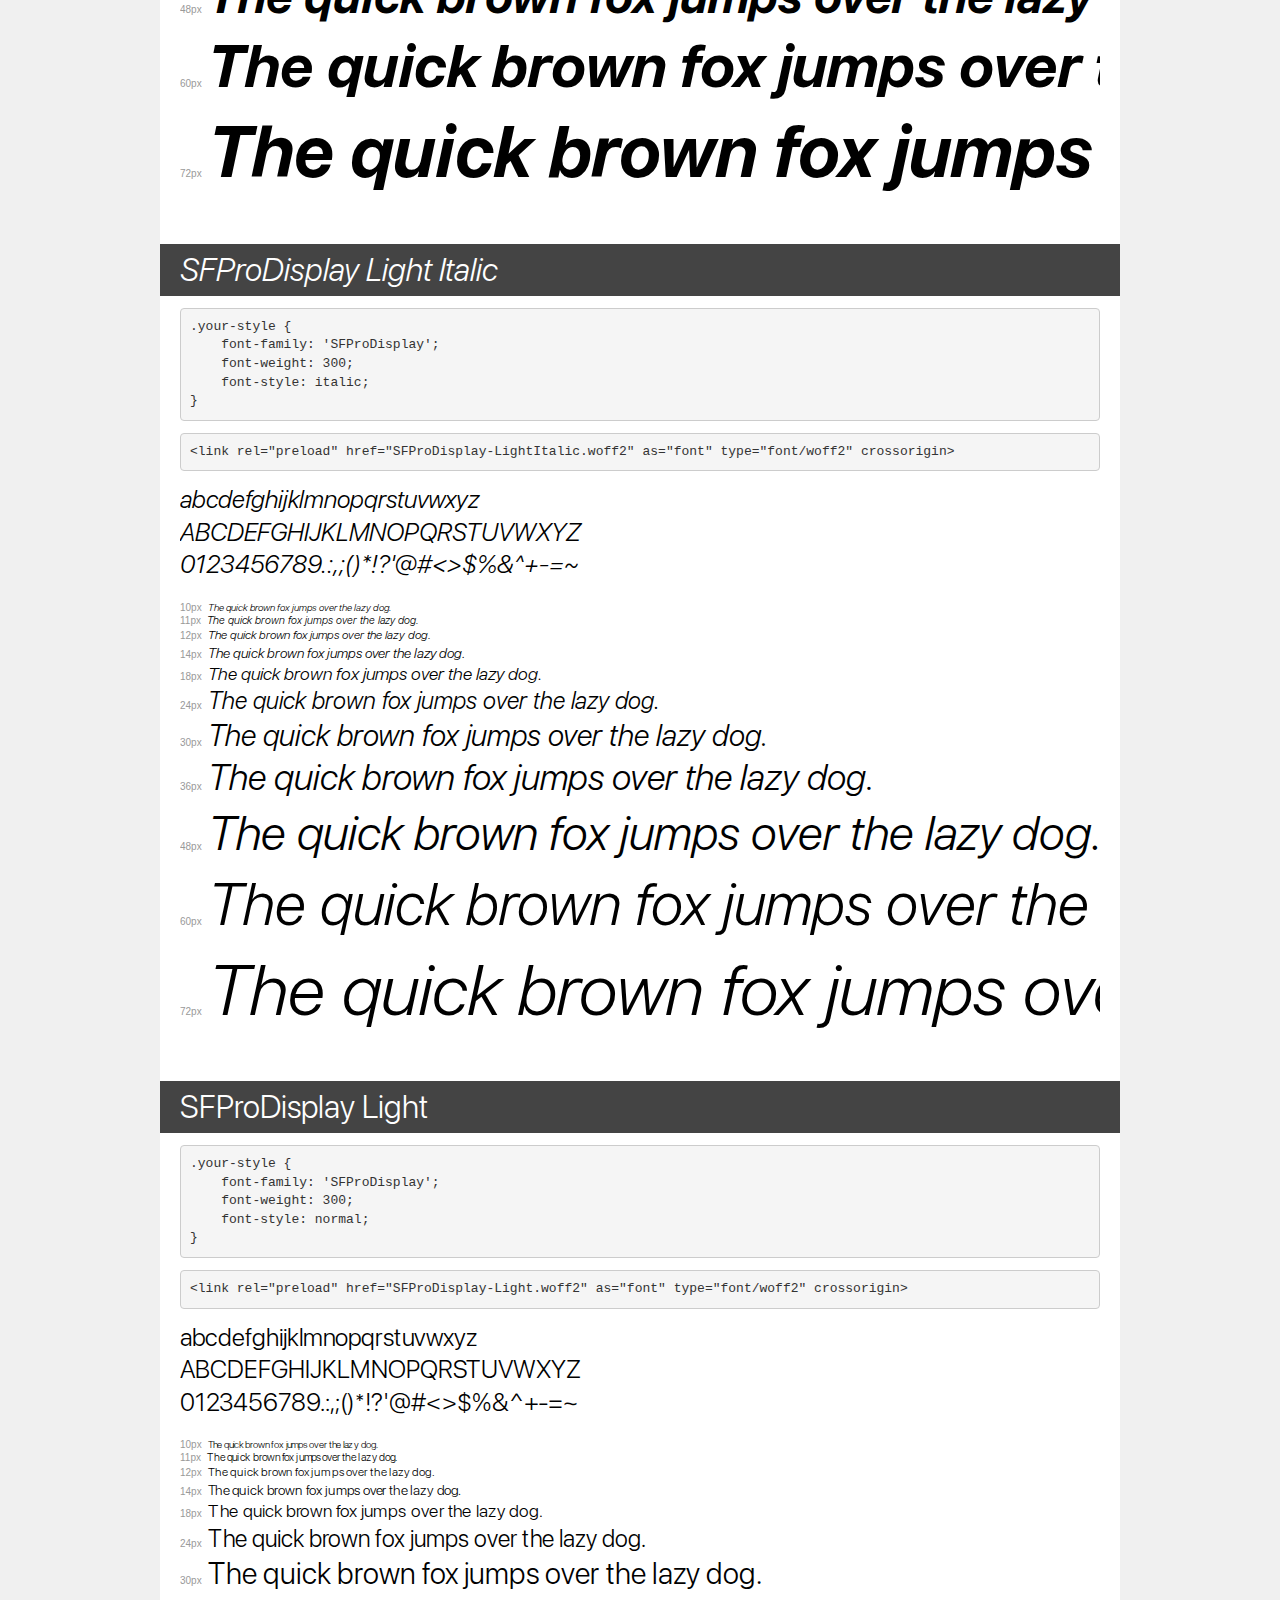
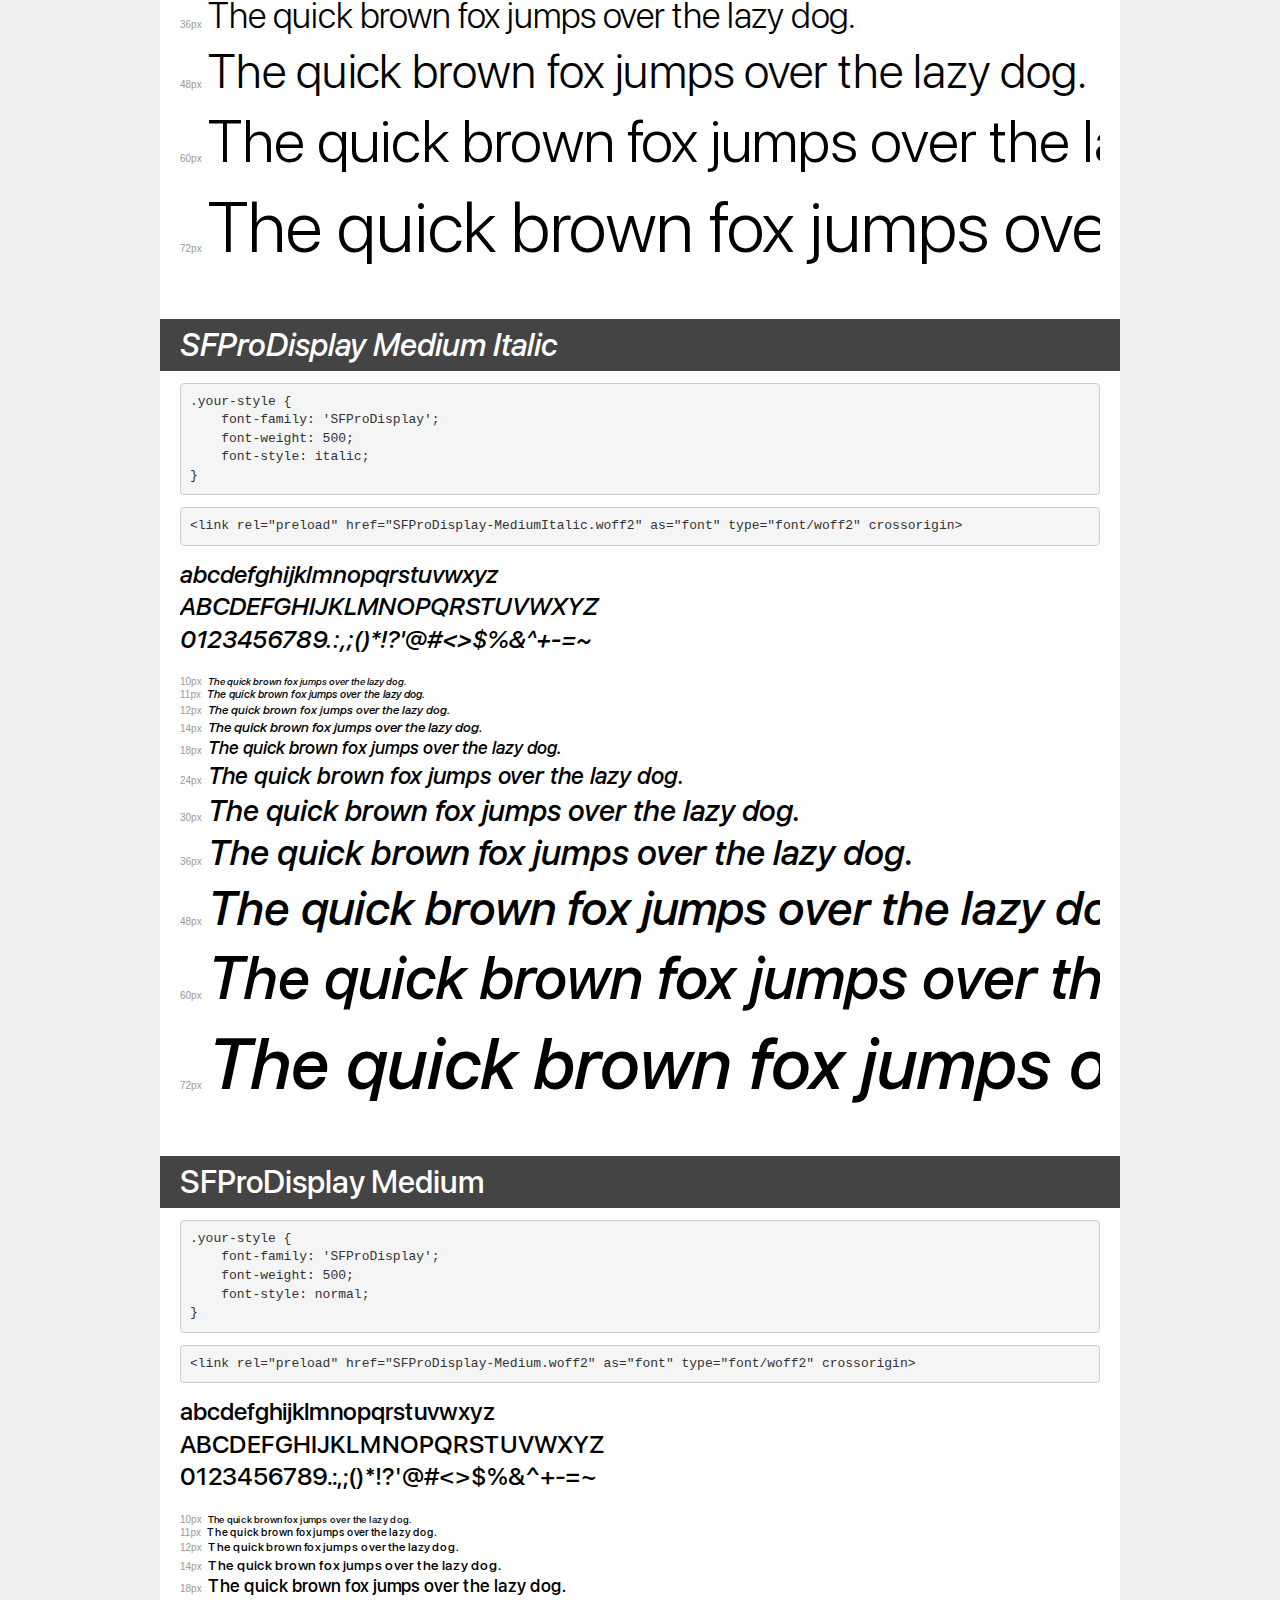
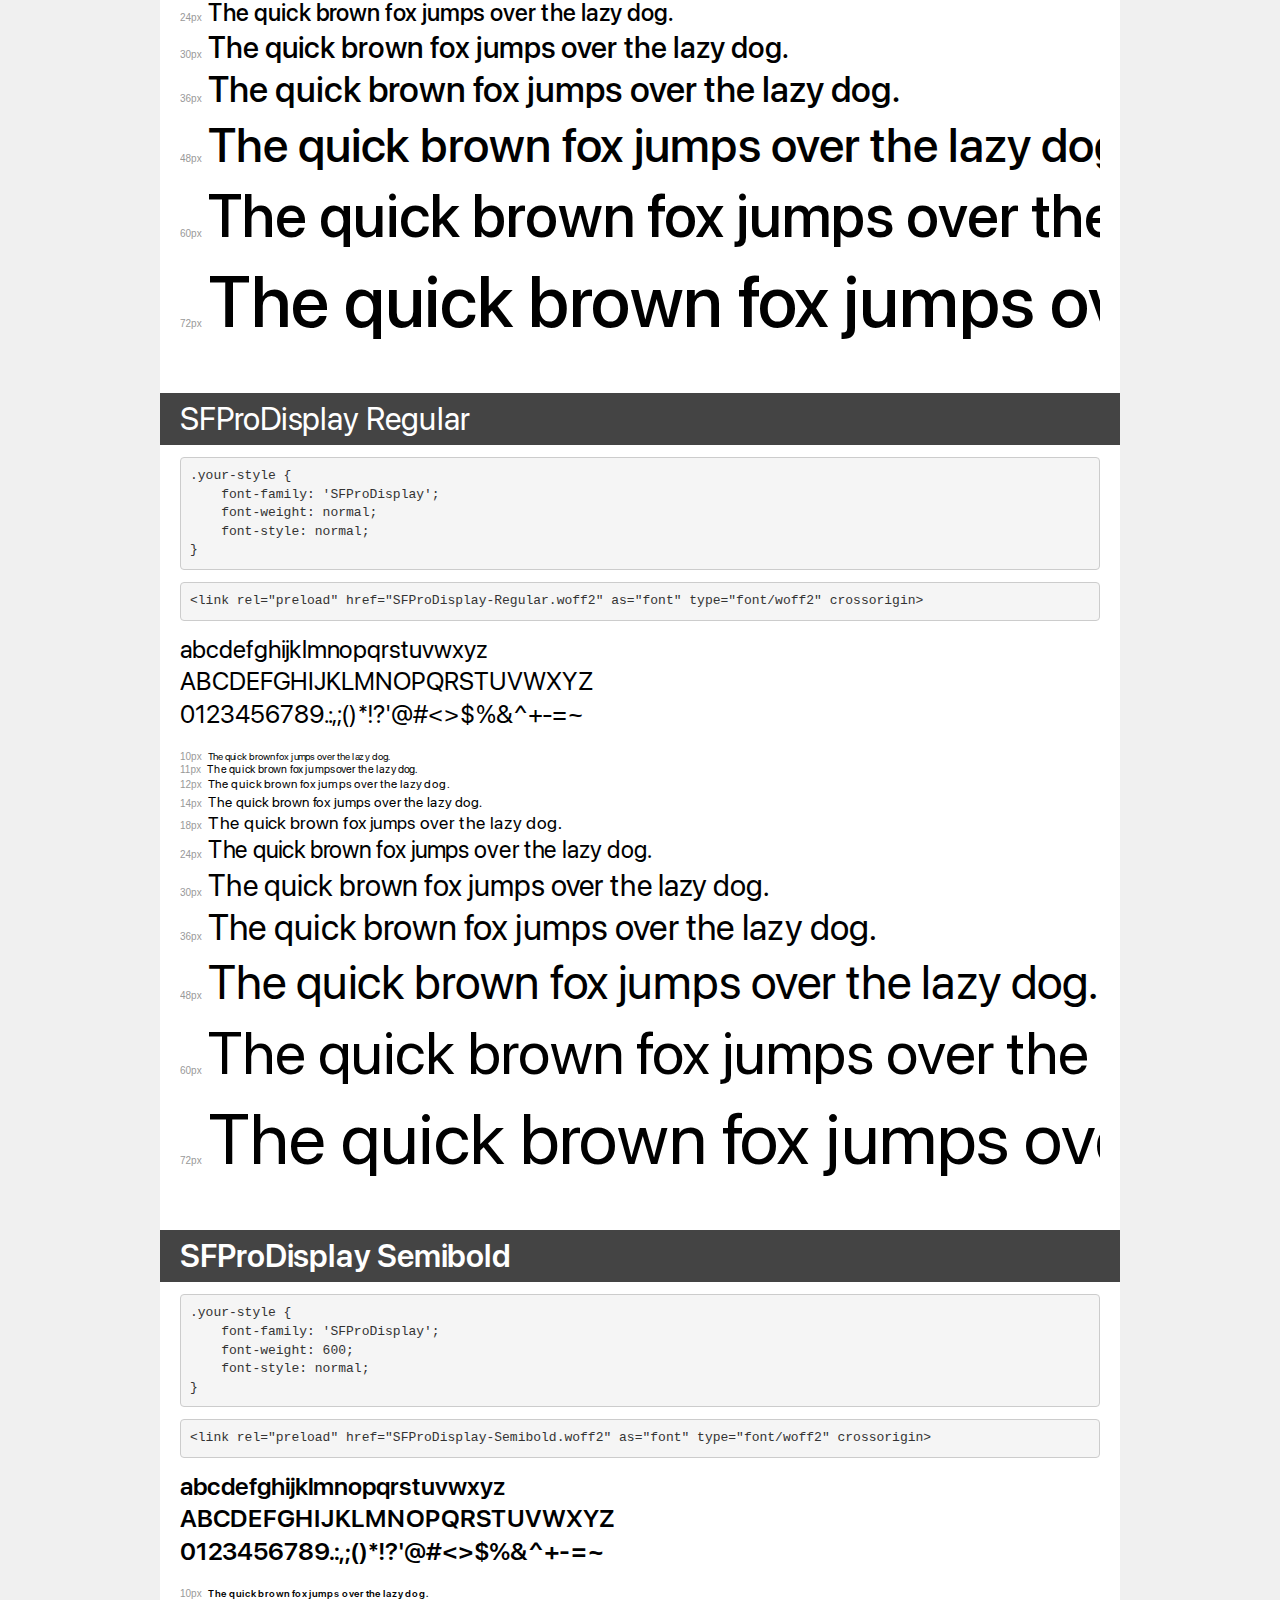
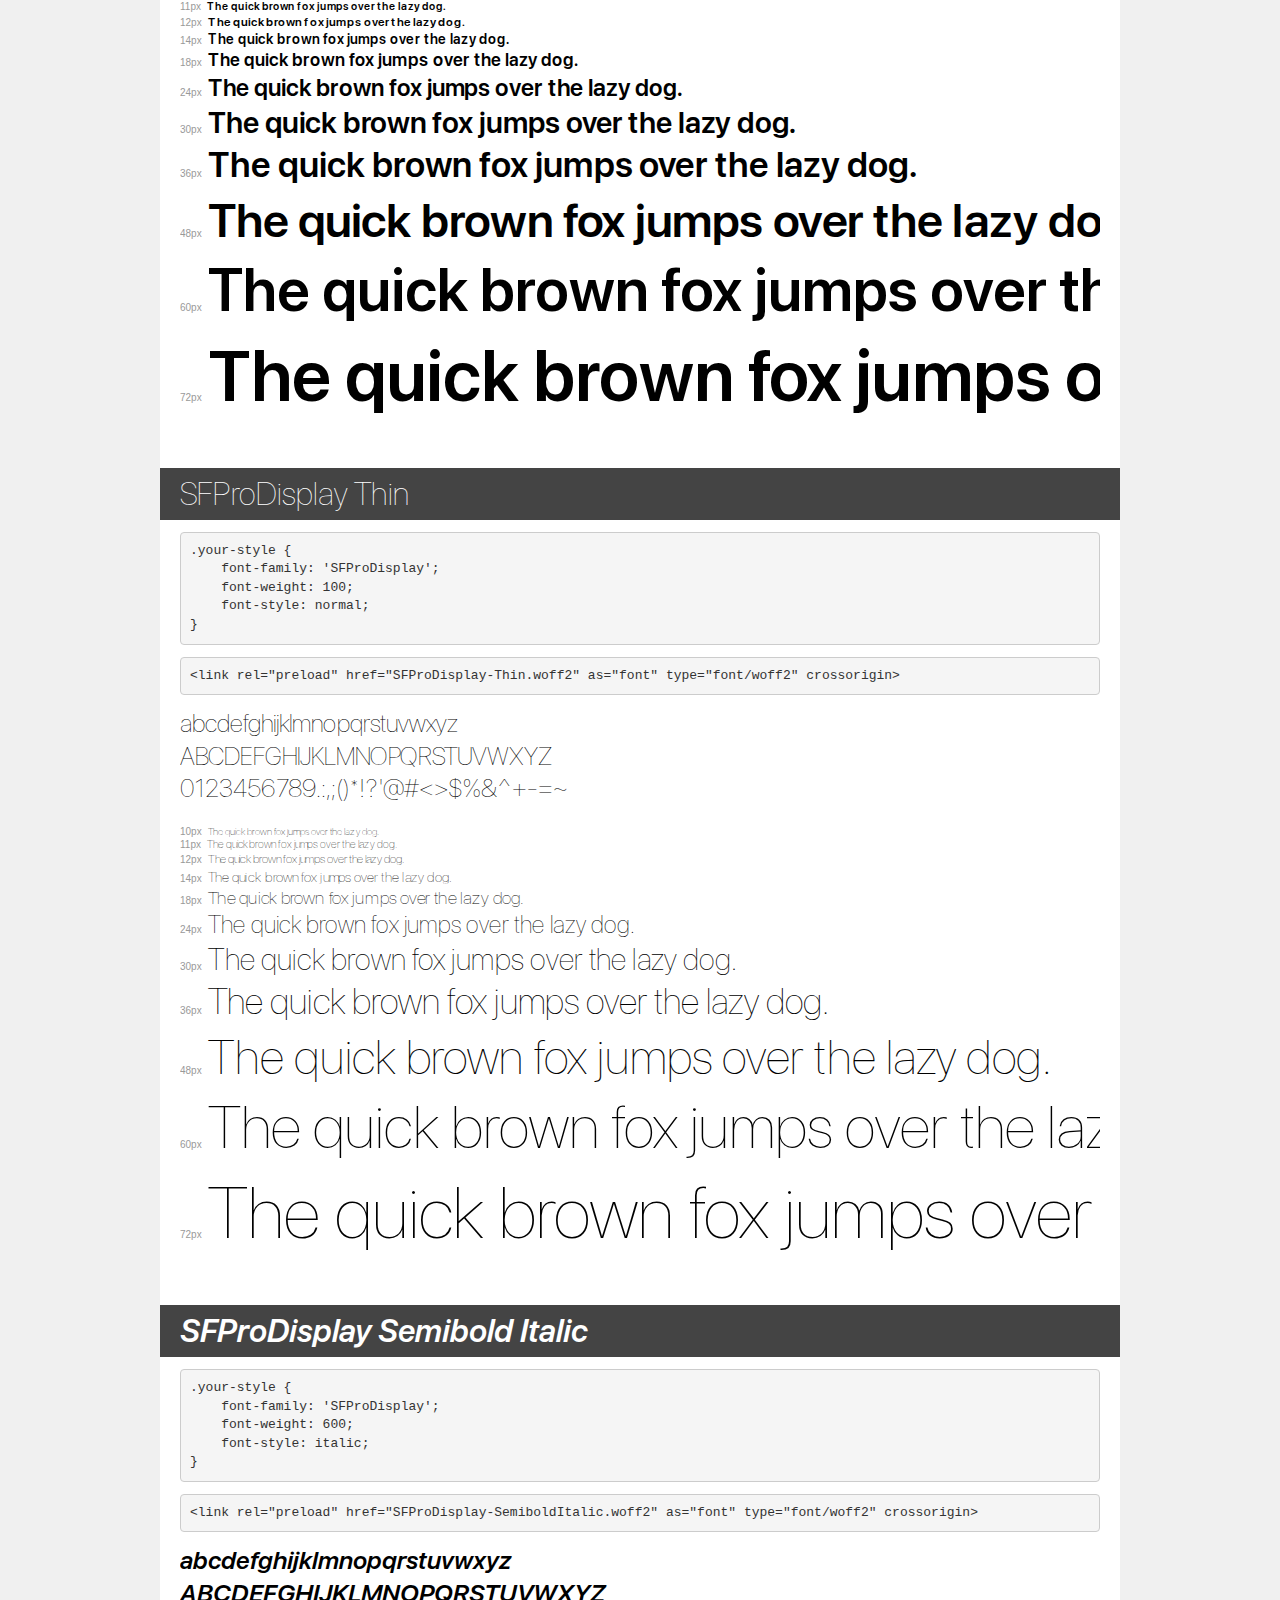
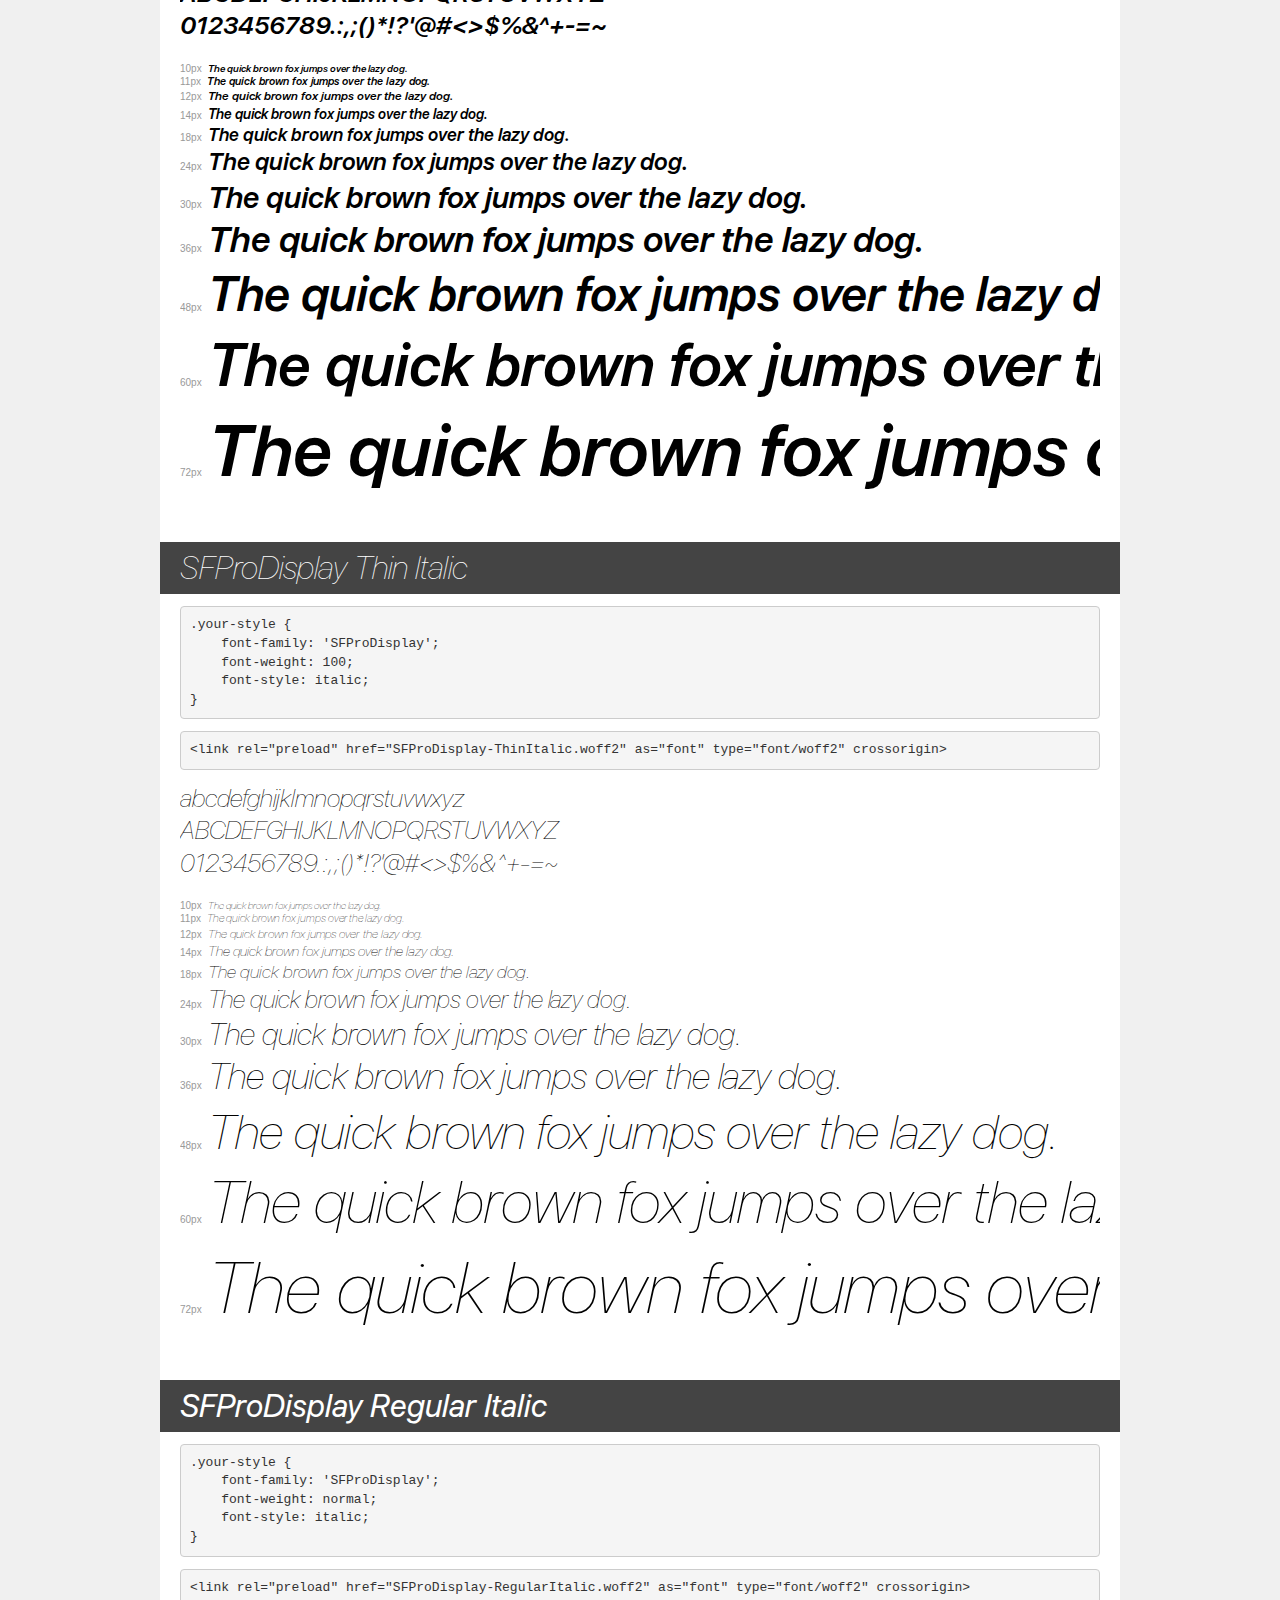
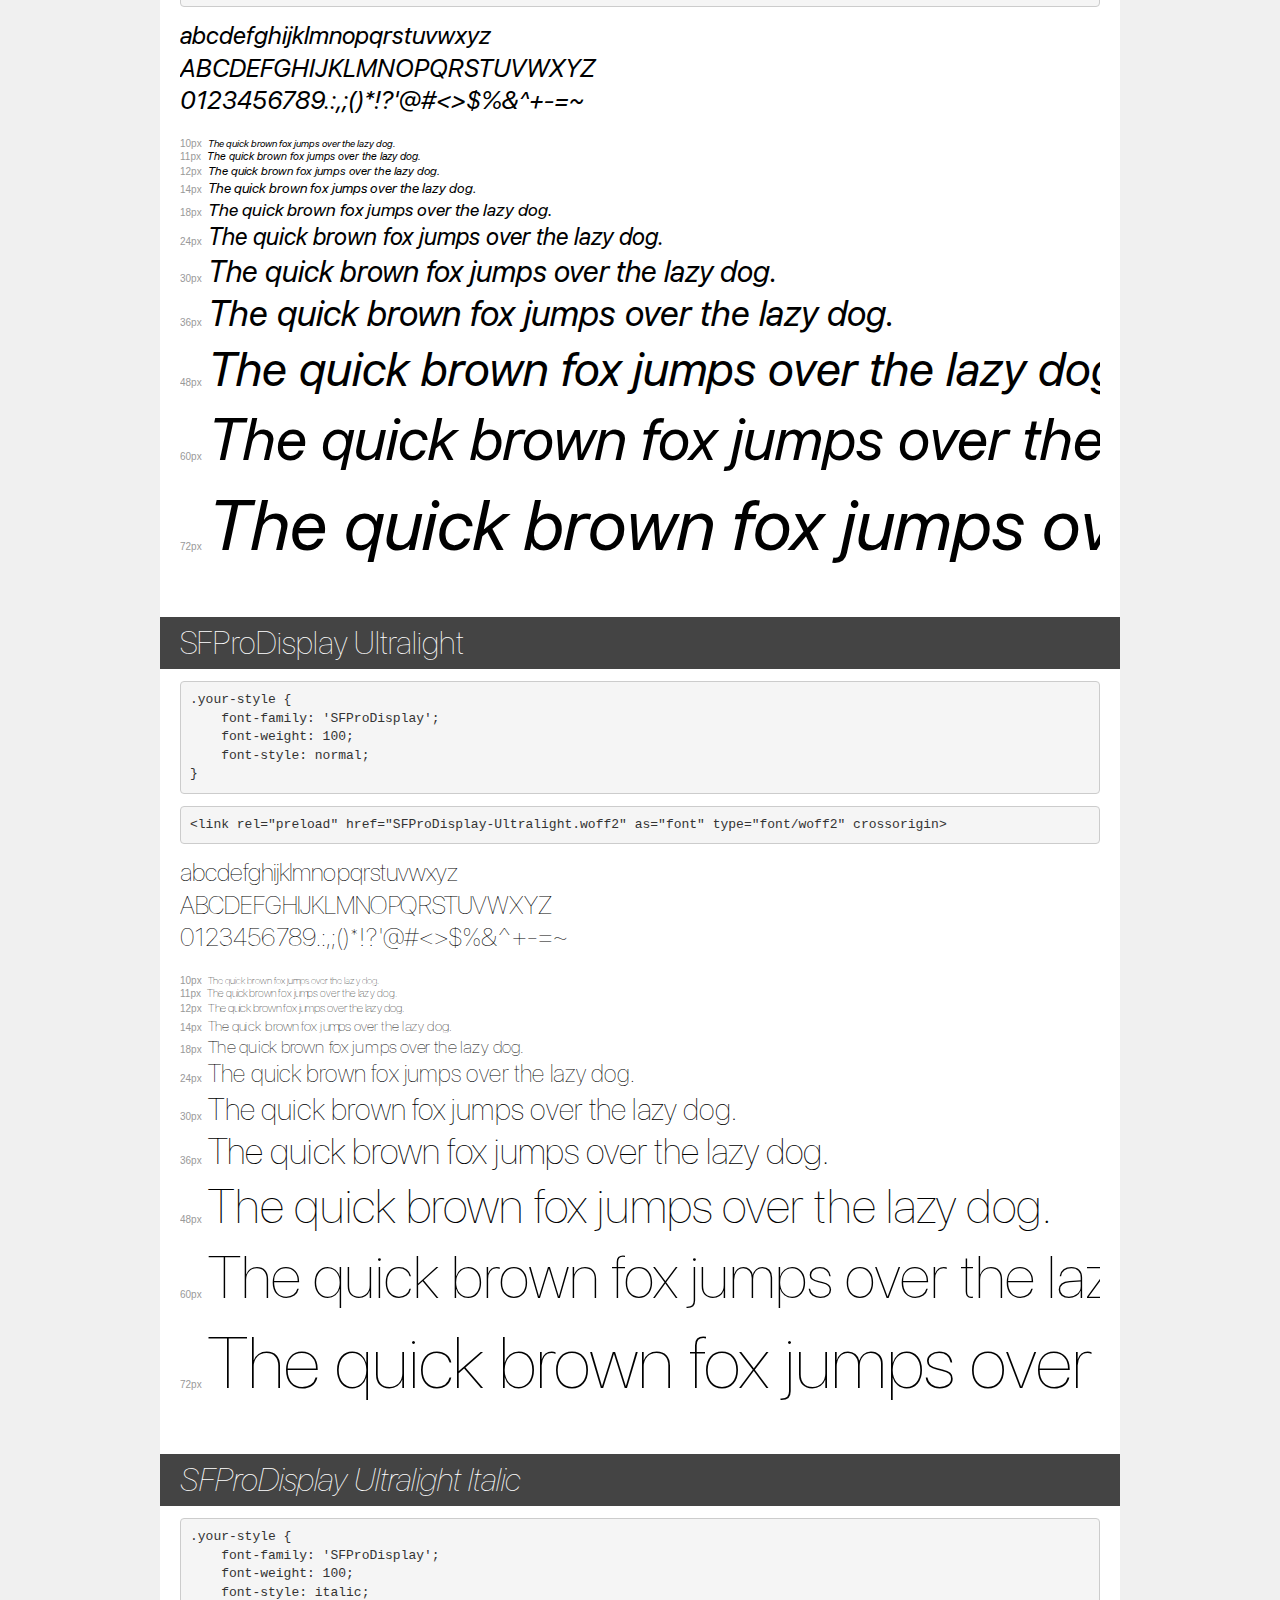
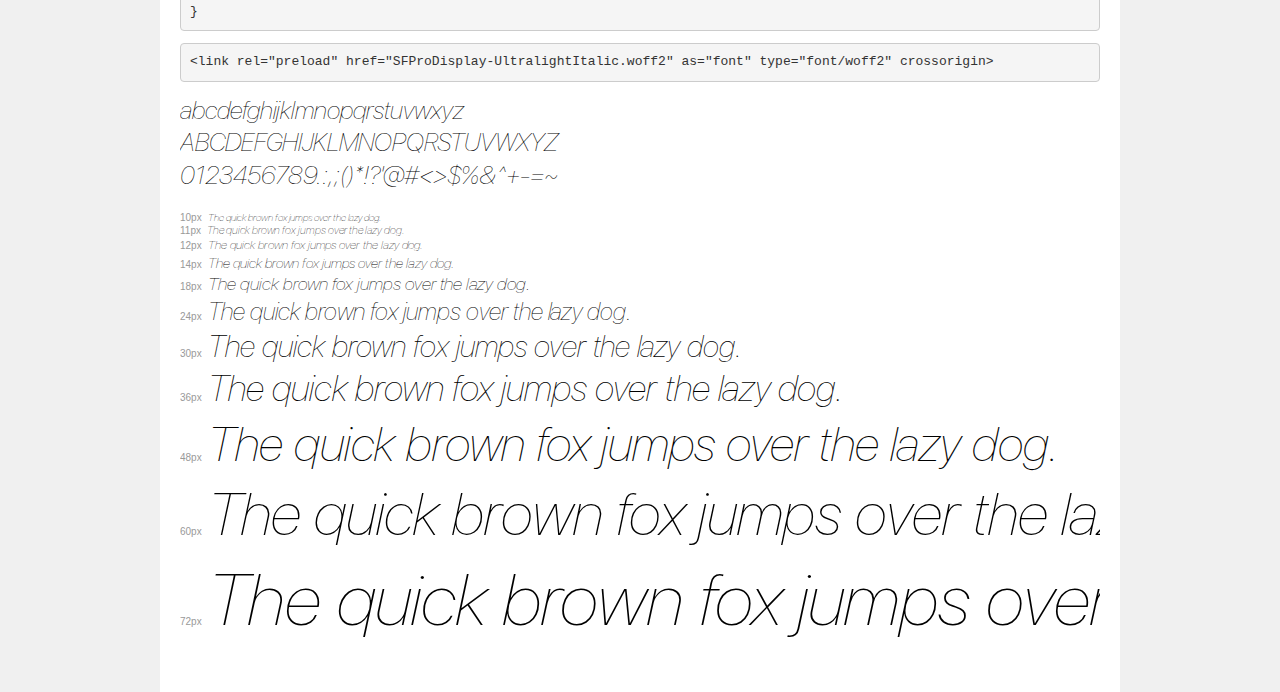
<file: assets/transfonter.org-20210821-014225/demo.html>
<!DOCTYPE html>
<html lang="en">
<head>
    <meta charset="utf-8">
    <meta http-equiv="X-UA-Compatible" content="IE=edge">
    <meta name="viewport" content="width=device-width, initial-scale=1">
    <meta name="robots" content="noindex, noarchive">
    <meta name="format-detection" content="telephone=no">
    <title>Transfonter demo</title>
    <link href="stylesheet.css" rel="stylesheet">
    <style>
        /*
        http://meyerweb.com/eric/tools/css/reset/
        v2.0 | 20110126
        License: none (public domain)
        */
        html, body, div, span, applet, object, iframe,
        h1, h2, h3, h4, h5, h6, p, blockquote, pre,
        a, abbr, acronym, address, big, cite, code,
        del, dfn, em, img, ins, kbd, q, s, samp,
        small, strike, strong, sub, sup, tt, var,
        b, u, i, center,
        dl, dt, dd, ol, ul, li,
        fieldset, form, label, legend,
        table, caption, tbody, tfoot, thead, tr, th, td,
        article, aside, canvas, details, embed,
        figure, figcaption, footer, header, hgroup,
        menu, nav, output, ruby, section, summary,
        time, mark, audio, video {
            margin: 0;
            padding: 0;
            border: 0;
            font-size: 100%;
            font: inherit;
            vertical-align: baseline;
        }
        /* HTML5 display-role reset for older browsers */
        article, aside, details, figcaption, figure,
        footer, header, hgroup, menu, nav, section {
            display: block;
        }
        body {
            line-height: 1;
        }
        ol, ul {
            list-style: none;
        }
        blockquote, q {
            quotes: none;
        }
        blockquote:before, blockquote:after,
        q:before, q:after {
            content: '';
            content: none;
        }
        table {
            border-collapse: collapse;
            border-spacing: 0;
        }
        /* demo styles */
        body {
            background: #f0f0f0;
            color: #000;
        }
        .page {
            background: #fff;
            width: 920px;
            margin: 0 auto;
            padding: 20px 20px 0 20px;
            overflow: hidden;
        }
        .font-container {
            overflow-x: auto;
            overflow-y: hidden;
            margin-bottom: 40px;
            line-height: 1.3;
            white-space: nowrap;
            padding-bottom: 5px;
        }
        h1 {
            position: relative;
            background: #444;
            font-size: 32px;
            color: #fff;
            padding: 10px 20px;
            margin: 0 -20px 12px -20px;
        }
        .letters {
            font-size: 25px;
            margin-bottom: 20px;
        }
        .s10:before {
            content: '10px';
        }
        .s11:before {
            content: '11px';
        }
        .s12:before {
            content: '12px';
        }
        .s14:before {
            content: '14px';
        }
        .s18:before {
            content: '18px';
        }
        .s24:before {
            content: '24px';
        }
        .s30:before {
            content: '30px';
        }
        .s36:before {
            content: '36px';
        }
        .s48:before {
            content: '48px';
        }
        .s60:before {
            content: '60px';
        }
        .s72:before {
            content: '72px';
        }
        .s10:before, .s11:before, .s12:before, .s14:before,
        .s18:before, .s24:before, .s30:before, .s36:before,
        .s48:before, .s60:before, .s72:before {
            font-family: Arial, sans-serif;
            font-size: 10px;
            font-weight: normal;
            font-style: normal;
            color: #999;
            padding-right: 6px;
        }
        pre {
            display: block;
            padding: 9px;
            margin: 0 0 12px;
            font-family: Monaco, Menlo, Consolas, "Courier New", monospace;
            font-size: 13px;
            line-height: 1.428571429;
            color: #333;
            font-weight: normal;
            font-style: normal;
            background-color: #f5f5f5;
            border: 1px solid #ccc;
            overflow-x: auto;
            border-radius: 4px;
        }
        /* responsive */
        @media (max-width: 959px) {
            .page {
                width: auto;
                margin: 0;
            }
        }
    </style>
</head>
<body>
<div class="page">
    <div class="demo">
        <h1 style="font-family: 'SFProDisplay'; font-weight: 900; font-style: normal;">SFProDisplay Heavy</h1>
        <pre title="Usage">.your-style {
    font-family: 'SFProDisplay';
    font-weight: 900;
    font-style: normal;
}</pre>
        <pre title="Preload (optional)">
&lt;link rel=&quot;preload&quot; href=&quot;SFProDisplay-Heavy.woff2&quot; as=&quot;font&quot; type=&quot;font/woff2&quot; crossorigin&gt;</pre>
        <div class="font-container" style="font-family: 'SFProDisplay'; font-weight: 900; font-style: normal;">
            <p class="letters">
                abcdefghijklmnopqrstuvwxyz<br>
ABCDEFGHIJKLMNOPQRSTUVWXYZ<br>
                0123456789.:,;()*!?'@#&lt;&gt;$%&^+-=~
            </p>
            <p class="s10" style="font-size: 10px;">The quick brown fox jumps over the lazy dog.</p>
            <p class="s11" style="font-size: 11px;">The quick brown fox jumps over the lazy dog.</p>
            <p class="s12" style="font-size: 12px;">The quick brown fox jumps over the lazy dog.</p>
            <p class="s14" style="font-size: 14px;">The quick brown fox jumps over the lazy dog.</p>
            <p class="s18" style="font-size: 18px;">The quick brown fox jumps over the lazy dog.</p>
            <p class="s24" style="font-size: 24px;">The quick brown fox jumps over the lazy dog.</p>
            <p class="s30" style="font-size: 30px;">The quick brown fox jumps over the lazy dog.</p>
            <p class="s36" style="font-size: 36px;">The quick brown fox jumps over the lazy dog.</p>
            <p class="s48" style="font-size: 48px;">The quick brown fox jumps over the lazy dog.</p>
            <p class="s60" style="font-size: 60px;">The quick brown fox jumps over the lazy dog.</p>
            <p class="s72" style="font-size: 72px;">The quick brown fox jumps over the lazy dog.</p>
        </div>
    </div>

    <div class="demo">
        <h1 style="font-family: 'SFProDisplay'; font-weight: 900; font-style: italic;">SFProDisplay Black Italic</h1>
        <pre title="Usage">.your-style {
    font-family: 'SFProDisplay';
    font-weight: 900;
    font-style: italic;
}</pre>
        <pre title="Preload (optional)">
&lt;link rel=&quot;preload&quot; href=&quot;SFProDisplay-BlackItalic.woff2&quot; as=&quot;font&quot; type=&quot;font/woff2&quot; crossorigin&gt;</pre>
        <div class="font-container" style="font-family: 'SFProDisplay'; font-weight: 900; font-style: italic;">
            <p class="letters">
                abcdefghijklmnopqrstuvwxyz<br>
ABCDEFGHIJKLMNOPQRSTUVWXYZ<br>
                0123456789.:,;()*!?'@#&lt;&gt;$%&^+-=~
            </p>
            <p class="s10" style="font-size: 10px;">The quick brown fox jumps over the lazy dog.</p>
            <p class="s11" style="font-size: 11px;">The quick brown fox jumps over the lazy dog.</p>
            <p class="s12" style="font-size: 12px;">The quick brown fox jumps over the lazy dog.</p>
            <p class="s14" style="font-size: 14px;">The quick brown fox jumps over the lazy dog.</p>
            <p class="s18" style="font-size: 18px;">The quick brown fox jumps over the lazy dog.</p>
            <p class="s24" style="font-size: 24px;">The quick brown fox jumps over the lazy dog.</p>
            <p class="s30" style="font-size: 30px;">The quick brown fox jumps over the lazy dog.</p>
            <p class="s36" style="font-size: 36px;">The quick brown fox jumps over the lazy dog.</p>
            <p class="s48" style="font-size: 48px;">The quick brown fox jumps over the lazy dog.</p>
            <p class="s60" style="font-size: 60px;">The quick brown fox jumps over the lazy dog.</p>
            <p class="s72" style="font-size: 72px;">The quick brown fox jumps over the lazy dog.</p>
        </div>
    </div>

    <div class="demo">
        <h1 style="font-family: 'SFProDisplay'; font-weight: 900; font-style: italic;">SFProDisplay Heavy Italic</h1>
        <pre title="Usage">.your-style {
    font-family: 'SFProDisplay';
    font-weight: 900;
    font-style: italic;
}</pre>
        <pre title="Preload (optional)">
&lt;link rel=&quot;preload&quot; href=&quot;SFProDisplay-HeavyItalic.woff2&quot; as=&quot;font&quot; type=&quot;font/woff2&quot; crossorigin&gt;</pre>
        <div class="font-container" style="font-family: 'SFProDisplay'; font-weight: 900; font-style: italic;">
            <p class="letters">
                abcdefghijklmnopqrstuvwxyz<br>
ABCDEFGHIJKLMNOPQRSTUVWXYZ<br>
                0123456789.:,;()*!?'@#&lt;&gt;$%&^+-=~
            </p>
            <p class="s10" style="font-size: 10px;">The quick brown fox jumps over the lazy dog.</p>
            <p class="s11" style="font-size: 11px;">The quick brown fox jumps over the lazy dog.</p>
            <p class="s12" style="font-size: 12px;">The quick brown fox jumps over the lazy dog.</p>
            <p class="s14" style="font-size: 14px;">The quick brown fox jumps over the lazy dog.</p>
            <p class="s18" style="font-size: 18px;">The quick brown fox jumps over the lazy dog.</p>
            <p class="s24" style="font-size: 24px;">The quick brown fox jumps over the lazy dog.</p>
            <p class="s30" style="font-size: 30px;">The quick brown fox jumps over the lazy dog.</p>
            <p class="s36" style="font-size: 36px;">The quick brown fox jumps over the lazy dog.</p>
            <p class="s48" style="font-size: 48px;">The quick brown fox jumps over the lazy dog.</p>
            <p class="s60" style="font-size: 60px;">The quick brown fox jumps over the lazy dog.</p>
            <p class="s72" style="font-size: 72px;">The quick brown fox jumps over the lazy dog.</p>
        </div>
    </div>

    <div class="demo">
        <h1 style="font-family: 'SFProDisplay'; font-weight: bold; font-style: normal;">SFProDisplay Bold</h1>
        <pre title="Usage">.your-style {
    font-family: 'SFProDisplay';
    font-weight: bold;
    font-style: normal;
}</pre>
        <pre title="Preload (optional)">
&lt;link rel=&quot;preload&quot; href=&quot;SFProDisplay-Bold.woff2&quot; as=&quot;font&quot; type=&quot;font/woff2&quot; crossorigin&gt;</pre>
        <div class="font-container" style="font-family: 'SFProDisplay'; font-weight: bold; font-style: normal;">
            <p class="letters">
                abcdefghijklmnopqrstuvwxyz<br>
ABCDEFGHIJKLMNOPQRSTUVWXYZ<br>
                0123456789.:,;()*!?'@#&lt;&gt;$%&^+-=~
            </p>
            <p class="s10" style="font-size: 10px;">The quick brown fox jumps over the lazy dog.</p>
            <p class="s11" style="font-size: 11px;">The quick brown fox jumps over the lazy dog.</p>
            <p class="s12" style="font-size: 12px;">The quick brown fox jumps over the lazy dog.</p>
            <p class="s14" style="font-size: 14px;">The quick brown fox jumps over the lazy dog.</p>
            <p class="s18" style="font-size: 18px;">The quick brown fox jumps over the lazy dog.</p>
            <p class="s24" style="font-size: 24px;">The quick brown fox jumps over the lazy dog.</p>
            <p class="s30" style="font-size: 30px;">The quick brown fox jumps over the lazy dog.</p>
            <p class="s36" style="font-size: 36px;">The quick brown fox jumps over the lazy dog.</p>
            <p class="s48" style="font-size: 48px;">The quick brown fox jumps over the lazy dog.</p>
            <p class="s60" style="font-size: 60px;">The quick brown fox jumps over the lazy dog.</p>
            <p class="s72" style="font-size: 72px;">The quick brown fox jumps over the lazy dog.</p>
        </div>
    </div>

    <div class="demo">
        <h1 style="font-family: 'SFProDisplay'; font-weight: 900; font-style: normal;">SFProDisplay Black</h1>
        <pre title="Usage">.your-style {
    font-family: 'SFProDisplay';
    font-weight: 900;
    font-style: normal;
}</pre>
        <pre title="Preload (optional)">
&lt;link rel=&quot;preload&quot; href=&quot;SFProDisplay-Black.woff2&quot; as=&quot;font&quot; type=&quot;font/woff2&quot; crossorigin&gt;</pre>
        <div class="font-container" style="font-family: 'SFProDisplay'; font-weight: 900; font-style: normal;">
            <p class="letters">
                abcdefghijklmnopqrstuvwxyz<br>
ABCDEFGHIJKLMNOPQRSTUVWXYZ<br>
                0123456789.:,;()*!?'@#&lt;&gt;$%&^+-=~
            </p>
            <p class="s10" style="font-size: 10px;">The quick brown fox jumps over the lazy dog.</p>
            <p class="s11" style="font-size: 11px;">The quick brown fox jumps over the lazy dog.</p>
            <p class="s12" style="font-size: 12px;">The quick brown fox jumps over the lazy dog.</p>
            <p class="s14" style="font-size: 14px;">The quick brown fox jumps over the lazy dog.</p>
            <p class="s18" style="font-size: 18px;">The quick brown fox jumps over the lazy dog.</p>
            <p class="s24" style="font-size: 24px;">The quick brown fox jumps over the lazy dog.</p>
            <p class="s30" style="font-size: 30px;">The quick brown fox jumps over the lazy dog.</p>
            <p class="s36" style="font-size: 36px;">The quick brown fox jumps over the lazy dog.</p>
            <p class="s48" style="font-size: 48px;">The quick brown fox jumps over the lazy dog.</p>
            <p class="s60" style="font-size: 60px;">The quick brown fox jumps over the lazy dog.</p>
            <p class="s72" style="font-size: 72px;">The quick brown fox jumps over the lazy dog.</p>
        </div>
    </div>

    <div class="demo">
        <h1 style="font-family: 'SFProDisplay'; font-weight: bold; font-style: italic;">SFProDisplay Bold Italic</h1>
        <pre title="Usage">.your-style {
    font-family: 'SFProDisplay';
    font-weight: bold;
    font-style: italic;
}</pre>
        <pre title="Preload (optional)">
&lt;link rel=&quot;preload&quot; href=&quot;SFProDisplay-BoldItalic.woff2&quot; as=&quot;font&quot; type=&quot;font/woff2&quot; crossorigin&gt;</pre>
        <div class="font-container" style="font-family: 'SFProDisplay'; font-weight: bold; font-style: italic;">
            <p class="letters">
                abcdefghijklmnopqrstuvwxyz<br>
ABCDEFGHIJKLMNOPQRSTUVWXYZ<br>
                0123456789.:,;()*!?'@#&lt;&gt;$%&^+-=~
            </p>
            <p class="s10" style="font-size: 10px;">The quick brown fox jumps over the lazy dog.</p>
            <p class="s11" style="font-size: 11px;">The quick brown fox jumps over the lazy dog.</p>
            <p class="s12" style="font-size: 12px;">The quick brown fox jumps over the lazy dog.</p>
            <p class="s14" style="font-size: 14px;">The quick brown fox jumps over the lazy dog.</p>
            <p class="s18" style="font-size: 18px;">The quick brown fox jumps over the lazy dog.</p>
            <p class="s24" style="font-size: 24px;">The quick brown fox jumps over the lazy dog.</p>
            <p class="s30" style="font-size: 30px;">The quick brown fox jumps over the lazy dog.</p>
            <p class="s36" style="font-size: 36px;">The quick brown fox jumps over the lazy dog.</p>
            <p class="s48" style="font-size: 48px;">The quick brown fox jumps over the lazy dog.</p>
            <p class="s60" style="font-size: 60px;">The quick brown fox jumps over the lazy dog.</p>
            <p class="s72" style="font-size: 72px;">The quick brown fox jumps over the lazy dog.</p>
        </div>
    </div>

    <div class="demo">
        <h1 style="font-family: 'SFProDisplay'; font-weight: 300; font-style: italic;">SFProDisplay Light Italic</h1>
        <pre title="Usage">.your-style {
    font-family: 'SFProDisplay';
    font-weight: 300;
    font-style: italic;
}</pre>
        <pre title="Preload (optional)">
&lt;link rel=&quot;preload&quot; href=&quot;SFProDisplay-LightItalic.woff2&quot; as=&quot;font&quot; type=&quot;font/woff2&quot; crossorigin&gt;</pre>
        <div class="font-container" style="font-family: 'SFProDisplay'; font-weight: 300; font-style: italic;">
            <p class="letters">
                abcdefghijklmnopqrstuvwxyz<br>
ABCDEFGHIJKLMNOPQRSTUVWXYZ<br>
                0123456789.:,;()*!?'@#&lt;&gt;$%&^+-=~
            </p>
            <p class="s10" style="font-size: 10px;">The quick brown fox jumps over the lazy dog.</p>
            <p class="s11" style="font-size: 11px;">The quick brown fox jumps over the lazy dog.</p>
            <p class="s12" style="font-size: 12px;">The quick brown fox jumps over the lazy dog.</p>
            <p class="s14" style="font-size: 14px;">The quick brown fox jumps over the lazy dog.</p>
            <p class="s18" style="font-size: 18px;">The quick brown fox jumps over the lazy dog.</p>
            <p class="s24" style="font-size: 24px;">The quick brown fox jumps over the lazy dog.</p>
            <p class="s30" style="font-size: 30px;">The quick brown fox jumps over the lazy dog.</p>
            <p class="s36" style="font-size: 36px;">The quick brown fox jumps over the lazy dog.</p>
            <p class="s48" style="font-size: 48px;">The quick brown fox jumps over the lazy dog.</p>
            <p class="s60" style="font-size: 60px;">The quick brown fox jumps over the lazy dog.</p>
            <p class="s72" style="font-size: 72px;">The quick brown fox jumps over the lazy dog.</p>
        </div>
    </div>

    <div class="demo">
        <h1 style="font-family: 'SFProDisplay'; font-weight: 300; font-style: normal;">SFProDisplay Light</h1>
        <pre title="Usage">.your-style {
    font-family: 'SFProDisplay';
    font-weight: 300;
    font-style: normal;
}</pre>
        <pre title="Preload (optional)">
&lt;link rel=&quot;preload&quot; href=&quot;SFProDisplay-Light.woff2&quot; as=&quot;font&quot; type=&quot;font/woff2&quot; crossorigin&gt;</pre>
        <div class="font-container" style="font-family: 'SFProDisplay'; font-weight: 300; font-style: normal;">
            <p class="letters">
                abcdefghijklmnopqrstuvwxyz<br>
ABCDEFGHIJKLMNOPQRSTUVWXYZ<br>
                0123456789.:,;()*!?'@#&lt;&gt;$%&^+-=~
            </p>
            <p class="s10" style="font-size: 10px;">The quick brown fox jumps over the lazy dog.</p>
            <p class="s11" style="font-size: 11px;">The quick brown fox jumps over the lazy dog.</p>
            <p class="s12" style="font-size: 12px;">The quick brown fox jumps over the lazy dog.</p>
            <p class="s14" style="font-size: 14px;">The quick brown fox jumps over the lazy dog.</p>
            <p class="s18" style="font-size: 18px;">The quick brown fox jumps over the lazy dog.</p>
            <p class="s24" style="font-size: 24px;">The quick brown fox jumps over the lazy dog.</p>
            <p class="s30" style="font-size: 30px;">The quick brown fox jumps over the lazy dog.</p>
            <p class="s36" style="font-size: 36px;">The quick brown fox jumps over the lazy dog.</p>
            <p class="s48" style="font-size: 48px;">The quick brown fox jumps over the lazy dog.</p>
            <p class="s60" style="font-size: 60px;">The quick brown fox jumps over the lazy dog.</p>
            <p class="s72" style="font-size: 72px;">The quick brown fox jumps over the lazy dog.</p>
        </div>
    </div>

    <div class="demo">
        <h1 style="font-family: 'SFProDisplay'; font-weight: 500; font-style: italic;">SFProDisplay Medium Italic</h1>
        <pre title="Usage">.your-style {
    font-family: 'SFProDisplay';
    font-weight: 500;
    font-style: italic;
}</pre>
        <pre title="Preload (optional)">
&lt;link rel=&quot;preload&quot; href=&quot;SFProDisplay-MediumItalic.woff2&quot; as=&quot;font&quot; type=&quot;font/woff2&quot; crossorigin&gt;</pre>
        <div class="font-container" style="font-family: 'SFProDisplay'; font-weight: 500; font-style: italic;">
            <p class="letters">
                abcdefghijklmnopqrstuvwxyz<br>
ABCDEFGHIJKLMNOPQRSTUVWXYZ<br>
                0123456789.:,;()*!?'@#&lt;&gt;$%&^+-=~
            </p>
            <p class="s10" style="font-size: 10px;">The quick brown fox jumps over the lazy dog.</p>
            <p class="s11" style="font-size: 11px;">The quick brown fox jumps over the lazy dog.</p>
            <p class="s12" style="font-size: 12px;">The quick brown fox jumps over the lazy dog.</p>
            <p class="s14" style="font-size: 14px;">The quick brown fox jumps over the lazy dog.</p>
            <p class="s18" style="font-size: 18px;">The quick brown fox jumps over the lazy dog.</p>
            <p class="s24" style="font-size: 24px;">The quick brown fox jumps over the lazy dog.</p>
            <p class="s30" style="font-size: 30px;">The quick brown fox jumps over the lazy dog.</p>
            <p class="s36" style="font-size: 36px;">The quick brown fox jumps over the lazy dog.</p>
            <p class="s48" style="font-size: 48px;">The quick brown fox jumps over the lazy dog.</p>
            <p class="s60" style="font-size: 60px;">The quick brown fox jumps over the lazy dog.</p>
            <p class="s72" style="font-size: 72px;">The quick brown fox jumps over the lazy dog.</p>
        </div>
    </div>

    <div class="demo">
        <h1 style="font-family: 'SFProDisplay'; font-weight: 500; font-style: normal;">SFProDisplay Medium</h1>
        <pre title="Usage">.your-style {
    font-family: 'SFProDisplay';
    font-weight: 500;
    font-style: normal;
}</pre>
        <pre title="Preload (optional)">
&lt;link rel=&quot;preload&quot; href=&quot;SFProDisplay-Medium.woff2&quot; as=&quot;font&quot; type=&quot;font/woff2&quot; crossorigin&gt;</pre>
        <div class="font-container" style="font-family: 'SFProDisplay'; font-weight: 500; font-style: normal;">
            <p class="letters">
                abcdefghijklmnopqrstuvwxyz<br>
ABCDEFGHIJKLMNOPQRSTUVWXYZ<br>
                0123456789.:,;()*!?'@#&lt;&gt;$%&^+-=~
            </p>
            <p class="s10" style="font-size: 10px;">The quick brown fox jumps over the lazy dog.</p>
            <p class="s11" style="font-size: 11px;">The quick brown fox jumps over the lazy dog.</p>
            <p class="s12" style="font-size: 12px;">The quick brown fox jumps over the lazy dog.</p>
            <p class="s14" style="font-size: 14px;">The quick brown fox jumps over the lazy dog.</p>
            <p class="s18" style="font-size: 18px;">The quick brown fox jumps over the lazy dog.</p>
            <p class="s24" style="font-size: 24px;">The quick brown fox jumps over the lazy dog.</p>
            <p class="s30" style="font-size: 30px;">The quick brown fox jumps over the lazy dog.</p>
            <p class="s36" style="font-size: 36px;">The quick brown fox jumps over the lazy dog.</p>
            <p class="s48" style="font-size: 48px;">The quick brown fox jumps over the lazy dog.</p>
            <p class="s60" style="font-size: 60px;">The quick brown fox jumps over the lazy dog.</p>
            <p class="s72" style="font-size: 72px;">The quick brown fox jumps over the lazy dog.</p>
        </div>
    </div>

    <div class="demo">
        <h1 style="font-family: 'SFProDisplay'; font-weight: normal; font-style: normal;">SFProDisplay Regular</h1>
        <pre title="Usage">.your-style {
    font-family: 'SFProDisplay';
    font-weight: normal;
    font-style: normal;
}</pre>
        <pre title="Preload (optional)">
&lt;link rel=&quot;preload&quot; href=&quot;SFProDisplay-Regular.woff2&quot; as=&quot;font&quot; type=&quot;font/woff2&quot; crossorigin&gt;</pre>
        <div class="font-container" style="font-family: 'SFProDisplay'; font-weight: normal; font-style: normal;">
            <p class="letters">
                abcdefghijklmnopqrstuvwxyz<br>
ABCDEFGHIJKLMNOPQRSTUVWXYZ<br>
                0123456789.:,;()*!?'@#&lt;&gt;$%&^+-=~
            </p>
            <p class="s10" style="font-size: 10px;">The quick brown fox jumps over the lazy dog.</p>
            <p class="s11" style="font-size: 11px;">The quick brown fox jumps over the lazy dog.</p>
            <p class="s12" style="font-size: 12px;">The quick brown fox jumps over the lazy dog.</p>
            <p class="s14" style="font-size: 14px;">The quick brown fox jumps over the lazy dog.</p>
            <p class="s18" style="font-size: 18px;">The quick brown fox jumps over the lazy dog.</p>
            <p class="s24" style="font-size: 24px;">The quick brown fox jumps over the lazy dog.</p>
            <p class="s30" style="font-size: 30px;">The quick brown fox jumps over the lazy dog.</p>
            <p class="s36" style="font-size: 36px;">The quick brown fox jumps over the lazy dog.</p>
            <p class="s48" style="font-size: 48px;">The quick brown fox jumps over the lazy dog.</p>
            <p class="s60" style="font-size: 60px;">The quick brown fox jumps over the lazy dog.</p>
            <p class="s72" style="font-size: 72px;">The quick brown fox jumps over the lazy dog.</p>
        </div>
    </div>

    <div class="demo">
        <h1 style="font-family: 'SFProDisplay'; font-weight: 600; font-style: normal;">SFProDisplay Semibold</h1>
        <pre title="Usage">.your-style {
    font-family: 'SFProDisplay';
    font-weight: 600;
    font-style: normal;
}</pre>
        <pre title="Preload (optional)">
&lt;link rel=&quot;preload&quot; href=&quot;SFProDisplay-Semibold.woff2&quot; as=&quot;font&quot; type=&quot;font/woff2&quot; crossorigin&gt;</pre>
        <div class="font-container" style="font-family: 'SFProDisplay'; font-weight: 600; font-style: normal;">
            <p class="letters">
                abcdefghijklmnopqrstuvwxyz<br>
ABCDEFGHIJKLMNOPQRSTUVWXYZ<br>
                0123456789.:,;()*!?'@#&lt;&gt;$%&^+-=~
            </p>
            <p class="s10" style="font-size: 10px;">The quick brown fox jumps over the lazy dog.</p>
            <p class="s11" style="font-size: 11px;">The quick brown fox jumps over the lazy dog.</p>
            <p class="s12" style="font-size: 12px;">The quick brown fox jumps over the lazy dog.</p>
            <p class="s14" style="font-size: 14px;">The quick brown fox jumps over the lazy dog.</p>
            <p class="s18" style="font-size: 18px;">The quick brown fox jumps over the lazy dog.</p>
            <p class="s24" style="font-size: 24px;">The quick brown fox jumps over the lazy dog.</p>
            <p class="s30" style="font-size: 30px;">The quick brown fox jumps over the lazy dog.</p>
            <p class="s36" style="font-size: 36px;">The quick brown fox jumps over the lazy dog.</p>
            <p class="s48" style="font-size: 48px;">The quick brown fox jumps over the lazy dog.</p>
            <p class="s60" style="font-size: 60px;">The quick brown fox jumps over the lazy dog.</p>
            <p class="s72" style="font-size: 72px;">The quick brown fox jumps over the lazy dog.</p>
        </div>
    </div>

    <div class="demo">
        <h1 style="font-family: 'SFProDisplay'; font-weight: 100; font-style: normal;">SFProDisplay Thin</h1>
        <pre title="Usage">.your-style {
    font-family: 'SFProDisplay';
    font-weight: 100;
    font-style: normal;
}</pre>
        <pre title="Preload (optional)">
&lt;link rel=&quot;preload&quot; href=&quot;SFProDisplay-Thin.woff2&quot; as=&quot;font&quot; type=&quot;font/woff2&quot; crossorigin&gt;</pre>
        <div class="font-container" style="font-family: 'SFProDisplay'; font-weight: 100; font-style: normal;">
            <p class="letters">
                abcdefghijklmnopqrstuvwxyz<br>
ABCDEFGHIJKLMNOPQRSTUVWXYZ<br>
                0123456789.:,;()*!?'@#&lt;&gt;$%&^+-=~
            </p>
            <p class="s10" style="font-size: 10px;">The quick brown fox jumps over the lazy dog.</p>
            <p class="s11" style="font-size: 11px;">The quick brown fox jumps over the lazy dog.</p>
            <p class="s12" style="font-size: 12px;">The quick brown fox jumps over the lazy dog.</p>
            <p class="s14" style="font-size: 14px;">The quick brown fox jumps over the lazy dog.</p>
            <p class="s18" style="font-size: 18px;">The quick brown fox jumps over the lazy dog.</p>
            <p class="s24" style="font-size: 24px;">The quick brown fox jumps over the lazy dog.</p>
            <p class="s30" style="font-size: 30px;">The quick brown fox jumps over the lazy dog.</p>
            <p class="s36" style="font-size: 36px;">The quick brown fox jumps over the lazy dog.</p>
            <p class="s48" style="font-size: 48px;">The quick brown fox jumps over the lazy dog.</p>
            <p class="s60" style="font-size: 60px;">The quick brown fox jumps over the lazy dog.</p>
            <p class="s72" style="font-size: 72px;">The quick brown fox jumps over the lazy dog.</p>
        </div>
    </div>

    <div class="demo">
        <h1 style="font-family: 'SFProDisplay'; font-weight: 600; font-style: italic;">SFProDisplay Semibold Italic</h1>
        <pre title="Usage">.your-style {
    font-family: 'SFProDisplay';
    font-weight: 600;
    font-style: italic;
}</pre>
        <pre title="Preload (optional)">
&lt;link rel=&quot;preload&quot; href=&quot;SFProDisplay-SemiboldItalic.woff2&quot; as=&quot;font&quot; type=&quot;font/woff2&quot; crossorigin&gt;</pre>
        <div class="font-container" style="font-family: 'SFProDisplay'; font-weight: 600; font-style: italic;">
            <p class="letters">
                abcdefghijklmnopqrstuvwxyz<br>
ABCDEFGHIJKLMNOPQRSTUVWXYZ<br>
                0123456789.:,;()*!?'@#&lt;&gt;$%&^+-=~
            </p>
            <p class="s10" style="font-size: 10px;">The quick brown fox jumps over the lazy dog.</p>
            <p class="s11" style="font-size: 11px;">The quick brown fox jumps over the lazy dog.</p>
            <p class="s12" style="font-size: 12px;">The quick brown fox jumps over the lazy dog.</p>
            <p class="s14" style="font-size: 14px;">The quick brown fox jumps over the lazy dog.</p>
            <p class="s18" style="font-size: 18px;">The quick brown fox jumps over the lazy dog.</p>
            <p class="s24" style="font-size: 24px;">The quick brown fox jumps over the lazy dog.</p>
            <p class="s30" style="font-size: 30px;">The quick brown fox jumps over the lazy dog.</p>
            <p class="s36" style="font-size: 36px;">The quick brown fox jumps over the lazy dog.</p>
            <p class="s48" style="font-size: 48px;">The quick brown fox jumps over the lazy dog.</p>
            <p class="s60" style="font-size: 60px;">The quick brown fox jumps over the lazy dog.</p>
            <p class="s72" style="font-size: 72px;">The quick brown fox jumps over the lazy dog.</p>
        </div>
    </div>

    <div class="demo">
        <h1 style="font-family: 'SFProDisplay'; font-weight: 100; font-style: italic;">SFProDisplay Thin Italic</h1>
        <pre title="Usage">.your-style {
    font-family: 'SFProDisplay';
    font-weight: 100;
    font-style: italic;
}</pre>
        <pre title="Preload (optional)">
&lt;link rel=&quot;preload&quot; href=&quot;SFProDisplay-ThinItalic.woff2&quot; as=&quot;font&quot; type=&quot;font/woff2&quot; crossorigin&gt;</pre>
        <div class="font-container" style="font-family: 'SFProDisplay'; font-weight: 100; font-style: italic;">
            <p class="letters">
                abcdefghijklmnopqrstuvwxyz<br>
ABCDEFGHIJKLMNOPQRSTUVWXYZ<br>
                0123456789.:,;()*!?'@#&lt;&gt;$%&^+-=~
            </p>
            <p class="s10" style="font-size: 10px;">The quick brown fox jumps over the lazy dog.</p>
            <p class="s11" style="font-size: 11px;">The quick brown fox jumps over the lazy dog.</p>
            <p class="s12" style="font-size: 12px;">The quick brown fox jumps over the lazy dog.</p>
            <p class="s14" style="font-size: 14px;">The quick brown fox jumps over the lazy dog.</p>
            <p class="s18" style="font-size: 18px;">The quick brown fox jumps over the lazy dog.</p>
            <p class="s24" style="font-size: 24px;">The quick brown fox jumps over the lazy dog.</p>
            <p class="s30" style="font-size: 30px;">The quick brown fox jumps over the lazy dog.</p>
            <p class="s36" style="font-size: 36px;">The quick brown fox jumps over the lazy dog.</p>
            <p class="s48" style="font-size: 48px;">The quick brown fox jumps over the lazy dog.</p>
            <p class="s60" style="font-size: 60px;">The quick brown fox jumps over the lazy dog.</p>
            <p class="s72" style="font-size: 72px;">The quick brown fox jumps over the lazy dog.</p>
        </div>
    </div>

    <div class="demo">
        <h1 style="font-family: 'SFProDisplay'; font-weight: normal; font-style: italic;">SFProDisplay Regular Italic</h1>
        <pre title="Usage">.your-style {
    font-family: 'SFProDisplay';
    font-weight: normal;
    font-style: italic;
}</pre>
        <pre title="Preload (optional)">
&lt;link rel=&quot;preload&quot; href=&quot;SFProDisplay-RegularItalic.woff2&quot; as=&quot;font&quot; type=&quot;font/woff2&quot; crossorigin&gt;</pre>
        <div class="font-container" style="font-family: 'SFProDisplay'; font-weight: normal; font-style: italic;">
            <p class="letters">
                abcdefghijklmnopqrstuvwxyz<br>
ABCDEFGHIJKLMNOPQRSTUVWXYZ<br>
                0123456789.:,;()*!?'@#&lt;&gt;$%&^+-=~
            </p>
            <p class="s10" style="font-size: 10px;">The quick brown fox jumps over the lazy dog.</p>
            <p class="s11" style="font-size: 11px;">The quick brown fox jumps over the lazy dog.</p>
            <p class="s12" style="font-size: 12px;">The quick brown fox jumps over the lazy dog.</p>
            <p class="s14" style="font-size: 14px;">The quick brown fox jumps over the lazy dog.</p>
            <p class="s18" style="font-size: 18px;">The quick brown fox jumps over the lazy dog.</p>
            <p class="s24" style="font-size: 24px;">The quick brown fox jumps over the lazy dog.</p>
            <p class="s30" style="font-size: 30px;">The quick brown fox jumps over the lazy dog.</p>
            <p class="s36" style="font-size: 36px;">The quick brown fox jumps over the lazy dog.</p>
            <p class="s48" style="font-size: 48px;">The quick brown fox jumps over the lazy dog.</p>
            <p class="s60" style="font-size: 60px;">The quick brown fox jumps over the lazy dog.</p>
            <p class="s72" style="font-size: 72px;">The quick brown fox jumps over the lazy dog.</p>
        </div>
    </div>

    <div class="demo">
        <h1 style="font-family: 'SFProDisplay'; font-weight: 100; font-style: normal;">SFProDisplay Ultralight</h1>
        <pre title="Usage">.your-style {
    font-family: 'SFProDisplay';
    font-weight: 100;
    font-style: normal;
}</pre>
        <pre title="Preload (optional)">
&lt;link rel=&quot;preload&quot; href=&quot;SFProDisplay-Ultralight.woff2&quot; as=&quot;font&quot; type=&quot;font/woff2&quot; crossorigin&gt;</pre>
        <div class="font-container" style="font-family: 'SFProDisplay'; font-weight: 100; font-style: normal;">
            <p class="letters">
                abcdefghijklmnopqrstuvwxyz<br>
ABCDEFGHIJKLMNOPQRSTUVWXYZ<br>
                0123456789.:,;()*!?'@#&lt;&gt;$%&^+-=~
            </p>
            <p class="s10" style="font-size: 10px;">The quick brown fox jumps over the lazy dog.</p>
            <p class="s11" style="font-size: 11px;">The quick brown fox jumps over the lazy dog.</p>
            <p class="s12" style="font-size: 12px;">The quick brown fox jumps over the lazy dog.</p>
            <p class="s14" style="font-size: 14px;">The quick brown fox jumps over the lazy dog.</p>
            <p class="s18" style="font-size: 18px;">The quick brown fox jumps over the lazy dog.</p>
            <p class="s24" style="font-size: 24px;">The quick brown fox jumps over the lazy dog.</p>
            <p class="s30" style="font-size: 30px;">The quick brown fox jumps over the lazy dog.</p>
            <p class="s36" style="font-size: 36px;">The quick brown fox jumps over the lazy dog.</p>
            <p class="s48" style="font-size: 48px;">The quick brown fox jumps over the lazy dog.</p>
            <p class="s60" style="font-size: 60px;">The quick brown fox jumps over the lazy dog.</p>
            <p class="s72" style="font-size: 72px;">The quick brown fox jumps over the lazy dog.</p>
        </div>
    </div>

    <div class="demo">
        <h1 style="font-family: 'SFProDisplay'; font-weight: 100; font-style: italic;">SFProDisplay Ultralight Italic</h1>
        <pre title="Usage">.your-style {
    font-family: 'SFProDisplay';
    font-weight: 100;
    font-style: italic;
}</pre>
        <pre title="Preload (optional)">
&lt;link rel=&quot;preload&quot; href=&quot;SFProDisplay-UltralightItalic.woff2&quot; as=&quot;font&quot; type=&quot;font/woff2&quot; crossorigin&gt;</pre>
        <div class="font-container" style="font-family: 'SFProDisplay'; font-weight: 100; font-style: italic;">
            <p class="letters">
                abcdefghijklmnopqrstuvwxyz<br>
ABCDEFGHIJKLMNOPQRSTUVWXYZ<br>
                0123456789.:,;()*!?'@#&lt;&gt;$%&^+-=~
            </p>
            <p class="s10" style="font-size: 10px;">The quick brown fox jumps over the lazy dog.</p>
            <p class="s11" style="font-size: 11px;">The quick brown fox jumps over the lazy dog.</p>
            <p class="s12" style="font-size: 12px;">The quick brown fox jumps over the lazy dog.</p>
            <p class="s14" style="font-size: 14px;">The quick brown fox jumps over the lazy dog.</p>
            <p class="s18" style="font-size: 18px;">The quick brown fox jumps over the lazy dog.</p>
            <p class="s24" style="font-size: 24px;">The quick brown fox jumps over the lazy dog.</p>
            <p class="s30" style="font-size: 30px;">The quick brown fox jumps over the lazy dog.</p>
            <p class="s36" style="font-size: 36px;">The quick brown fox jumps over the lazy dog.</p>
            <p class="s48" style="font-size: 48px;">The quick brown fox jumps over the lazy dog.</p>
            <p class="s60" style="font-size: 60px;">The quick brown fox jumps over the lazy dog.</p>
            <p class="s72" style="font-size: 72px;">The quick brown fox jumps over the lazy dog.</p>
        </div>
    </div>

</div>
</body>
</html>
</file>
<file: assets/transfonter.org-20210821-014225/stylesheet.css>
@font-face {
    font-family: 'SFProDisplay';
    src: url('SFProDisplay-Heavy.woff2') format('woff2'),
        url('SFProDisplay-Heavy.woff') format('woff');
    font-weight: 900;
    font-style: normal;
    font-display: swap;
}

@font-face {
    font-family: 'SFProDisplay';
    src: url('SFProDisplay-BlackItalic.woff2') format('woff2'),
        url('SFProDisplay-BlackItalic.woff') format('woff');
    font-weight: 900;
    font-style: italic;
    font-display: swap;
}

@font-face {
    font-family: 'SFProDisplay';
    src: url('SFProDisplay-HeavyItalic.woff2') format('woff2'),
        url('SFProDisplay-HeavyItalic.woff') format('woff');
    font-weight: 900;
    font-style: italic;
    font-display: swap;
}

@font-face {
    font-family: 'SFProDisplay';
    src: url('SFProDisplay-Bold.woff2') format('woff2'),
        url('SFProDisplay-Bold.woff') format('woff');
    font-weight: bold;
    font-style: normal;
    font-display: swap;
}

@font-face {
    font-family: 'SFProDisplay';
    src: url('SFProDisplay-Black.woff2') format('woff2'),
        url('SFProDisplay-Black.woff') format('woff');
    font-weight: 900;
    font-style: normal;
    font-display: swap;
}

@font-face {
    font-family: 'SFProDisplay';
    src: url('SFProDisplay-BoldItalic.woff2') format('woff2'),
        url('SFProDisplay-BoldItalic.woff') format('woff');
    font-weight: bold;
    font-style: italic;
    font-display: swap;
}

@font-face {
    font-family: 'SFProDisplay';
    src: url('SFProDisplay-LightItalic.woff2') format('woff2'),
        url('SFProDisplay-LightItalic.woff') format('woff');
    font-weight: 300;
    font-style: italic;
    font-display: swap;
}

@font-face {
    font-family: 'SFProDisplay';
    src: url('SFProDisplay-Light.woff2') format('woff2'),
        url('SFProDisplay-Light.woff') format('woff');
    font-weight: 300;
    font-style: normal;
    font-display: swap;
}

@font-face {
    font-family: 'SFProDisplay';
    src: url('SFProDisplay-MediumItalic.woff2') format('woff2'),
        url('SFProDisplay-MediumItalic.woff') format('woff');
    font-weight: 500;
    font-style: italic;
    font-display: swap;
}

@font-face {
    font-family: 'SFProDisplay';
    src: url('SFProDisplay-Medium.woff2') format('woff2'),
        url('SFProDisplay-Medium.woff') format('woff');
    font-weight: 500;
    font-style: normal;
    font-display: swap;
}

@font-face {
    font-family: 'SFProDisplay';
    src: url('SFProDisplay-Regular.woff2') format('woff2'),
        url('SFProDisplay-Regular.woff') format('woff');
    font-weight: normal;
    font-style: normal;
    font-display: swap;
}

@font-face {
    font-family: 'SFProDisplay';
    src: url('SFProDisplay-Semibold.woff2') format('woff2'),
        url('SFProDisplay-Semibold.woff') format('woff');
    font-weight: 600;
    font-style: normal;
    font-display: swap;
}

@font-face {
    font-family: 'SFProDisplay';
    src: url('SFProDisplay-Thin.woff2') format('woff2'),
        url('SFProDisplay-Thin.woff') format('woff');
    font-weight: 100;
    font-style: normal;
    font-display: swap;
}

@font-face {
    font-family: 'SFProDisplay';
    src: url('SFProDisplay-SemiboldItalic.woff2') format('woff2'),
        url('SFProDisplay-SemiboldItalic.woff') format('woff');
    font-weight: 600;
    font-style: italic;
    font-display: swap;
}

@font-face {
    font-family: 'SFProDisplay';
    src: url('SFProDisplay-ThinItalic.woff2') format('woff2'),
        url('SFProDisplay-ThinItalic.woff') format('woff');
    font-weight: 100;
    font-style: italic;
    font-display: swap;
}

@font-face {
    font-family: 'SFProDisplay';
    src: url('SFProDisplay-RegularItalic.woff2') format('woff2'),
        url('SFProDisplay-RegularItalic.woff') format('woff');
    font-weight: normal;
    font-style: italic;
    font-display: swap;
}

@font-face {
    font-family: 'SFProDisplay';
    src: url('SFProDisplay-Ultralight.woff2') format('woff2'),
        url('SFProDisplay-Ultralight.woff') format('woff');
    font-weight: 100;
    font-style: normal;
    font-display: swap;
}

@font-face {
    font-family: 'SFProDisplay';
    src: url('SFProDisplay-UltralightItalic.woff2') format('woff2'),
        url('SFProDisplay-UltralightItalic.woff') format('woff');
    font-weight: 100;
    font-style: italic;
    font-display: swap;
}
</file>
<file: main.3f6952e4.css>
@import url(https://fonts.googleapis.com/css?family=Roboto:900|Roboto+Mono:300,400,700);@import url(https://maxcdn.bootstrapcdn.com/font-awesome/4.7.0/css/font-awesome.min.css);
@font-face {
    font-family: 'SFProDisplay';
    src: url(/assets/transfonter.org-20210821-014225/SFProDisplay-Heavy.woff2) format('woff2'),
    url(/assets/transfonter.org-20210821-014225/SFProDisplay-Heavy.woff) format('woff');
    font-weight: 900;
    font-style: normal;
    font-display: swap;
}

@font-face {
    font-family: 'SFProDisplay';
    src: url(/assets/transfonter.org-20210821-014225/SFProDisplay-BlackItalic.woff2) format('woff2'),
    url(/assets/transfonter.org-20210821-014225/SFProDisplay-BlackItalic.woff) format('woff');
    font-weight: 900;
    font-style: italic;
    font-display: swap;
}

@font-face {
    font-family: 'SFProDisplay';
    src: url('/assets/transfonter.org-20210821-014225/SFProDisplay-HeavyItalic.woff2') format('woff2'),
    url('/assets/transfonter.org-20210821-014225/SFProDisplay-HeavyItalic.woff') format('woff');
    font-weight: 900;
    font-style: italic;
    font-display: swap;
}

@font-face {
    font-family: 'SFProDisplay';
    src: url('/assets/transfonter.org-20210821-014225/SFProDisplay-Bold.woff2') format('woff2'),
    url('/assets/transfonter.org-20210821-014225/SFProDisplay-Bold.woff') format('woff');
    font-weight: bold;
    font-style: normal;
    font-display: swap;
}

@font-face {
    font-family: 'SFProDisplay';
    src: url('/assets/transfonter.org-20210821-014225/SFProDisplay-Black.woff2') format('woff2'),
    url('/assets/transfonter.org-20210821-014225/SFProDisplay-Black.woff') format('woff');
    font-weight: 900;
    font-style: normal;
    font-display: swap;
}

@font-face {
    font-family: 'SFProDisplay';
    src: url('/assets/transfonter.org-20210821-014225/SFProDisplay-BoldItalic.woff2') format('woff2'),
    url('/assets/transfonter.org-20210821-014225/SFProDisplay-BoldItalic.woff') format('woff');
    font-weight: bold;
    font-style: italic;
    font-display: swap;
}

@font-face {
    font-family: 'SFProDisplay';
    src: url('/assets/transfonter.org-20210821-014225/SFProDisplay-LightItalic.woff2') format('woff2'),
    url('/assets/transfonter.org-20210821-014225/SFProDisplay-LightItalic.woff') format('woff');
    font-weight: 300;
    font-style: italic;
    font-display: swap;
}

@font-face {
    font-family: 'SFProDisplay';
    src: url('/assets/transfonter.org-20210821-014225/SFProDisplay-Light.woff2') format('woff2'),
    url('/assets/transfonter.org-20210821-014225/SFProDisplay-Light.woff') format('woff');
    font-weight: 300;
    font-style: normal;
    font-display: swap;
}

@font-face {
    font-family: 'SFProDisplay';
    src: url('/assets/transfonter.org-20210821-014225/SFProDisplay-MediumItalic.woff2') format('woff2'),
    url('/assets/transfonter.org-20210821-014225/SFProDisplay-MediumItalic.woff') format('woff');
    font-weight: 500;
    font-style: italic;
    font-display: swap;
}

@font-face {
    font-family: 'SFProDisplay';
    src: url('/assets/transfonter.org-20210821-014225/SFProDisplay-Medium.woff2') format('woff2'),
    url('/assets/transfonter.org-20210821-014225/SFProDisplay-Medium.woff') format('woff');
    font-weight: 500;
    font-style: normal;
    font-display: swap;
}

@font-face {
    font-family: 'SFProDisplay';
    src: url('/assets/transfonter.org-20210821-014225/SFProDisplay-Regular.woff2') format('woff2'),
    url('/assets/transfonter.org-20210821-014225/SFProDisplay-Regular.woff') format('woff');
    font-weight: normal;
    font-style: normal;
    font-display: swap;
}

@font-face {
    font-family: 'SFProDisplay';
    src: url('/assets/transfonter.org-20210821-014225/SFProDisplay-Semibold.woff2') format('woff2'),
    url('/assets/transfonter.org-20210821-014225/SFProDisplay-Semibold.woff') format('woff');
    font-weight: 600;
    font-style: normal;
    font-display: swap;
}

@font-face {
    font-family: 'SFProDisplay';
    src: url('/assets/transfonter.org-20210821-014225/SFProDisplay-Thin.woff2') format('woff2'),
    url('/assets/transfonter.org-20210821-014225/SFProDisplay-Thin.woff') format('woff');
    font-weight: 100;
    font-style: normal;
    font-display: swap;
}

@font-face {
    font-family: 'SFProDisplay';
    src: url('/assets/transfonter.org-20210821-014225/SFProDisplay-SemiboldItalic.woff2') format('woff2'),
    url('/assets/transfonter.org-20210821-014225/SFProDisplay-SemiboldItalic.woff') format('woff');
    font-weight: 600;
    font-style: italic;
    font-display: swap;
}

@font-face {
    font-family: 'SFProDisplay';
    src: url('/assets/transfonter.org-20210821-014225/SFProDisplay-ThinItalic.woff2') format('woff2'),
    url('/assets/transfonter.org-20210821-014225/SFProDisplay-ThinItalic.woff') format('woff');
    font-weight: 100;
    font-style: italic;
    font-display: swap;
}

@font-face {
    font-family: 'SFProDisplay';
    src: url('/assets/transfonter.org-20210821-014225/SFProDisplay-RegularItalic.woff2') format('woff2'),
    url('/assets/transfonter.org-20210821-014225/SFProDisplay-RegularItalic.woff') format('woff');
    font-weight: normal;
    font-style: italic;
    font-display: swap;
}

@font-face {
    font-family: 'SFProDisplay';
    src: url('/assets/transfonter.org-20210821-014225/SFProDisplay-Ultralight.woff2') format('woff2'),
    url('/assets/transfonter.org-20210821-014225/SFProDisplay-Ultralight.woff') format('woff');
    font-weight: 100;
    font-style: normal;
    font-display: swap;
}

@font-face {
    font-family: 'SFProDisplay';
    src: url('/assets/transfonter.org-20210821-014225/SFProDisplay-UltralightItalic.woff2') format('woff2'),
    url('/assets/transfonter.org-20210821-014225/SFProDisplay-UltralightItalic.woff') format('woff');
    font-weight: 100;
    font-style: italic;
    font-display: swap;
}


/*!
 * Bootstrap v3.3.7 (http://getbootstrap.com)
 * Copyright 2011-2016 Twitter, Inc.
 * Licensed under MIT (https://github.com/twbs/bootstrap/blob/master/LICENSE)
 */
/*! normalize.css v3.0.3 | MIT License | github.com/necolas/normalize.css */html{font-family: SFProDisplay, Montserrat, sans-serif;-ms-text-size-adjust:100%;-webkit-text-size-adjust:100%}body{margin:0}article,aside,details,figcaption,figure,footer,header,hgroup,main,menu,nav,section,summary{display:block}audio,canvas,progress,video{display:inline-block;vertical-align:baseline}audio:not([controls]){display:none;height:0}[hidden],template{display:none}a{background-color:transparent}a:active,a:hover{outline:0}abbr[title]{border-bottom:1px dotted}b,strong{font-weight:700}dfn{font-style:italic}h1{font-size:2em;margin:.67em 0}mark{background:#ff0;color:#000}small{font-size:80%}sub,sup{font-size:75%;line-height:0;position:relative;vertical-align:baseline}sup{top:-.5em}sub{bottom:-.25em}img{border:0}svg:not(:root){overflow:hidden}figure{margin:1em 40px}hr{box-sizing:content-box;height:0}pre{overflow:auto}code,kbd,pre,samp{font-family:monospace,monospace;font-size:1em}button,input,optgroup,select,textarea{color:inherit;font:inherit;margin:0}button{overflow:visible}button,select{text-transform:none}button,html input[type=button],input[type=reset],input[type=submit]{-webkit-appearance:button;cursor:pointer}button[disabled],html input[disabled]{cursor:default}button::-moz-focus-inner,input::-moz-focus-inner{border:0;padding:0}input{line-height:normal}input[type=checkbox],input[type=radio]{box-sizing:border-box;padding:0}input[type=number]::-webkit-inner-spin-button,input[type=number]::-webkit-outer-spin-button{height:auto}input[type=search]{-webkit-appearance:textfield;box-sizing:content-box}input[type=search]::-webkit-search-cancel-button,input[type=search]::-webkit-search-decoration{-webkit-appearance:none}fieldset{border:1px solid silver;margin:0 2px;padding:.35em .625em .75em}textarea{overflow:auto}optgroup{font-weight:700}table{border-collapse:collapse;border-spacing:0}td,th{padding:0}
.subpage-header{font-size: 300%;font-weight: 800;}
.header-text-padding{padding-top: 1rem;}
.card-container-info{background-color:#4d4d4d;padding:2rem 2rem;position:relative;width:90%;margin:-5em auto 20px;border-radius: 20px;}
.align-right{float: right; float: bottom;}
.blog-main{font-size: 36px}
.home-main{font-size: 48px}
.container-padding{padding-top:40px; padding-bottom: 40px}
.home-squares{background-color: #ffffff;box-shadow: 0px 4px 10px #0003; border-radius: 20px;padding: 36px; margin: 16px;}
.home-squares-container{display: flex;justify-content: space-between;}
.btn-white{color:#ffffff}
.align-center{display: block;margin-left: auto;margin-right: auto;}
.callout-div{padding: 1px;padding-left: 30px;padding-right:30px;background-color: #dddddd;border-radius: 15px; font-size: 18px}
.vertical-align-middle{vertical-align: middle; margin-top: 10px;}
.black-bg{background-color: #1d1d1d;}
.btn-lg-w{padding:10px 16px;font-size:14px;line-height:1.33333;border-radius:15px;background: #FFFFFF;}
#newsletter{font-size: 36px;}
/*! Source: https://github.com/h5bp/html5-boilerplate/blob/master/src/css/main.css */@media print{*,:after,:before{background:transparent!important;color:#000!important;box-shadow:none!important;text-shadow:none!important}a,a:visited{text-decoration:underline}a[href]:after{content:" (" attr(href) ")"}abbr[title]:after{content:" (" attr(title) ")"}a[href^="#"]:after,a[href^="javascript:"]:after{content:""}blockquote,pre{border:1px solid #999;page-break-inside:avoid}thead{display:table-header-group}img,tr{page-break-inside:avoid}img{max-width:100%!important}h2,h3,p{orphans:3;widows:3}h2,h3{page-break-after:avoid}.navbar{display:none}.btn>.caret,.dropup>.btn>.caret{border-top-color:#000!important}.label{border:1px solid #000}.table{border-collapse:collapse!important}.table td,.table th{background-color:#fff!important}.table-bordered td,.table-bordered th{border:1px solid #ddd!important}}*,:after,:before{-webkit-box-sizing:border-box;-moz-box-sizing:border-box;box-sizing:border-box}html{font-size:10px;-webkit-tap-highlight-color:transparent}body{font-family: SFProDisplay, 'Montserrat', Roboto Mono,Helvetica,Arial,sans-serif;font-size:14px;line-height:1.78;color:#000;background-color:#fff}button,input,select,textarea{font-family:inherit;font-size:inherit;line-height:inherit}a{color:#001aff;text-decoration:none}a:focus,a:hover{color:#0012b3;text-decoration:underline}a:focus{outline:5px auto -webkit-focus-ring-color;outline-offset:-2px}figure{margin:0}img{vertical-align:middle}.img-responsive{display:block;max-width:100%;height:auto}.img-rounded{border-radius:15px}.img-thumbnail{padding:4px;line-height:1.78;background-color:#fff;border:1px solid #ddd;border-radius:0;-webkit-transition:all .2s ease-in-out;-o-transition:all .2s ease-in-out;transition:all .2s ease-in-out;display:inline-block;max-width:100%;height:auto}.img-circle{border-radius:50%; float: right}hr{margin-top:19px;margin-bottom:19px;border:0;border-top:1px solid #202020}.sr-only{position:absolute;width:1px;height:1px;margin:-1px;padding:0;overflow:hidden;clip:rect(0,0,0,0);border:0}.sr-only-focusable:active,.sr-only-focusable:focus{position:static;width:auto;height:auto;margin:0;overflow:visible;clip:auto}[role=button]{cursor:pointer}.h1,.h2,.h3,.h4,.h5,.h6,h1,h2,h3,h4,h5,h6{font-family:SFProDisplay, Montserrat, Roboto Mono,Helvetica,Arial,sans-serif;font-weight:700;line-height:1.1;color:#000}.h1 .small,.h1 small,.h2 .small,.h2 small,.h3 .small,.h3 small,.h4 .small,.h4 small,.h5 .small,.h5 small,.h6 .small,.h6 small,h1 .small,h1 small,h2 .small,h2 small,h3 .small,h3 small,h4 .small,h4 small,h5 .small,h5 small,h6 .small,h6 small{font-weight:400;line-height:1;color:#777}.h1,.h2,.h3,h1,h2,h3{margin-top:19px;margin-bottom:9.5px}.h1 .small,.h1 small,.h2 .small,.h2 small,.h3 .small,.h3 small,h1 .small,h1 small,h2 .small,h2 small,h3 .small,h3 small{font-size:65%}.h4,.h5,.h6,h4,h5,h6{margin-top:9.5px;margin-bottom:9.5px}.h4 .small,.h4 small,.h5 .small,.h5 small,.h6 .small,.h6 small,h4 .small,h4 small,h5 .small,h5 small,h6 .small,h6 small{font-size:75%}.h1,h1{font-size:70px}.h2,h2{font-size:30px}.h3,h3{font-size:20px}.h4,.h5,h4,h5{font-size:11px}.h6,h6{font-size:10px}p{margin:0 0 9.5px}.lead{margin-bottom:19px;font-size:12px;font-weight:300;line-height:1.4}@media (min-width:768px){.lead{font-size:16.5px}}.small,small{font-size:90%}.mark,mark{background-color:#fcf8e3;padding:.2em}.text-left{text-align:left}.text-right{text-align:right}.text-center{text-align:center}.text-justify{text-align:justify}.text-nowrap{white-space:nowrap}.text-lowercase{text-transform:lowercase}.initialism,.text-uppercase{text-transform:uppercase}.text-capitalize{text-transform:capitalize}.text-muted{color:#777}.text-primary{color:#001aff}a.text-primary:focus,a.text-primary:hover{color:#0015cc}.text-success{color:#fff}a.text-success:focus,a.text-success:hover{color:#e6e6e6}.text-info{color:#31708f}a.text-info:focus,a.text-info:hover{color:#245269}.text-warning{color:#8a6d3b}a.text-warning:focus,a.text-warning:hover{color:#66512c}.text-danger{color:#fff}a.text-danger:focus,a.text-danger:hover{color:#e6e6e6}.bg-primary{color:#fff;background-color:#001aff}a.bg-primary:focus,a.bg-primary:hover{background-color:#0015cc}.bg-success,a.bg-success:focus,a.bg-success:hover{background-color:#000}.bg-info{background-color:#d9edf7}a.bg-info:focus,a.bg-info:hover{background-color:#afd9ee}.bg-warning{background-color:#fcf8e3}a.bg-warning:focus,a.bg-warning:hover{background-color:#f7ecb5}.bg-danger{background-color:red}a.bg-danger:focus,a.bg-danger:hover{background-color:#c00}.page-header{padding-bottom:8.5px;margin:38px 0 19px;border-bottom:1px solid #eee}ol,ul{margin-top:0;margin-bottom:9.5px}ol ol,ol ul,ul ol,ul ul{margin-bottom:0}.list-inline,.list-unstyled{padding-left:0;list-style:none}.list-inline{margin-left:-5px}.list-inline>li{display:inline-block;padding-left:5px;padding-right:5px}dl{margin-top:0;margin-bottom:19px}dd,dt{line-height:1.78}dt{font-weight:700}dd{margin-left:0}.dl-horizontal dd:after,.dl-horizontal dd:before{content:" ";display:table}.dl-horizontal dd:after{clear:both}@media (min-width:768px){.dl-horizontal dt{float:left;width:160px;clear:left;text-align:right;overflow:hidden;text-overflow:ellipsis;white-space:nowrap}.dl-horizontal dd{margin-left:180px}}abbr[data-original-title],abbr[title]{cursor:help;border-bottom:1px dotted #777}.initialism{font-size:90%}blockquote{padding:9.5px 19px;margin:0 0 19px;font-size:13.75px;border-left:5px solid #eee}blockquote ol:last-child,blockquote p:last-child,blockquote ul:last-child{margin-bottom:0}blockquote .small,blockquote footer,blockquote small{display:block;font-size:80%;line-height:1.78;color:#777}blockquote .small:before,blockquote footer:before,blockquote small:before{content:"\2014   \A0"}.blockquote-reverse,blockquote.pull-right{padding-right:15px;padding-left:0;border-right:5px solid #eee;border-left:0;text-align:right}.blockquote-reverse .small:before,.blockquote-reverse footer:before,.blockquote-reverse small:before,blockquote.pull-right .small:before,blockquote.pull-right footer:before,blockquote.pull-right small:before{content:""}.blockquote-reverse .small:after,.blockquote-reverse footer:after,.blockquote-reverse small:after,blockquote.pull-right .small:after,blockquote.pull-right footer:after,blockquote.pull-right small:after{content:"\A0   \2014"}address{margin-bottom:19px;font-style:normal;line-height:1.78}code,kbd,pre,samp{font-family:Menlo,Monaco,Consolas,Courier New,monospace}code{color:#c7254e;background-color:#f9f2f4}code,kbd{padding:2px 4px;font-size:90%;border-radius:0}kbd{color:#fff;background-color:#333;box-shadow:inset 0 -1px 0 rgba(0,0,0,.25)}kbd kbd{padding:0;font-size:100%;font-weight:700;box-shadow:none}pre{display:block;padding:9px;margin:0 0 9.5px;font-size:10px;line-height:1.78;word-break:break-all;word-wrap:break-word;color:#333;background-color:#f5f5f5;border:1px solid #ccc;border-radius:0}pre code{padding:0;font-size:inherit;color:inherit;white-space:pre-wrap;background-color:transparent;border-radius:0}.pre-scrollable{max-height:340px;overflow-y:scroll}.container{margin-right:auto;margin-left:auto;padding-left:15px;padding-right:15px}.container:after,.container:before{content:" ";display:table}.container:after{clear:both}@media (min-width:768px){.container{width:750px}}@media (min-width:992px){.container{width:970px}}@media (min-width:1200px){.container{width:1170px}}.container-fluid{margin-right:auto;margin-left:auto;padding-left:15px;padding-right:15px}.container-fluid:after,.container-fluid:before{content:" ";display:table}.container-fluid:after{clear:both}.row{margin-left:-15px;margin-right:-15px}.row:after,.row:before{content:" ";display:table}.row:after{clear:both}.col-lg-1,.col-lg-2,.col-lg-3,.col-lg-4,.col-lg-5,.col-lg-6,.col-lg-7,.col-lg-8,.col-lg-9,.col-lg-10,.col-lg-11,.col-lg-12,.col-md-1,.col-md-2,.col-md-3,.col-md-4,.col-md-5,.col-md-6,.col-md-7,.col-md-8,.col-md-9,.col-md-10,.col-md-11,.col-md-12,.col-sm-1,.col-sm-2,.col-sm-3,.col-sm-4,.col-sm-5,.col-sm-6,.col-sm-7,.col-sm-8,.col-sm-9,.col-sm-10,.col-sm-11,.col-sm-12,.col-xs-1,.col-xs-2,.col-xs-3,.col-xs-4,.col-xs-5,.col-xs-6,.col-xs-7,.col-xs-8,.col-xs-9,.col-xs-10,.col-xs-11,.col-xs-12{position:relative;min-height:1px;padding-left:15px;padding-right:15px}.col-xs-1,.col-xs-2,.col-xs-3,.col-xs-4,.col-xs-5,.col-xs-6,.col-xs-7,.col-xs-8,.col-xs-9,.col-xs-10,.col-xs-11,.col-xs-12{float:left}.col-xs-1{width:8.33333%}.col-xs-2{width:16.66667%}.col-xs-3{width:25%}.col-xs-4{width:33.33333%}.col-xs-5{width:41.66667%}.col-xs-6{width:50%}.col-xs-7{width:58.33333%}.col-xs-8{width:66.66667%}.col-xs-9{width:75%}.col-xs-10{width:83.33333%}.col-xs-11{width:91.66667%}.col-xs-12{width:100%}.col-xs-pull-0{right:auto}.col-xs-pull-1{right:8.33333%}.col-xs-pull-2{right:16.66667%}.col-xs-pull-3{right:25%}.col-xs-pull-4{right:33.33333%}.col-xs-pull-5{right:41.66667%}.col-xs-pull-6{right:50%}.col-xs-pull-7{right:58.33333%}.col-xs-pull-8{right:66.66667%}.col-xs-pull-9{right:75%}.col-xs-pull-10{right:83.33333%}.col-xs-pull-11{right:91.66667%}.col-xs-pull-12{right:100%}.col-xs-push-0{left:auto}.col-xs-push-1{left:8.33333%}.col-xs-push-2{left:16.66667%}.col-xs-push-3{left:25%}.col-xs-push-4{left:33.33333%}.col-xs-push-5{left:41.66667%}.col-xs-push-6{left:50%}.col-xs-push-7{left:58.33333%}.col-xs-push-8{left:66.66667%}.col-xs-push-9{left:75%}.col-xs-push-10{left:83.33333%}.col-xs-push-11{left:91.66667%}.col-xs-push-12{left:100%}.col-xs-offset-0{margin-left:0}.col-xs-offset-1{margin-left:8.33333%}.col-xs-offset-2{margin-left:16.66667%}.col-xs-offset-3{margin-left:25%}.col-xs-offset-4{margin-left:33.33333%}.col-xs-offset-5{margin-left:41.66667%}.col-xs-offset-6{margin-left:50%}.col-xs-offset-7{margin-left:58.33333%}.col-xs-offset-8{margin-left:66.66667%}.col-xs-offset-9{margin-left:75%}.col-xs-offset-10{margin-left:83.33333%}.col-xs-offset-11{margin-left:91.66667%}.col-xs-offset-12{margin-left:100%}@media (min-width:768px){.col-sm-1,.col-sm-2,.col-sm-3,.col-sm-4,.col-sm-5,.col-sm-6,.col-sm-7,.col-sm-8,.col-sm-9,.col-sm-10,.col-sm-11,.col-sm-12{float:left}.col-sm-1{width:8.33333%}.col-sm-2{width:16.66667%}.col-sm-3{width:25%}.col-sm-4{width:33.33333%}.col-sm-5{width:41.66667%}.col-sm-6{width:50%}.col-sm-7{width:58.33333%}.col-sm-8{width:66.66667%}.col-sm-9{width:75%}.col-sm-10{width:83.33333%}.col-sm-11{width:91.66667%}.col-sm-12{width:100%}.col-sm-pull-0{right:auto}.col-sm-pull-1{right:8.33333%}.col-sm-pull-2{right:16.66667%}.col-sm-pull-3{right:25%}.col-sm-pull-4{right:33.33333%}.col-sm-pull-5{right:41.66667%}.col-sm-pull-6{right:50%}.col-sm-pull-7{right:58.33333%}.col-sm-pull-8{right:66.66667%}.col-sm-pull-9{right:75%}.col-sm-pull-10{right:83.33333%}.col-sm-pull-11{right:91.66667%}.col-sm-pull-12{right:100%}.col-sm-push-0{left:auto}.col-sm-push-1{left:8.33333%}.col-sm-push-2{left:16.66667%}.col-sm-push-3{left:25%}.col-sm-push-4{left:33.33333%}.col-sm-push-5{left:41.66667%}.col-sm-push-6{left:50%}.col-sm-push-7{left:58.33333%}.col-sm-push-8{left:66.66667%}.col-sm-push-9{left:75%}.col-sm-push-10{left:83.33333%}.col-sm-push-11{left:91.66667%}.col-sm-push-12{left:100%}.col-sm-offset-0{margin-left:0}.col-sm-offset-1{margin-left:8.33333%}.col-sm-offset-2{margin-left:16.66667%}.col-sm-offset-3{margin-left:25%}.col-sm-offset-4{margin-left:33.33333%}.col-sm-offset-5{margin-left:41.66667%}.col-sm-offset-6{margin-left:50%}.col-sm-offset-7{margin-left:58.33333%}.col-sm-offset-8{margin-left:66.66667%}.col-sm-offset-9{margin-left:75%}.col-sm-offset-10{margin-left:83.33333%}.col-sm-offset-11{margin-left:91.66667%}.col-sm-offset-12{margin-left:100%}}@media (min-width:992px){.col-md-1,.col-md-2,.col-md-3,.col-md-4,.col-md-5,.col-md-6,.col-md-7,.col-md-8,.col-md-9,.col-md-10,.col-md-11,.col-md-12{float:left}.col-md-1{width:8.33333%}.col-md-2{width:16.66667%}.col-md-3{width:25%}.col-md-4{width:33.33333%}.col-md-5{width:41.66667%}.col-md-6{width:50%}.col-md-7{width:58.33333%}.col-md-8{width:66.66667%}.col-md-9{width:75%}.col-md-10{width:83.33333%}.col-md-11{width:91.66667%}.col-md-12{width:100%}.col-md-pull-0{right:auto}.col-md-pull-1{right:8.33333%}.col-md-pull-2{right:16.66667%}.col-md-pull-3{right:25%}.col-md-pull-4{right:33.33333%}.col-md-pull-5{right:41.66667%}.col-md-pull-6{right:50%}.col-md-pull-7{right:58.33333%}.col-md-pull-8{right:66.66667%}.col-md-pull-9{right:75%}.col-md-pull-10{right:83.33333%}.col-md-pull-11{right:91.66667%}.col-md-pull-12{right:100%}.col-md-push-0{left:auto}.col-md-push-1{left:8.33333%}.col-md-push-2{left:16.66667%}.col-md-push-3{left:25%}.col-md-push-4{left:33.33333%}.col-md-push-5{left:41.66667%}.col-md-push-6{left:50%}.col-md-push-7{left:58.33333%}.col-md-push-8{left:66.66667%}.col-md-push-9{left:75%}.col-md-push-10{left:83.33333%}.col-md-push-11{left:91.66667%}.col-md-push-12{left:100%}.col-md-offset-0{margin-left:0}.col-md-offset-1{margin-left:8.33333%}.col-md-offset-2{margin-left:16.66667%}.col-md-offset-3{margin-left:25%}.col-md-offset-4{margin-left:33.33333%}.col-md-offset-5{margin-left:41.66667%}.col-md-offset-6{margin-left:50%}.col-md-offset-7{margin-left:58.33333%}.col-md-offset-8{margin-left:66.66667%}.col-md-offset-9{margin-left:75%}.col-md-offset-10{margin-left:83.33333%}.col-md-offset-11{margin-left:91.66667%}.col-md-offset-12{margin-left:100%}}@media (min-width:1200px){.col-lg-1,.col-lg-2,.col-lg-3,.col-lg-4,.col-lg-5,.col-lg-6,.col-lg-7,.col-lg-8,.col-lg-9,.col-lg-10,.col-lg-11,.col-lg-12{float:left}.col-lg-1{width:8.33333%}.col-lg-2{width:16.66667%}.col-lg-3{width:25%}.col-lg-4{width:33.33333%}.col-lg-5{width:41.66667%}.col-lg-6{width:50%}.col-lg-7{width:58.33333%}.col-lg-8{width:66.66667%}.col-lg-9{width:75%}.col-lg-10{width:83.33333%}.col-lg-11{width:91.66667%}.col-lg-12{width:100%}.col-lg-pull-0{right:auto}.col-lg-pull-1{right:8.33333%}.col-lg-pull-2{right:16.66667%}.col-lg-pull-3{right:25%}.col-lg-pull-4{right:33.33333%}.col-lg-pull-5{right:41.66667%}.col-lg-pull-6{right:50%}.col-lg-pull-7{right:58.33333%}.col-lg-pull-8{right:66.66667%}.col-lg-pull-9{right:75%}.col-lg-pull-10{right:83.33333%}.col-lg-pull-11{right:91.66667%}.col-lg-pull-12{right:100%}.col-lg-push-0{left:auto}.col-lg-push-1{left:8.33333%}.col-lg-push-2{left:16.66667%}.col-lg-push-3{left:25%}.col-lg-push-4{left:33.33333%}.col-lg-push-5{left:41.66667%}.col-lg-push-6{left:50%}.col-lg-push-7{left:58.33333%}.col-lg-push-8{left:66.66667%}.col-lg-push-9{left:75%}.col-lg-push-10{left:83.33333%}.col-lg-push-11{left:91.66667%}.col-lg-push-12{left:100%}.col-lg-offset-0{margin-left:0}.col-lg-offset-1{margin-left:8.33333%}.col-lg-offset-2{margin-left:16.66667%}.col-lg-offset-3{margin-left:25%}.col-lg-offset-4{margin-left:33.33333%}.col-lg-offset-5{margin-left:41.66667%}.col-lg-offset-6{margin-left:50%}.col-lg-offset-7{margin-left:58.33333%}.col-lg-offset-8{margin-left:66.66667%}.col-lg-offset-9{margin-left:75%}.col-lg-offset-10{margin-left:83.33333%}.col-lg-offset-11{margin-left:91.66667%}.col-lg-offset-12{margin-left:100%}}table{background-color:transparent}caption{padding-top:8px;padding-bottom:8px;color:#777}caption,th{text-align:left}.table{width:100%;max-width:100%;margin-bottom:19px}.table>tbody>tr>td,.table>tbody>tr>th,.table>tfoot>tr>td,.table>tfoot>tr>th,.table>thead>tr>td,.table>thead>tr>th{padding:8px;line-height:1.78;vertical-align:top;border-top:1px solid #ddd}.table>thead>tr>th{vertical-align:bottom;border-bottom:2px solid #ddd}.table>caption+thead>tr:first-child>td,.table>caption+thead>tr:first-child>th,.table>colgroup+thead>tr:first-child>td,.table>colgroup+thead>tr:first-child>th,.table>thead:first-child>tr:first-child>td,.table>thead:first-child>tr:first-child>th{border-top:0}.table>tbody+tbody{border-top:2px solid #ddd}.table .table{background-color:#fff}.table-condensed>tbody>tr>td,.table-condensed>tbody>tr>th,.table-condensed>tfoot>tr>td,.table-condensed>tfoot>tr>th,.table-condensed>thead>tr>td,.table-condensed>thead>tr>th{padding:5px}.table-bordered,.table-bordered>tbody>tr>td,.table-bordered>tbody>tr>th,.table-bordered>tfoot>tr>td,.table-bordered>tfoot>tr>th,.table-bordered>thead>tr>td,.table-bordered>thead>tr>th{border:1px solid #ddd}.table-bordered>thead>tr>td,.table-bordered>thead>tr>th{border-bottom-width:2px}.table-striped>tbody>tr:nth-of-type(odd){background-color:#f9f9f9}.table-hover>tbody>tr:hover{background-color:#f5f5f5}table col[class*=col-]{position:static;float:none;display:table-column}table td[class*=col-],table th[class*=col-]{position:static;float:none;display:table-cell}.table>tbody>tr.active>td,.table>tbody>tr.active>th,.table>tbody>tr>td.active,.table>tbody>tr>th.active,.table>tfoot>tr.active>td,.table>tfoot>tr.active>th,.table>tfoot>tr>td.active,.table>tfoot>tr>th.active,.table>thead>tr.active>td,.table>thead>tr.active>th,.table>thead>tr>td.active,.table>thead>tr>th.active{background-color:#f5f5f5}.table-hover>tbody>tr.active:hover>td,.table-hover>tbody>tr.active:hover>th,.table-hover>tbody>tr:hover>.active,.table-hover>tbody>tr>td.active:hover,.table-hover>tbody>tr>th.active:hover{background-color:#e8e8e8}.table-hover>tbody>tr.success:hover>td,.table-hover>tbody>tr.success:hover>th,.table-hover>tbody>tr:hover>.success,.table-hover>tbody>tr>td.success:hover,.table-hover>tbody>tr>th.success:hover,.table>tbody>tr.success>td,.table>tbody>tr.success>th,.table>tbody>tr>td.success,.table>tbody>tr>th.success,.table>tfoot>tr.success>td,.table>tfoot>tr.success>th,.table>tfoot>tr>td.success,.table>tfoot>tr>th.success,.table>thead>tr.success>td,.table>thead>tr.success>th,.table>thead>tr>td.success,.table>thead>tr>th.success{background-color:#000}.table>tbody>tr.info>td,.table>tbody>tr.info>th,.table>tbody>tr>td.info,.table>tbody>tr>th.info,.table>tfoot>tr.info>td,.table>tfoot>tr.info>th,.table>tfoot>tr>td.info,.table>tfoot>tr>th.info,.table>thead>tr.info>td,.table>thead>tr.info>th,.table>thead>tr>td.info,.table>thead>tr>th.info{background-color:#d9edf7}.table-hover>tbody>tr.info:hover>td,.table-hover>tbody>tr.info:hover>th,.table-hover>tbody>tr:hover>.info,.table-hover>tbody>tr>td.info:hover,.table-hover>tbody>tr>th.info:hover{background-color:#c4e3f3}.table>tbody>tr.warning>td,.table>tbody>tr.warning>th,.table>tbody>tr>td.warning,.table>tbody>tr>th.warning,.table>tfoot>tr.warning>td,.table>tfoot>tr.warning>th,.table>tfoot>tr>td.warning,.table>tfoot>tr>th.warning,.table>thead>tr.warning>td,.table>thead>tr.warning>th,.table>thead>tr>td.warning,.table>thead>tr>th.warning{background-color:#fcf8e3}.table-hover>tbody>tr.warning:hover>td,.table-hover>tbody>tr.warning:hover>th,.table-hover>tbody>tr:hover>.warning,.table-hover>tbody>tr>td.warning:hover,.table-hover>tbody>tr>th.warning:hover{background-color:#faf2cc}.table>tbody>tr.danger>td,.table>tbody>tr.danger>th,.table>tbody>tr>td.danger,.table>tbody>tr>th.danger,.table>tfoot>tr.danger>td,.table>tfoot>tr.danger>th,.table>tfoot>tr>td.danger,.table>tfoot>tr>th.danger,.table>thead>tr.danger>td,.table>thead>tr.danger>th,.table>thead>tr>td.danger,.table>thead>tr>th.danger{background-color:red}.table-hover>tbody>tr.danger:hover>td,.table-hover>tbody>tr.danger:hover>th,.table-hover>tbody>tr:hover>.danger,.table-hover>tbody>tr>td.danger:hover,.table-hover>tbody>tr>th.danger:hover{background-color:#e60000}.table-responsive{overflow-x:auto;min-height:.01%}@media screen and (max-width:767px){.table-responsive{width:100%;margin-bottom:14.25px;overflow-y:hidden;-ms-overflow-style:-ms-autohiding-scrollbar;border:1px solid #ddd}.table-responsive>.table{margin-bottom:0}.table-responsive>.table>tbody>tr>td,.table-responsive>.table>tbody>tr>th,.table-responsive>.table>tfoot>tr>td,.table-responsive>.table>tfoot>tr>th,.table-responsive>.table>thead>tr>td,.table-responsive>.table>thead>tr>th{white-space:nowrap}.table-responsive>.table-bordered{border:0}.table-responsive>.table-bordered>tbody>tr>td:first-child,.table-responsive>.table-bordered>tbody>tr>th:first-child,.table-responsive>.table-bordered>tfoot>tr>td:first-child,.table-responsive>.table-bordered>tfoot>tr>th:first-child,.table-responsive>.table-bordered>thead>tr>td:first-child,.table-responsive>.table-bordered>thead>tr>th:first-child{border-left:0}.table-responsive>.table-bordered>tbody>tr>td:last-child,.table-responsive>.table-bordered>tbody>tr>th:last-child,.table-responsive>.table-bordered>tfoot>tr>td:last-child,.table-responsive>.table-bordered>tfoot>tr>th:last-child,.table-responsive>.table-bordered>thead>tr>td:last-child,.table-responsive>.table-bordered>thead>tr>th:last-child{border-right:0}.table-responsive>.table-bordered>tbody>tr:last-child>td,.table-responsive>.table-bordered>tbody>tr:last-child>th,.table-responsive>.table-bordered>tfoot>tr:last-child>td,.table-responsive>.table-bordered>tfoot>tr:last-child>th{border-bottom:0}}fieldset{margin:0;min-width:0}fieldset,legend{padding:0;border:0}legend{display:block;width:100%;margin-bottom:19px;font-size:16.5px;line-height:inherit;color:#333;border-bottom:1px solid #e5e5e5}label{display:inline-block;max-width:100%;margin-bottom:5px;font-weight:700}input[type=search]{-webkit-box-sizing:border-box;-moz-box-sizing:border-box;box-sizing:border-box}input[type=checkbox],input[type=radio]{margin:4px 0 0;margin-top:1px\9;line-height:normal}input[type=file]{display:block}input[type=range]{display:block;width:100%}select[multiple],select[size]{height:auto}input[type=checkbox]:focus,input[type=file]:focus,input[type=radio]:focus{outline:5px auto -webkit-focus-ring-color;outline-offset:-2px}output{padding-top:9px}.form-control,output{display:block;font-size:13px;line-height:1.78;color:#555}.form-control{width:100%;height:40px;padding:8px 14px;background-color:#fff;background-image:none;border:1px solid #000;border-radius:15px;-webkit-box-shadow:inset 0 1px 1px rgba(0,0,0,.075);box-shadow:inset 0 1px 1px rgba(0,0,0,.075);-webkit-transition:border-color .15s ease-in-out,box-shadow .15s ease-in-out;-o-transition:border-color ease-in-out .15s,box-shadow ease-in-out .15s;transition:border-color .15s ease-in-out,box-shadow .15s ease-in-out}.form-control:focus{border-color:#66afe9;-webkit-box-shadow:inset 0 1px 1px rgba(0,0,0,.075),0 0 8px rgba(102,175,233,.6);box-shadow:inset 0 1px 1px rgba(0,0,0,.075),0 0 8px rgba(102,175,233,.6)}.form-control::-moz-placeholder{color:#999;opacity:1}.form-control:-ms-input-placeholder{color:#999}.form-control::-webkit-input-placeholder{color:#999}.form-control::-ms-expand{border:0;background-color:transparent}.form-control[disabled],.form-control[readonly],fieldset[disabled] .form-control{background-color:#eee;opacity:1}.form-control[disabled],fieldset[disabled] .form-control{cursor:not-allowed}textarea.form-control{height:auto}input[type=search]{-webkit-appearance:none}@media screen and (-webkit-min-device-pixel-ratio:0){input[type=date].form-control,input[type=datetime-local].form-control,input[type=month].form-control,input[type=time].form-control{line-height:40px}.input-group-sm>.input-group-btn>input[type=date].btn,.input-group-sm>.input-group-btn>input[type=datetime-local].btn,.input-group-sm>.input-group-btn>input[type=month].btn,.input-group-sm>.input-group-btn>input[type=time].btn,.input-group-sm>input[type=date].form-control,.input-group-sm>input[type=date].input-group-addon,.input-group-sm>input[type=datetime-local].form-control,.input-group-sm>input[type=datetime-local].input-group-addon,.input-group-sm>input[type=month].form-control,.input-group-sm>input[type=month].input-group-addon,.input-group-sm>input[type=time].form-control,.input-group-sm>input[type=time].input-group-addon,.input-group-sm input[type=date],.input-group-sm input[type=datetime-local],.input-group-sm input[type=month],.input-group-sm input[type=time],input[type=date].input-sm,input[type=datetime-local].input-sm,input[type=month].input-sm,input[type=time].input-sm{line-height:27px}.input-group-lg>.input-group-btn>input[type=date].btn,.input-group-lg>.input-group-btn>input[type=datetime-local].btn,.input-group-lg>.input-group-btn>input[type=month].btn,.input-group-lg>.input-group-btn>input[type=time].btn,.input-group-lg>input[type=date].form-control,.input-group-lg>input[type=date].input-group-addon,.input-group-lg>input[type=datetime-local].form-control,.input-group-lg>input[type=datetime-local].input-group-addon,.input-group-lg>input[type=month].form-control,.input-group-lg>input[type=month].input-group-addon,.input-group-lg>input[type=time].form-control,.input-group-lg>input[type=time].input-group-addon,.input-group-lg input[type=date],.input-group-lg input[type=datetime-local],.input-group-lg input[type=month],.input-group-lg input[type=time],input[type=date].input-lg,input[type=datetime-local].input-lg,input[type=month].input-lg,input[type=time].input-lg{line-height:41px}}.form-group{margin-bottom:15px}.checkbox,.radio{position:relative;display:block;margin-top:10px;margin-bottom:10px}.checkbox label,.radio label{min-height:19px;padding-left:20px;margin-bottom:0;font-weight:400;cursor:pointer}.checkbox-inline input[type=checkbox],.checkbox input[type=checkbox],.radio-inline input[type=radio],.radio input[type=radio]{position:absolute;margin-left:-20px;margin-top:4px\9}.checkbox+.checkbox,.radio+.radio{margin-top:-5px}.checkbox-inline,.radio-inline{position:relative;display:inline-block;padding-left:20px;margin-bottom:0;vertical-align:middle;font-weight:400;cursor:pointer}.checkbox-inline+.checkbox-inline,.radio-inline+.radio-inline{margin-top:0;margin-left:10px}.checkbox-inline.disabled,.checkbox.disabled label,.radio-inline.disabled,.radio.disabled label,fieldset[disabled] .checkbox-inline,fieldset[disabled] .checkbox label,fieldset[disabled] .radio-inline,fieldset[disabled] .radio label,fieldset[disabled] input[type=checkbox],fieldset[disabled] input[type=radio],input[type=checkbox].disabled,input[type=checkbox][disabled],input[type=radio].disabled,input[type=radio][disabled]{cursor:not-allowed}.form-control-static{padding-top:9px;padding-bottom:9px;margin-bottom:0;min-height:30px}.form-control-static.input-lg,.form-control-static.input-sm,.input-group-lg>.form-control-static.form-control,.input-group-lg>.form-control-static.input-group-addon,.input-group-lg>.input-group-btn>.form-control-static.btn,.input-group-sm>.form-control-static.form-control,.input-group-sm>.form-control-static.input-group-addon,.input-group-sm>.input-group-btn>.form-control-static.btn{padding-left:0;padding-right:0}.input-group-sm>.form-control,.input-group-sm>.input-group-addon,.input-group-sm>.input-group-btn>.btn,.input-sm{height:27px;padding:5px 10px;font-size:10px;line-height:1.5;border-radius:15px}.input-group-sm>.input-group-btn>select.btn,.input-group-sm>select.form-control,.input-group-sm>select.input-group-addon,select.input-sm{height:27px;line-height:27px}.input-group-sm>.input-group-btn>select[multiple].btn,.input-group-sm>.input-group-btn>textarea.btn,.input-group-sm>select[multiple].form-control,.input-group-sm>select[multiple].input-group-addon,.input-group-sm>textarea.form-control,.input-group-sm>textarea.input-group-addon,select[multiple].input-sm,textarea.input-sm{height:auto}.form-group-sm .form-control{height:27px;padding:5px 10px;font-size:10px;line-height:1.5;border-radius:15px}.form-group-sm select.form-control{height:27px;line-height:27px}.form-group-sm select[multiple].form-control,.form-group-sm textarea.form-control{height:auto}.form-group-sm .form-control-static{height:27px;min-height:29px;padding:6px 10px;font-size:10px;line-height:1.5}.input-group-lg>.form-control,.input-group-lg>.input-group-addon,.input-group-lg>.input-group-btn>.btn,.input-lg{height:41px;padding:10px 16px;font-size:14px;line-height:1.33333;border-radius:15px}.input-group-lg>.input-group-btn>select.btn,.input-group-lg>select.form-control,.input-group-lg>select.input-group-addon,select.input-lg{height:41px;line-height:41px}.input-group-lg>.input-group-btn>select[multiple].btn,.input-group-lg>.input-group-btn>textarea.btn,.input-group-lg>select[multiple].form-control,.input-group-lg>select[multiple].input-group-addon,.input-group-lg>textarea.form-control,.input-group-lg>textarea.input-group-addon,select[multiple].input-lg,textarea.input-lg{height:auto}.form-group-lg .form-control{height:41px;padding:10px 16px;font-size:14px;line-height:1.33333;border-radius:15px}.form-group-lg select.form-control{height:41px;line-height:41px}.form-group-lg select[multiple].form-control,.form-group-lg textarea.form-control{height:auto}.form-group-lg .form-control-static{height:41px;min-height:33px;padding:11px 16px;font-size:14px;line-height:1.33333}.has-feedback{position:relative}.has-feedback .form-control{padding-right:50px}.form-control-feedback{position:absolute;top:0;right:0;z-index:2;display:block;width:40px;height:40px;line-height:40px;text-align:center;pointer-events:none}.form-group-lg .form-control+.form-control-feedback,.input-group-lg+.form-control-feedback,.input-group-lg>.form-control+.form-control-feedback,.input-group-lg>.input-group-addon+.form-control-feedback,.input-group-lg>.input-group-btn>.btn+.form-control-feedback,.input-lg+.form-control-feedback{width:41px;height:41px;line-height:41px}.form-group-sm .form-control+.form-control-feedback,.input-group-sm+.form-control-feedback,.input-group-sm>.form-control+.form-control-feedback,.input-group-sm>.input-group-addon+.form-control-feedback,.input-group-sm>.input-group-btn>.btn+.form-control-feedback,.input-sm+.form-control-feedback{width:27px;height:27px;line-height:27px}.has-success .checkbox,.has-success .checkbox-inline,.has-success.checkbox-inline label,.has-success.checkbox label,.has-success .control-label,.has-success .help-block,.has-success .radio,.has-success .radio-inline,.has-success.radio-inline label,.has-success.radio label{color:#fff}.has-success .form-control{border-color:#fff;-webkit-box-shadow:inset 0 1px 1px rgba(0,0,0,.075);box-shadow:inset 0 1px 1px rgba(0,0,0,.075)}.has-success .form-control:focus{border-color:#e6e6e6;-webkit-box-shadow:inset 0 1px 1px rgba(0,0,0,.075),0 0 6px #fff;box-shadow:inset 0 1px 1px rgba(0,0,0,.075),0 0 6px #fff}.has-success .input-group-addon{color:#fff;border-color:#fff;background-color:#000}.has-success .form-control-feedback{color:#fff}.has-warning .checkbox,.has-warning .checkbox-inline,.has-warning.checkbox-inline label,.has-warning.checkbox label,.has-warning .control-label,.has-warning .help-block,.has-warning .radio,.has-warning .radio-inline,.has-warning.radio-inline label,.has-warning.radio label{color:#8a6d3b}.has-warning .form-control{border-color:#8a6d3b;-webkit-box-shadow:inset 0 1px 1px rgba(0,0,0,.075);box-shadow:inset 0 1px 1px rgba(0,0,0,.075)}.has-warning .form-control:focus{border-color:#66512c;-webkit-box-shadow:inset 0 1px 1px rgba(0,0,0,.075),0 0 6px #c0a16b;box-shadow:inset 0 1px 1px rgba(0,0,0,.075),0 0 6px #c0a16b}.has-warning .input-group-addon{color:#8a6d3b;border-color:#8a6d3b;background-color:#fcf8e3}.has-warning .form-control-feedback{color:#8a6d3b}.has-error .checkbox,.has-error .checkbox-inline,.has-error.checkbox-inline label,.has-error.checkbox label,.has-error .control-label,.has-error .help-block,.has-error .radio,.has-error .radio-inline,.has-error.radio-inline label,.has-error.radio label{color:#fff}.has-error .form-control{border-color:#fff;-webkit-box-shadow:inset 0 1px 1px rgba(0,0,0,.075);box-shadow:inset 0 1px 1px rgba(0,0,0,.075)}.has-error .form-control:focus{border-color:#e6e6e6;-webkit-box-shadow:inset 0 1px 1px rgba(0,0,0,.075),0 0 6px #fff;box-shadow:inset 0 1px 1px rgba(0,0,0,.075),0 0 6px #fff}.has-error .input-group-addon{color:#fff;border-color:#fff;background-color:red}.has-error .form-control-feedback{color:#fff}.has-feedback label~.form-control-feedback{top:24px}.has-feedback label.sr-only~.form-control-feedback{top:0}.help-block{display:block;margin-top:5px;margin-bottom:10px;color:#404040}@media (min-width:768px){.form-inline .form-group{display:inline-block;margin-bottom:0;vertical-align:middle}.form-inline .form-control{display:inline-block;width:auto;vertical-align:middle}.form-inline .form-control-static{display:inline-block}.form-inline .input-group{display:inline-table;vertical-align:middle}.form-inline .input-group .form-control,.form-inline .input-group .input-group-addon,.form-inline .input-group .input-group-btn{width:auto}.form-inline .input-group>.form-control{width:100%}.form-inline .control-label{margin-bottom:0;vertical-align:middle}.form-inline .checkbox,.form-inline .radio{display:inline-block;margin-top:0;margin-bottom:0;vertical-align:middle}.form-inline .checkbox label,.form-inline .radio label{padding-left:0}.form-inline .checkbox input[type=checkbox],.form-inline .radio input[type=radio]{position:relative;margin-left:0}.form-inline .has-feedback .form-control-feedback{top:0}}.form-horizontal .checkbox,.form-horizontal .checkbox-inline,.form-horizontal .radio,.form-horizontal .radio-inline{margin-top:0;margin-bottom:0;padding-top:9px}.form-horizontal .checkbox,.form-horizontal .radio{min-height:28px}.form-horizontal .form-group{margin-left:-15px;margin-right:-15px}.form-horizontal .form-group:after,.form-horizontal .form-group:before{content:" ";display:table}.form-horizontal .form-group:after{clear:both}@media (min-width:768px){.form-horizontal .control-label{text-align:right;margin-bottom:0;padding-top:9px}}.form-horizontal .has-feedback .form-control-feedback{right:15px}@media (min-width:768px){.form-horizontal .form-group-lg .control-label{padding-top:11px;font-size:14px}}@media (min-width:768px){.form-horizontal .form-group-sm .control-label{padding-top:6px;font-size:10px}}.btn{display:inline-block;margin-bottom:0;font-weight:400;text-align:center;vertical-align:middle;touch-action:manipulation;cursor:pointer;background-image:none;border:1px solid transparent;white-space:nowrap;padding:8px 14px;font-size:11px;line-height:1.78;border-radius:15px;-webkit-user-select:none;-moz-user-select:none;-ms-user-select:none;user-select:none}
.btn.active.focus,.btn.active:focus,.btn.focus,.btn:active.focus,.btn:active:focus,.btn:focus{outline:5px auto -webkit-focus-ring-color;outline-offset:-2px}.btn.focus,.btn:focus,.btn:hover{color:#000;text-decoration:none}.btn.active,.btn:active{outline:0;background-image:none;-webkit-box-shadow:inset 0 3px 5px rgba(0,0,0,.125);box-shadow:inset 0 3px 5px rgba(0,0,0,.125)}.btn.disabled,.btn[disabled],fieldset[disabled] .btn{cursor:not-allowed;opacity:.65;filter:alpha(opacity=65);-webkit-box-shadow:none;box-shadow:none}a.btn.disabled,fieldset[disabled] a.btn{pointer-events:none}.btn-default,.btn-default.active,.btn-default.active.focus,.btn-default.active:focus,.btn-default.active:hover,.btn-default.focus,.btn-default:active,.btn-default:active.focus,.btn-default:active:focus,.btn-default:active:hover,.btn-default:focus,.btn-default:hover,.open>.btn-default.dropdown-toggle,.open>.btn-default.dropdown-toggle.focus,.open>.btn-default.dropdown-toggle:focus,.open>.btn-default.dropdown-toggle:hover{color:#000;background-color:transparent;border-color:#000}.btn-default.active,.btn-default:active,.open>.btn-default.dropdown-toggle{background-image:none}.btn-default.disabled.focus,.btn-default.disabled:focus,.btn-default.disabled:hover,.btn-default[disabled].focus,.btn-default[disabled]:focus,.btn-default[disabled]:hover,fieldset[disabled] .btn-default.focus,fieldset[disabled] .btn-default:focus,fieldset[disabled] .btn-default:hover{background-color:transparent;border-color:#000}.btn-default .badge{color:transparent;background-color:#000}.btn-primary{color:#fff;background-color:transparent;border-color:#fff}.btn-primary.focus,.btn-primary:focus{color:#001aff;background-color:transparent;border-color:#000d80}.btn-primary.active,.btn-primary:active,.btn-primary:hover,.open>.btn-primary.dropdown-toggle{color:#001aff;background-color:transparent;border-color:#0014c2}.btn-primary.active.focus,.btn-primary.active:focus,.btn-primary.active:hover,.btn-primary:active.focus,.btn-primary:active:focus,.btn-primary:active:hover,.open>.btn-primary.dropdown-toggle.focus,.open>.btn-primary.dropdown-toggle:focus,.open>.btn-primary.dropdown-toggle:hover{color:#001aff;background-color:transparent;border-color:#000d80}.btn-primary.active,.btn-primary:active,.open>.btn-primary.dropdown-toggle{background-image:none}.btn-primary.disabled.focus,.btn-primary.disabled:focus,.btn-primary.disabled:hover,.btn-primary[disabled].focus,.btn-primary[disabled]:focus,.btn-primary[disabled]:hover,fieldset[disabled] .btn-primary.focus,fieldset[disabled] .btn-primary:focus,fieldset[disabled] .btn-primary:hover{background-color:transparent;border-color:#001aff}.btn-primary .badge{color:transparent;background-color:#001aff}.btn-success{color:#5cb85c;background-color:transparent;border-color:#5cb85c}.btn-success.focus,.btn-success:focus{color:#5cb85c;background-color:transparent;border-color:#2d672d}.btn-success.active,.btn-success:active,.btn-success:hover,.open>.btn-success.dropdown-toggle{color:#5cb85c;background-color:transparent;border-color:#419641}.btn-success.active.focus,.btn-success.active:focus,.btn-success.active:hover,.btn-success:active.focus,.btn-success:active:focus,.btn-success:active:hover,.open>.btn-success.dropdown-toggle.focus,.open>.btn-success.dropdown-toggle:focus,.open>.btn-success.dropdown-toggle:hover{color:#5cb85c;background-color:transparent;border-color:#2d672d}.btn-success.active,.btn-success:active,.open>.btn-success.dropdown-toggle{background-image:none}.btn-success.disabled.focus,.btn-success.disabled:focus,.btn-success.disabled:hover,.btn-success[disabled].focus,.btn-success[disabled]:focus,.btn-success[disabled]:hover,fieldset[disabled] .btn-success.focus,fieldset[disabled] .btn-success:focus,fieldset[disabled] .btn-success:hover{background-color:transparent;border-color:#5cb85c}.btn-success .badge{color:transparent;background-color:#5cb85c}.btn-info{border-color:#5bc0de}.btn-info,.btn-info.focus,.btn-info:focus{color:#5bc0de;background-color:transparent}.btn-info.focus,.btn-info:focus{border-color:#1f7e9a}.btn-info.active,.btn-info:active,.btn-info:hover,.open>.btn-info.dropdown-toggle{color:#5bc0de;background-color:transparent;border-color:#2aabd2}.btn-info.active.focus,.btn-info.active:focus,.btn-info.active:hover,.btn-info:active.focus,.btn-info:active:focus,.btn-info:active:hover,.open>.btn-info.dropdown-toggle.focus,.open>.btn-info.dropdown-toggle:focus,.open>.btn-info.dropdown-toggle:hover{color:#5bc0de;background-color:transparent;border-color:#1f7e9a}.btn-info.active,.btn-info:active,.open>.btn-info.dropdown-toggle{background-image:none}.btn-info.disabled.focus,.btn-info.disabled:focus,.btn-info.disabled:hover,.btn-info[disabled].focus,.btn-info[disabled]:focus,.btn-info[disabled]:hover,fieldset[disabled] .btn-info.focus,fieldset[disabled] .btn-info:focus,fieldset[disabled] .btn-info:hover{background-color:transparent;border-color:#5bc0de}.btn-info .badge{color:transparent;background-color:#5bc0de}.btn-warning{color:#f0ad4e;background-color:transparent;border-color:#f0ad4e}.btn-warning.focus,.btn-warning:focus{color:#f0ad4e;background-color:transparent;border-color:#b06d0f}.btn-warning.active,.btn-warning:active,.btn-warning:hover,.open>.btn-warning.dropdown-toggle{color:#f0ad4e;background-color:transparent;border-color:#eb9316}.btn-warning.active.focus,.btn-warning.active:focus,.btn-warning.active:hover,.btn-warning:active.focus,.btn-warning:active:focus,.btn-warning:active:hover,.open>.btn-warning.dropdown-toggle.focus,.open>.btn-warning.dropdown-toggle:focus,.open>.btn-warning.dropdown-toggle:hover{color:#f0ad4e;background-color:transparent;border-color:#b06d0f}.btn-warning.active,.btn-warning:active,.open>.btn-warning.dropdown-toggle{background-image:none}.btn-warning.disabled.focus,.btn-warning.disabled:focus,.btn-warning.disabled:hover,.btn-warning[disabled].focus,.btn-warning[disabled]:focus,.btn-warning[disabled]:hover,fieldset[disabled] .btn-warning.focus,fieldset[disabled] .btn-warning:focus,fieldset[disabled] .btn-warning:hover{background-color:transparent;border-color:#f0ad4e}.btn-warning .badge{color:transparent;background-color:#f0ad4e}.btn-danger{color:#d9534f;background-color:transparent;border-color:#d9534f}.btn-danger.focus,.btn-danger:focus{color:#d9534f;background-color:transparent;border-color:#8b211e}.btn-danger.active,.btn-danger:active,.btn-danger:hover,.open>.btn-danger.dropdown-toggle{color:#d9534f;background-color:transparent;border-color:#c12e2a}.btn-danger.active.focus,.btn-danger.active:focus,.btn-danger.active:hover,.btn-danger:active.focus,.btn-danger:active:focus,.btn-danger:active:hover,.open>.btn-danger.dropdown-toggle.focus,.open>.btn-danger.dropdown-toggle:focus,.open>.btn-danger.dropdown-toggle:hover{color:#d9534f;background-color:transparent;border-color:#8b211e}.btn-danger.active,.btn-danger:active,.open>.btn-danger.dropdown-toggle{background-image:none}.btn-danger.disabled.focus,.btn-danger.disabled:focus,.btn-danger.disabled:hover,.btn-danger[disabled].focus,.btn-danger[disabled]:focus,.btn-danger[disabled]:hover,fieldset[disabled] .btn-danger.focus,fieldset[disabled] .btn-danger:focus,fieldset[disabled] .btn-danger:hover{background-color:transparent;border-color:#d9534f}.btn-danger .badge{color:transparent;background-color:#d9534f}.btn-link{color:#001aff;font-weight:400;border-radius:15px}.btn-link,.btn-link.active,.btn-link:active,.btn-link[disabled],fieldset[disabled] .btn-link{background-color:transparent;-webkit-box-shadow:none;box-shadow:none}.btn-link,.btn-link:active,.btn-link:focus,.btn-link:hover{border-color:transparent}.btn-link:focus,.btn-link:hover{color:#0012b3;text-decoration:underline;background-color:transparent}.btn-link[disabled]:focus,.btn-link[disabled]:hover,fieldset[disabled] .btn-link:focus,fieldset[disabled] .btn-link:hover{color:#777;text-decoration:none}.btn-group-lg>.btn,.btn-lg{padding:10px 16px;font-size:14px;line-height:1.33333;border-radius:15px}.btn-group-sm>.btn,.btn-sm{padding:5px 10px;font-size:10px;line-height:1.5;border-radius:15px}.btn-group-xs>.btn,.btn-xs{padding:1px 5px;font-size:10px;line-height:1.5;border-radius:15px}.btn-block{display:block;width:100%}.btn-block+.btn-block{margin-top:5px}input[type=button].btn-block,input[type=reset].btn-block,input[type=submit].btn-block{width:100%}.fade{opacity:0;-webkit-transition:opacity .15s linear;-o-transition:opacity .15s linear;transition:opacity .15s linear}.fade.in{opacity:1}.collapse{display:none}.collapse.in{display:block}tr.collapse.in{display:table-row}tbody.collapse.in{display:table-row-group}.collapsing{position:relative;height:0;overflow:hidden;-webkit-transition-property:height,visibility;transition-property:height,visibility;-webkit-transition-duration:.35s;transition-duration:.35s;-webkit-transition-timing-function:ease;transition-timing-function:ease}.caret{display:inline-block;width:0;height:0;margin-left:2px;vertical-align:middle;border-top:4px dashed;border-top:4px solid\9;border-right:4px solid transparent;border-left:4px solid transparent}.dropdown,.dropup{position:relative}.dropdown-toggle:focus{outline:0}.dropdown-menu{position:absolute;top:100%;left:0;z-index:1000;display:none;float:left;min-width:160px;padding:5px 0;margin:2px 0 0;list-style:none;font-size:11px;text-align:left;background-color:#fff;border:1px solid #ccc;border:1px solid rgba(0,0,0,.15);border-radius:15px;-webkit-box-shadow:0 6px 12px rgba(0,0,0,.175);box-shadow:0 6px 12px rgba(0,0,0,.175);background-clip:padding-box}.dropdown-menu.pull-right{right:0;left:auto}.dropdown-menu .divider{height:1px;margin:8.5px 0;overflow:hidden;background-color:#e5e5e5}.dropdown-menu>li>a{display:block;padding:3px 20px;clear:both;font-weight:400;line-height:1.78;color:#333;white-space:nowrap}.dropdown-menu>li>a:focus,.dropdown-menu>li>a:hover{text-decoration:none;color:#262626;background-color:#f5f5f5}.dropdown-menu>.active>a,.dropdown-menu>.active>a:focus,.dropdown-menu>.active>a:hover{color:#fff;text-decoration:none;outline:0;background-color:#001aff}.dropdown-menu>.disabled>a,.dropdown-menu>.disabled>a:focus,.dropdown-menu>.disabled>a:hover{color:#777}.dropdown-menu>.disabled>a:focus,.dropdown-menu>.disabled>a:hover{text-decoration:none;background-color:transparent;background-image:none;filter:progid:DXImageTransform.Microsoft.gradient(enabled = false);cursor:not-allowed}.open>.dropdown-menu{display:block}.open>a{outline:0}.dropdown-menu-right{left:auto;right:0}.dropdown-menu-left{left:0;right:auto}.dropdown-header{display:block;padding:3px 20px;font-size:10px;line-height:1.78;color:#777;white-space:nowrap}.dropdown-backdrop{position:fixed;left:0;right:0;bottom:0;top:0;z-index:990}.pull-right>.dropdown-menu{right:0;left:auto}.dropup .caret,.navbar-fixed-bottom .dropdown .caret{border-top:0;border-bottom:4px dashed;border-bottom:4px solid\9;content:""}.dropup .dropdown-menu,.navbar-fixed-bottom .dropdown .dropdown-menu{top:auto;bottom:100%;margin-bottom:2px}@media (min-width:768px){.navbar-right .dropdown-menu{right:0;left:auto}.navbar-right .dropdown-menu-left{left:0;right:auto}}.btn-group,.btn-group-vertical{position:relative;display:inline-block;vertical-align:middle}.btn-group-vertical>.btn,.btn-group>.btn{position:relative;float:left}.btn-group-vertical>.btn.active,.btn-group-vertical>.btn:active,.btn-group-vertical>.btn:focus,.btn-group-vertical>.btn:hover,.btn-group>.btn.active,.btn-group>.btn:active,.btn-group>.btn:focus,.btn-group>.btn:hover{z-index:2}.btn-group .btn+.btn,.btn-group .btn+.btn-group,.btn-group .btn-group+.btn,.btn-group .btn-group+.btn-group{margin-left:-1px}.btn-toolbar{margin-left:-5px}.btn-toolbar:after,.btn-toolbar:before{content:" ";display:table}.btn-toolbar:after{clear:both}.btn-toolbar .btn,.btn-toolbar .btn-group,.btn-toolbar .input-group{float:left}.btn-toolbar>.btn,.btn-toolbar>.btn-group,.btn-toolbar>.input-group{margin-left:5px}.btn-group>.btn:not(:first-child):not(:last-child):not(.dropdown-toggle){border-radius:15px}.btn-group>.btn:first-child{margin-left:0}.btn-group>.btn:first-child:not(:last-child):not(.dropdown-toggle){border-bottom-right-radius:0;border-top-right-radius:0}.btn-group>.btn:last-child:not(:first-child),.btn-group>.dropdown-toggle:not(:first-child){border-bottom-left-radius:0;border-top-left-radius:0}.btn-group>.btn-group{float:left}.btn-group>.btn-group:not(:first-child):not(:last-child)>.btn{border-radius:15px}.btn-group>.btn-group:first-child:not(:last-child)>.btn:last-child,.btn-group>.btn-group:first-child:not(:last-child)>.dropdown-toggle{border-bottom-right-radius:0;border-top-right-radius:0}.btn-group>.btn-group:last-child:not(:first-child)>.btn:first-child{border-bottom-left-radius:0;border-top-left-radius:0}.btn-group .dropdown-toggle:active,.btn-group.open .dropdown-toggle{outline:0}.btn-group>.btn+.dropdown-toggle{padding-left:8px;padding-right:8px}.btn-group-lg.btn-group>.btn+.dropdown-toggle,.btn-group>.btn-lg+.dropdown-toggle{padding-left:12px;padding-right:12px}.btn-group.open .dropdown-toggle{-webkit-box-shadow:inset 0 3px 5px rgba(0,0,0,.125);box-shadow:inset 0 3px 5px rgba(0,0,0,.125)}.btn-group.open .dropdown-toggle.btn-link{-webkit-box-shadow:none;box-shadow:none}.btn .caret{margin-left:0}.btn-group-lg>.btn .caret,.btn-lg .caret{border-width:5px 5px 0;border-bottom-width:0}.dropup .btn-group-lg>.btn .caret,.dropup .btn-lg .caret{border-width:0 5px 5px}.btn-group-vertical>.btn,.btn-group-vertical>.btn-group,.btn-group-vertical>.btn-group>.btn{display:block;float:none;width:100%;max-width:100%}.btn-group-vertical>.btn-group:after,.btn-group-vertical>.btn-group:before{content:" ";display:table}.btn-group-vertical>.btn-group:after{clear:both}.btn-group-vertical>.btn-group>.btn{float:none}.btn-group-vertical>.btn+.btn,.btn-group-vertical>.btn+.btn-group,.btn-group-vertical>.btn-group+.btn,.btn-group-vertical>.btn-group+.btn-group{margin-top:-1px;margin-left:0}.btn-group-vertical>.btn:not(:first-child):not(:last-child){border-radius:15px}.btn-group-vertical>.btn:first-child:not(:last-child),.btn-group-vertical>.btn:last-child:not(:first-child){border-top-right-radius:0;border-top-left-radius:0;border-bottom-right-radius:0;border-bottom-left-radius:0}.btn-group-vertical>.btn-group:not(:first-child):not(:last-child)>.btn{border-radius:0}.btn-group-vertical>.btn-group:first-child:not(:last-child)>.btn:last-child,.btn-group-vertical>.btn-group:first-child:not(:last-child)>.dropdown-toggle{border-bottom-right-radius:0;border-bottom-left-radius:0}.btn-group-vertical>.btn-group:last-child:not(:first-child)>.btn:first-child{border-top-right-radius:0;border-top-left-radius:0}.btn-group-justified{display:table;width:100%;table-layout:fixed;border-collapse:separate}.btn-group-justified>.btn,.btn-group-justified>.btn-group{float:none;display:table-cell;width:1%}.btn-group-justified>.btn-group .btn{width:100%}.btn-group-justified>.btn-group .dropdown-menu{left:auto}[data-toggle=buttons]>.btn-group>.btn input[type=checkbox],[data-toggle=buttons]>.btn-group>.btn input[type=radio],[data-toggle=buttons]>.btn input[type=checkbox],[data-toggle=buttons]>.btn input[type=radio]{position:absolute;clip:rect(0,0,0,0);pointer-events:none}.input-group{position:relative;display:table;border-collapse:separate}.input-group[class*=col-]{float:none;padding-left:0;padding-right:0}.input-group .form-control{position:relative;z-index:2;float:left;width:100%;margin-bottom:0}.input-group .form-control:focus{z-index:3}.input-group-addon,.input-group-btn,.input-group .form-control{display:table-cell}.input-group-addon:not(:first-child):not(:last-child),.input-group-btn:not(:first-child):not(:last-child),.input-group .form-control:not(:first-child):not(:last-child){border-radius:0}.input-group-addon,.input-group-btn{width:1%;white-space:nowrap;vertical-align:middle}.input-group-addon{padding:8px 14px;font-size:11px;font-weight:400;line-height:1;color:#555;text-align:center;background-color:#eee;border:1px solid #000;border-radius:0}.input-group-addon.input-sm,.input-group-sm>.input-group-addon,.input-group-sm>.input-group-btn>.input-group-addon.btn{padding:5px 10px;font-size:10px;border-radius:0}.input-group-addon.input-lg,.input-group-lg>.input-group-addon,.input-group-lg>.input-group-btn>.input-group-addon.btn{padding:10px 16px;font-size:14px;border-radius:0}.input-group-addon input[type=checkbox],.input-group-addon input[type=radio]{margin-top:0}.input-group-addon:first-child,.input-group-btn:first-child>.btn,.input-group-btn:first-child>.btn-group>.btn,.input-group-btn:first-child>.dropdown-toggle,.input-group-btn:last-child>.btn-group:not(:last-child)>.btn,.input-group-btn:last-child>.btn:not(:last-child):not(.dropdown-toggle),.input-group .form-control:first-child{border-bottom-right-radius:0;border-top-right-radius:0}.input-group-addon:first-child{border-right:0}.input-group-addon:last-child,.input-group-btn:first-child>.btn-group:not(:first-child)>.btn,.input-group-btn:first-child>.btn:not(:first-child),.input-group-btn:last-child>.btn,.input-group-btn:last-child>.btn-group>.btn,.input-group-btn:last-child>.dropdown-toggle,.input-group .form-control:last-child{border-bottom-left-radius:0;border-top-left-radius:0}.input-group-addon:last-child{border-left:0}.input-group-btn{font-size:0;white-space:nowrap}.input-group-btn,.input-group-btn>.btn{position:relative}.input-group-btn>.btn+.btn{margin-left:-1px}.input-group-btn>.btn:active,.input-group-btn>.btn:focus,.input-group-btn>.btn:hover{z-index:2}.input-group-btn:first-child>.btn,.input-group-btn:first-child>.btn-group{margin-right:-1px}.input-group-btn:last-child>.btn,.input-group-btn:last-child>.btn-group{z-index:2;margin-left:-1px}.nav{margin-bottom:0;padding-left:0;list-style:none}.nav:after,.nav:before{content:" ";display:table}.nav:after{clear:both}.nav>li,.nav>li>a{position:relative;display:block}.nav>li>a{padding:10px 15px}.nav>li>a:focus,.nav>li>a:hover{text-decoration:none;background-color:transparent}.nav>li.disabled>a{color:#777}.nav>li.disabled>a:focus,.nav>li.disabled>a:hover{color:#777;text-decoration:none;background-color:transparent;cursor:not-allowed}.nav .open>a,.nav .open>a:focus,.nav .open>a:hover{background-color:transparent;border-color:#001aff}.nav .nav-divider{height:1px;margin:8.5px 0;overflow:hidden;background-color:#e5e5e5}.nav>li>a>img{max-width:none}.nav-tabs{border-bottom:1px solid #ddd}.nav-tabs>li{float:left;margin-bottom:-1px}.nav-tabs>li>a{margin-right:2px;line-height:1.78;border:1px solid transparent;border-radius:0 0 0 0}.nav-tabs>li>a:hover{border-color:#eee #eee #ddd}.nav-tabs>li.active>a,.nav-tabs>li.active>a:focus,.nav-tabs>li.active>a:hover{color:#555;background-color:#fff;border:1px solid #ddd;border-bottom-color:transparent;cursor:default}.nav-pills>li{float:left}.nav-pills>li>a{border-radius:0}.nav-pills>li+li{margin-left:2px}.nav-pills>li.active>a,.nav-pills>li.active>a:focus,.nav-pills>li.active>a:hover{color:#fff;background-color:#001aff}.nav-stacked>li{float:none}.nav-stacked>li+li{margin-top:2px;margin-left:0}.nav-justified,.nav-tabs.nav-justified{width:100%}.nav-justified>li,.nav-tabs.nav-justified>li{float:none}.nav-justified>li>a,.nav-tabs.nav-justified>li>a{text-align:center;margin-bottom:5px}.nav-justified>.dropdown .dropdown-menu{top:auto;left:auto}@media (min-width:768px){.nav-justified>li,.nav-tabs.nav-justified>li{display:table-cell;width:1%}.nav-justified>li>a,.nav-tabs.nav-justified>li>a{margin-bottom:0}}.nav-tabs-justified,.nav-tabs.nav-justified{border-bottom:0}.nav-tabs-justified>li>a,.nav-tabs.nav-justified>li>a{margin-right:0;border-radius:0}.nav-tabs-justified>.active>a,.nav-tabs-justified>.active>a:focus,.nav-tabs-justified>.active>a:hover,.nav-tabs.nav-justified>.active>a,.nav-tabs.nav-justified>.active>a:focus,.nav-tabs.nav-justified>.active>a:hover{border:1px solid #ddd}@media (min-width:768px){.nav-tabs-justified>li>a,.nav-tabs.nav-justified>li>a{border-bottom:1px solid #ddd;border-radius:0 0 0 0}.nav-tabs-justified>.active>a,.nav-tabs-justified>.active>a:focus,.nav-tabs-justified>.active>a:hover,.nav-tabs.nav-justified>.active>a,.nav-tabs.nav-justified>.active>a:focus,.nav-tabs.nav-justified>.active>a:hover{border-bottom-color:#fff}}.tab-content>.tab-pane{display:none}.tab-content>.active{display:block}.nav-tabs .dropdown-menu{margin-top:-1px;border-top-right-radius:0;border-top-left-radius:0}.navbar{position:relative;min-height:20px;margin-bottom:19px;border:1px solid transparent}.navbar:after,.navbar:before{content:" ";display:table}.navbar:after{clear:both}@media (min-width:768px){.navbar{border-radius:0}}.navbar-header:after,.navbar-header:before{content:" ";display:table}.navbar-header:after{clear:both}@media (min-width:768px){.navbar-header{float:left}}.navbar-collapse{overflow-x:visible;padding-right:15px;padding-left:15px;border-top:1px solid transparent;box-shadow:inset 0 1px 0 hsla(0,0%,100%,.1);-webkit-overflow-scrolling:touch}.navbar-collapse:after,.navbar-collapse:before{content:" ";display:table}.navbar-collapse:after{clear:both}.navbar-collapse.in{overflow-y:auto}@media (min-width:768px){.navbar-collapse{width:auto;border-top:0;box-shadow:none}.navbar-collapse.collapse{display:block!important;height:auto!important;padding-bottom:0;overflow:visible!important}.navbar-collapse.in{overflow-y:visible}.navbar-fixed-bottom .navbar-collapse,.navbar-fixed-top .navbar-collapse,.navbar-static-top .navbar-collapse{padding-left:0;padding-right:0}}.navbar-fixed-bottom .navbar-collapse,.navbar-fixed-top .navbar-collapse{max-height:340px}@media (max-device-width:480px) and (orientation:landscape){.navbar-fixed-bottom .navbar-collapse,.navbar-fixed-top .navbar-collapse{max-height:200px}}.container-fluid>.navbar-collapse,.container-fluid>.navbar-header,.container>.navbar-collapse,.container>.navbar-header{margin-right:-15px;margin-left:-15px}@media (min-width:768px){.container-fluid>.navbar-collapse,.container-fluid>.navbar-header,.container>.navbar-collapse,.container>.navbar-header{margin-right:0;margin-left:0}}.navbar-static-top{z-index:1000;border-width:0 0 1px}@media (min-width:768px){.navbar-static-top{border-radius:0}}
.navbar-fixed-bottom,.navbar-fixed-top{ transition: background 0.7s ease-out;background: transparent!important;position: absolute;z-index: 1030;top: 0;left: 0;right: 0;}
@media (min-width:768px){.navbar-fixed-bottom,.navbar-fixed-top{border-radius:0}}.navbar-fixed-top{top:0;border-width:0 0 1px}.navbar-fixed-bottom{bottom:0;margin-bottom:0;border-width:1px 0 0}.navbar-brand{float:left;padding:.5px 15px;font-size:14px;line-height:19px;height:20px}.navbar-brand:focus,.navbar-brand:hover{text-decoration:none}.navbar-brand>img{display:block}@media (min-width:768px){.navbar>.container-fluid .navbar-brand,.navbar>.container .navbar-brand{margin-left:-15px}}.navbar-toggle{position:relative;float:right;margin-right:15px;padding:9px 10px;margin-top:-7px;margin-bottom:-7px;background-color:transparent;background-image:none;border:1px solid transparent;border-radius:0}.navbar-toggle:focus{outline:0}.navbar-toggle .icon-bar{display:block;width:22px;height:2px;border-radius:1px}.navbar-toggle .icon-bar+.icon-bar{margin-top:4px}@media (min-width:768px){.navbar-toggle{display:none}}.navbar-nav{margin:.25px -15px}.navbar-nav>li>a{padding-top:10px;padding-bottom:10px;line-height:19px}@media (max-width:767px){.navbar-nav .open .dropdown-menu{position:static;float:none;width:auto;margin-top:0;background-color:transparent;border:0;box-shadow:none}.navbar-nav .open .dropdown-menu .dropdown-header,.navbar-nav .open .dropdown-menu>li>a{padding:5px 15px 5px 25px}.navbar-nav .open .dropdown-menu>li>a{line-height:19px}.navbar-nav .open .dropdown-menu>li>a:focus,.navbar-nav .open .dropdown-menu>li>a:hover{background-image:none}}@media (min-width:768px){.navbar-nav{float:left;margin:0}.navbar-nav>li{float:left}.navbar-nav>li>a{padding-top:.5px;padding-bottom:.5px}}.navbar-form{margin:-10px -15px;padding:10px 15px;border-top:1px solid transparent;border-bottom:1px solid transparent;-webkit-box-shadow:inset 0 1px 0 hsla(0,0%,100%,.1),0 1px 0 hsla(0,0%,100%,.1);box-shadow:inset 0 1px 0 hsla(0,0%,100%,.1),0 1px 0 hsla(0,0%,100%,.1)}@media (min-width:768px){.navbar-form .form-group{display:inline-block;margin-bottom:0;vertical-align:middle}.navbar-form .form-control{display:inline-block;width:auto;vertical-align:middle}.navbar-form .form-control-static{display:inline-block}.navbar-form .input-group{display:inline-table;vertical-align:middle}.navbar-form .input-group .form-control,.navbar-form .input-group .input-group-addon,.navbar-form .input-group .input-group-btn{width:auto}.navbar-form .input-group>.form-control{width:100%}.navbar-form .control-label{margin-bottom:0;vertical-align:middle}.navbar-form .checkbox,.navbar-form .radio{display:inline-block;margin-top:0;margin-bottom:0;vertical-align:middle}.navbar-form .checkbox label,.navbar-form .radio label{padding-left:0}.navbar-form .checkbox input[type=checkbox],.navbar-form .radio input[type=radio]{position:relative;margin-left:0}.navbar-form .has-feedback .form-control-feedback{top:0}}@media (max-width:767px){.navbar-form .form-group{margin-bottom:5px}.navbar-form .form-group:last-child{margin-bottom:0}}@media (min-width:768px){.navbar-form{width:auto;border:0;margin-left:0;margin-right:0;padding-top:0;padding-bottom:0;-webkit-box-shadow:none;box-shadow:none}}.navbar-nav>li>.dropdown-menu{margin-top:0;border-top-right-radius:0;border-top-left-radius:0}.navbar-fixed-bottom .navbar-nav>li>.dropdown-menu{margin-bottom:0;border-top-right-radius:0;border-top-left-radius:0;border-bottom-right-radius:0;border-bottom-left-radius:0}.navbar-btn{margin-top:-10px;margin-bottom:-10px}.btn-group-sm>.navbar-btn.btn,.navbar-btn.btn-sm{margin-top:-3.5px;margin-bottom:-3.5px}.btn-group-xs>.navbar-btn.btn,.navbar-btn.btn-xs{margin-top:-1px;margin-bottom:-1px}.navbar-text{margin-top:.5px;margin-bottom:.5px}@media (min-width:768px){.navbar-text{float:left;margin-left:15px;margin-right:15px}}@media (min-width:768px){.navbar-left{float:left!important}.navbar-right{float:right!important;margin-right:-15px}.navbar-right~.navbar-right{margin-right:0}}.navbar-default{background-color:#fff;border-color:transparent}.navbar-default .navbar-brand{color:#000}.navbar-default .navbar-brand:focus,.navbar-default .navbar-brand:hover{color:#000;background-color:transparent}.navbar-default .navbar-text{color:#777}.navbar-default .navbar-nav>li>a{color:#000}.navbar-default .navbar-nav>li>a:focus,.navbar-default .navbar-nav>li>a:hover{color:#333;background-color:transparent}.navbar-default .navbar-nav>.active>a,.navbar-default .navbar-nav>.active>a:focus,.navbar-default .navbar-nav>.active>a:hover{color:#555;background-color:transparent}.navbar-default .navbar-nav>.disabled>a,.navbar-default .navbar-nav>.disabled>a:focus,.navbar-default .navbar-nav>.disabled>a:hover{color:#ccc;background-color:transparent}.navbar-default .navbar-toggle{border-color:#ddd}.navbar-default .navbar-toggle:focus,.navbar-default .navbar-toggle:hover{background-color:#ddd}.navbar-default .navbar-toggle .icon-bar{background-color:#888}.navbar-default .navbar-collapse,.navbar-default .navbar-form{border-color:transparent}.navbar-default .navbar-nav>.open>a,.navbar-default .navbar-nav>.open>a:focus,.navbar-default .navbar-nav>.open>a:hover{background-color:transparent;color:#555}@media (max-width:767px){.navbar-default .navbar-nav .open .dropdown-menu>li>a{color:#000}.navbar-default .navbar-nav .open .dropdown-menu>li>a:focus,.navbar-default .navbar-nav .open .dropdown-menu>li>a:hover{color:#333;background-color:transparent}.navbar-default .navbar-nav .open .dropdown-menu>.active>a,.navbar-default .navbar-nav .open .dropdown-menu>.active>a:focus,.navbar-default .navbar-nav .open .dropdown-menu>.active>a:hover{color:#555;background-color:transparent}.navbar-default .navbar-nav .open .dropdown-menu>.disabled>a,.navbar-default .navbar-nav .open .dropdown-menu>.disabled>a:focus,.navbar-default .navbar-nav .open .dropdown-menu>.disabled>a:hover{color:#ccc;background-color:transparent}}.navbar-default .navbar-link{color:#000}.navbar-default .navbar-link:hover{color:#333}.navbar-default .btn-link{color:#000}.navbar-default .btn-link:focus,.navbar-default .btn-link:hover{color:#333}.navbar-default .btn-link[disabled]:focus,.navbar-default .btn-link[disabled]:hover,fieldset[disabled] .navbar-default .btn-link:focus,fieldset[disabled] .navbar-default .btn-link:hover{color:#ccc}.navbar-inverse{background-color:transparent;border-color:transparent}.navbar-inverse .navbar-brand{color:#9d9d9d}.navbar-inverse .navbar-brand:focus,.navbar-inverse .navbar-brand:hover{color:#fff;background-color:transparent}.navbar-inverse .navbar-nav>li>a,.navbar-inverse .navbar-text{color:#9d9d9d}.navbar-inverse .navbar-nav>.active>a,.navbar-inverse .navbar-nav>.active>a:focus,.navbar-inverse .navbar-nav>.active>a:hover,.navbar-inverse .navbar-nav>li>a:focus,.navbar-inverse .navbar-nav>li>a:hover{color:#fff;background-color:transparent}.navbar-inverse .navbar-nav>.disabled>a,.navbar-inverse .navbar-nav>.disabled>a:focus,.navbar-inverse .navbar-nav>.disabled>a:hover{color:#444;background-color:transparent}.navbar-inverse .navbar-toggle{border-color:#333}.navbar-inverse .navbar-toggle:focus,.navbar-inverse .navbar-toggle:hover{background-color:#333}.navbar-inverse .navbar-toggle .icon-bar{background-color:#fff}.navbar-inverse .navbar-collapse,.navbar-inverse .navbar-form{border-color:transparent}.navbar-inverse .navbar-nav>.open>a,.navbar-inverse .navbar-nav>.open>a:focus,.navbar-inverse .navbar-nav>.open>a:hover{background-color:transparent;color:#fff}@media (max-width:767px){.navbar-inverse .navbar-nav .open .dropdown-menu>.dropdown-header{border-color:transparent}.navbar-inverse .navbar-nav .open .dropdown-menu .divider{background-color:transparent}.navbar-inverse .navbar-nav .open .dropdown-menu>li>a{color:#9d9d9d}.navbar-inverse .navbar-nav .open .dropdown-menu>.active>a,.navbar-inverse .navbar-nav .open .dropdown-menu>.active>a:focus,.navbar-inverse .navbar-nav .open .dropdown-menu>.active>a:hover,.navbar-inverse .navbar-nav .open .dropdown-menu>li>a:focus,.navbar-inverse .navbar-nav .open .dropdown-menu>li>a:hover{color:#fff;background-color:transparent}.navbar-inverse .navbar-nav .open .dropdown-menu>.disabled>a,.navbar-inverse .navbar-nav .open .dropdown-menu>.disabled>a:focus,.navbar-inverse .navbar-nav .open .dropdown-menu>.disabled>a:hover{color:#444;background-color:transparent}}.navbar-inverse .navbar-link{color:#9d9d9d}.navbar-inverse .navbar-link:hover{color:#fff}.navbar-inverse .btn-link{color:#9d9d9d}.navbar-inverse .btn-link:focus,.navbar-inverse .btn-link:hover{color:#fff}.navbar-inverse .btn-link[disabled]:focus,.navbar-inverse .btn-link[disabled]:hover,fieldset[disabled] .navbar-inverse .btn-link:focus,fieldset[disabled] .navbar-inverse .btn-link:hover{color:#444}.label{display:inline;padding:.2em .6em .3em;font-size:75%;font-weight:700;line-height:1;color:#fff;text-align:center;white-space:nowrap;vertical-align:baseline;border-radius:.25em}.label:empty{display:none}.btn .label{position:relative;top:-1px}a.label:focus,a.label:hover{color:#fff;text-decoration:none;cursor:pointer}.label-default{background-color:#777}.label-default[href]:focus,.label-default[href]:hover{background-color:#5e5e5e}.label-primary{background-color:#001aff}.label-primary[href]:focus,.label-primary[href]:hover{background-color:#0015cc}.label-success{background-color:#5cb85c}.label-success[href]:focus,.label-success[href]:hover{background-color:#449d44}.label-info{background-color:#5bc0de}.label-info[href]:focus,.label-info[href]:hover{background-color:#31b0d5}.label-warning{background-color:#f0ad4e}.label-warning[href]:focus,.label-warning[href]:hover{background-color:#ec971f}.label-danger{background-color:#d9534f}.label-danger[href]:focus,.label-danger[href]:hover{background-color:#c9302c}.badge{display:inline-block;min-width:10px;padding:3px 7px;font-size:10px;font-weight:700;color:#fff;line-height:1;vertical-align:middle;white-space:nowrap;text-align:center;background-color:#777;border-radius:15px}.badge:empty{display:none}.btn .badge{position:relative;top:-1px}.btn-group-xs>.btn .badge,.btn-xs .badge{top:0;padding:1px 5px}.list-group-item.active>.badge,.nav-pills>.active>a>.badge{color:#001aff;background-color:#fff}.list-group-item>.badge{float:right}.list-group-item>.badge+.badge{margin-right:5px}.nav-pills>li>a>.badge{margin-left:3px}a.badge:focus,a.badge:hover{color:#fff;text-decoration:none;cursor:pointer}.alert{padding:15px;margin-bottom:19px;border:1px solid transparent;border-radius:15px}.alert h4{margin-top:0;color:inherit}.alert .alert-link{font-weight:700}.alert>p,.alert>ul{margin-bottom:0}.alert>p+p{margin-top:5px}.alert-dismissable,.alert-dismissible{padding-right:35px}.alert-dismissable .close,.alert-dismissible .close{position:relative;top:-2px;right:-21px;color:inherit}.alert-success{background-color:#000;border-color:#000;color:#fff}.alert-success hr{border-top-color:#000}.alert-success .alert-link{color:#e6e6e6}.alert-info{background-color:#d9edf7;border-color:#bce8f1;color:#31708f}.alert-info hr{border-top-color:#a6e1ec}.alert-info .alert-link{color:#245269}.alert-warning{background-color:#fcf8e3;border-color:#faebcc;color:#8a6d3b}.alert-warning hr{border-top-color:#f7e1b5}.alert-warning .alert-link{color:#66512c}.alert-danger{background-color:red;border-color:red;color:#fff}.alert-danger hr{border-top-color:#e60000}.alert-danger .alert-link{color:#e6e6e6}.embed-responsive{position:relative;display:block;height:0;padding:0;overflow:hidden}.embed-responsive .embed-responsive-item,.embed-responsive embed,.embed-responsive iframe,.embed-responsive object,.embed-responsive video{position:absolute;top:0;left:0;bottom:0;height:100%;width:100%;border:0}.embed-responsive-16by9{padding-bottom:56.25%}.embed-responsive-4by3{padding-bottom:75%}.close{float:right;font-size:16.5px;font-weight:700;line-height:1;color:#000;text-shadow:0 1px 0 #fff;opacity:.2;filter:alpha(opacity=20)}.close:focus,.close:hover{color:#000;text-decoration:none;cursor:pointer;opacity:.5;filter:alpha(opacity=50)}button.close{padding:0;cursor:pointer;background:transparent;border:0;-webkit-appearance:none}.carousel,.carousel-inner{position:relative}.carousel-inner{overflow:hidden;width:100%}.carousel-inner>.item{display:none;position:relative;-webkit-transition:left .6s ease-in-out;-o-transition:.6s ease-in-out left;transition:left .6s ease-in-out}.carousel-inner>.item>a>img,.carousel-inner>.item>img{display:block;max-width:100%;height:auto;line-height:1}@media (-webkit-transform-3d),(transform-3d){.carousel-inner>.item{-webkit-transition:-webkit-transform .6s ease-in-out;-moz-transition:-moz-transform .6s ease-in-out;-o-transition:-o-transform .6s ease-in-out;transition:transform .6s ease-in-out;-webkit-backface-visibility:hidden;-moz-backface-visibility:hidden;backface-visibility:hidden;-webkit-perspective:1000px;-moz-perspective:1000px;perspective:1000px}.carousel-inner>.item.active.right,.carousel-inner>.item.next{-webkit-transform:translate3d(100%,0,0);transform:translate3d(100%,0,0);left:0}.carousel-inner>.item.active.left,.carousel-inner>.item.prev{-webkit-transform:translate3d(-100%,0,0);transform:translate3d(-100%,0,0);left:0}.carousel-inner>.item.active,.carousel-inner>.item.next.left,.carousel-inner>.item.prev.right{-webkit-transform:translateZ(0);transform:translateZ(0);left:0}}.carousel-inner>.active,.carousel-inner>.next,.carousel-inner>.prev{display:block}.carousel-inner>.active{left:0}.carousel-inner>.next,.carousel-inner>.prev{position:absolute;top:0;width:100%}.carousel-inner>.next{left:100%}.carousel-inner>.prev{left:-100%}.carousel-inner>.next.left,.carousel-inner>.prev.right{left:0}.carousel-inner>.active.left{left:-100%}.carousel-inner>.active.right{left:100%}.carousel-control{position:absolute;top:0;left:0;bottom:0;width:15%;opacity:.5;filter:alpha(opacity=50);font-size:20px;text-align:center;text-shadow:0 1px 2px rgba(0,0,0,.6);background-color:transparent;border-radius: 20px;}.carousel-control.left{background-image:-webkit-linear-gradient(left,rgba(0,0,0,.5),rgba(0,0,0,.0001));background-image:-o-linear-gradient(left,rgba(0,0,0,.5) 0,rgba(0,0,0,.0001) 100%);background-image:linear-gradient(90deg,rgba(0,0,0,.5) 0,rgba(0,0,0,.0001));background-repeat:repeat-x;filter:progid:DXImageTransform.Microsoft.gradient(startColorstr="#80000000",endColorstr="#00000000",GradientType=1)}.carousel-control.right{left:auto;right:0;background-image:-webkit-linear-gradient(left,rgba(0,0,0,.0001),rgba(0,0,0,.5));background-image:-o-linear-gradient(left,rgba(0,0,0,.0001) 0,rgba(0,0,0,.5) 100%);background-image:linear-gradient(90deg,rgba(0,0,0,.0001) 0,rgba(0,0,0,.5));background-repeat:repeat-x;filter:progid:DXImageTransform.Microsoft.gradient(startColorstr="#00000000",endColorstr="#80000000",GradientType=1)}.carousel-control:focus,.carousel-control:hover{outline:0;color:#fff;text-decoration:none;opacity:.9;filter:alpha(opacity=90)}.carousel-control .glyphicon-chevron-left,.carousel-control .glyphicon-chevron-right,.carousel-control .icon-next,.carousel-control .icon-prev{position:absolute;top:50%;margin-top:-10px;z-index:5;display:inline-block}.carousel-control .glyphicon-chevron-left,.carousel-control .icon-prev{left:50%;margin-left:-10px}.carousel-control .glyphicon-chevron-right,.carousel-control .icon-next{right:50%;margin-right:-10px}.carousel-control .icon-next,.carousel-control .icon-prev{width:20px;height:20px;line-height:1;font-family:serif}.carousel-control .icon-prev:before{content:"\2039"}.carousel-control .icon-next:before{content:"\203A"}.carousel-indicators{position:absolute;bottom:10px;left:50%;z-index:15;width:60%;margin-left:-30%;padding-left:0;list-style:none;text-align:center}.carousel-indicators li{display:inline-block;width:10px;height:10px;margin:1px;text-indent:-999px;border:1px solid #fff;border-radius:15px;cursor:pointer;background-color:#000\9;background-color:transparent}.carousel-indicators .active{margin:0;width:12px;height:12px;background-color:#fff}.carousel-caption{position:absolute;left:15%;right:15%;bottom:20px;z-index:10;padding-top:20px;padding-bottom:20px;color:#fff;text-align:center;text-shadow:0 1px 2px rgba(0,0,0,.6)}.carousel-caption .btn{text-shadow:none}@media screen and (min-width:768px){.carousel-control .glyphicon-chevron-left,.carousel-control .glyphicon-chevron-right,.carousel-control .icon-next,.carousel-control .icon-prev{width:30px;height:30px;margin-top:-10px;font-size:30px}.carousel-control .glyphicon-chevron-left,.carousel-control .icon-prev{margin-left:-10px}.carousel-control .glyphicon-chevron-right,.carousel-control .icon-next{margin-right:-10px}.carousel-caption{left:20%;right:20%;padding-bottom:30px}.carousel-indicators{bottom:20px}}.clearfix:after,.clearfix:before{content:" ";display:table}.clearfix:after{clear:both}.center-block{display:block;margin-left:auto;margin-right:auto}.pull-right{float:right!important}.pull-left{float:left!important}.hide{display:none!important}.show{display:block!important}.invisible{visibility:hidden}.text-hide{font:0/0 a;color:transparent;text-shadow:none;background-color:transparent;border:0}.hidden{display:none!important}.affix{position:fixed}@-ms-viewport{width:device-width}.visible-lg,.visible-lg-block,.visible-lg-inline,.visible-lg-inline-block,.visible-md,.visible-md-block,.visible-md-inline,.visible-md-inline-block,.visible-sm,.visible-sm-block,.visible-sm-inline,.visible-sm-inline-block,.visible-xs,.visible-xs-block,.visible-xs-inline,.visible-xs-inline-block{display:none!important}@media (max-width:767px){.visible-xs{display:block!important}table.visible-xs{display:table!important}tr.visible-xs{display:table-row!important}td.visible-xs,th.visible-xs{display:table-cell!important}}@media (max-width:767px){.visible-xs-block{display:block!important}}@media (max-width:767px){.visible-xs-inline{display:inline!important}}@media (max-width:767px){.visible-xs-inline-block{display:inline-block!important}}@media (min-width:768px) and (max-width:991px){.visible-sm{display:block!important}table.visible-sm{display:table!important}tr.visible-sm{display:table-row!important}td.visible-sm,th.visible-sm{display:table-cell!important}}@media (min-width:768px) and (max-width:991px){.visible-sm-block{display:block!important}}@media (min-width:768px) and (max-width:991px){.visible-sm-inline{display:inline!important}}@media (min-width:768px) and (max-width:991px){.visible-sm-inline-block{display:inline-block!important}}@media (min-width:992px) and (max-width:1199px){.visible-md{display:block!important}table.visible-md{display:table!important}tr.visible-md{display:table-row!important}td.visible-md,th.visible-md{display:table-cell!important}}@media (min-width:992px) and (max-width:1199px){.visible-md-block{display:block!important}}@media (min-width:992px) and (max-width:1199px){.visible-md-inline{display:inline!important}}@media (min-width:992px) and (max-width:1199px){.visible-md-inline-block{display:inline-block!important}}@media (min-width:1200px){.visible-lg{display:block!important}table.visible-lg{display:table!important}tr.visible-lg{display:table-row!important}td.visible-lg,th.visible-lg{display:table-cell!important}}@media (min-width:1200px){.visible-lg-block{display:block!important}}@media (min-width:1200px){.visible-lg-inline{display:inline!important}}@media (min-width:1200px){.visible-lg-inline-block{display:inline-block!important}}@media (max-width:767px){.hidden-xs{display:none!important}}@media (min-width:768px) and (max-width:991px){.hidden-sm{display:none!important}}@media (min-width:992px) and (max-width:1199px){.hidden-md{display:none!important}}@media (min-width:1200px){.hidden-lg{display:none!important}}.visible-print{display:none!important}@media print{.visible-print{display:block!important}table.visible-print{display:table!important}tr.visible-print{display:table-row!important}td.visible-print,th.visible-print{display:table-cell!important}}.visible-print-block{display:none!important}@media print{.visible-print-block{display:block!important}}.visible-print-inline{display:none!important}@media print{.visible-print-inline{display:inline!important}}.visible-print-inline-block{display:none!important}@media print{.visible-print-inline-block{display:inline-block!important}}@media print{.hidden-print{display:none!important}}#site-border-bottom,#site-border-left,#site-border-right,#site-border-top{background:#000;position:fixed;z-index:1}#site-border-left,#site-border-right{top:0;bottom:0;width:10px}#site-border-left{left:0}#site-border-right{right:0}#site-border-bottom,#site-border-top{left:0;right:0;height:10px}#site-border-top{top:0}#site-border-bottom{bottom:0}body{padding:10px;min-height:100vh}body.minimal{border:none;padding:0}.hero-full-container{height:100vh}.hero-full-container h1{font-family:SFProDisplay, Montserrat, Roboto,Helvetica,Arial,sans-serif;font-weight:800}.hero-full-container .hero-full-wrapper{display:table;width:100%;height:100vh;min-height:100vh}.hero-full-container .hero-full-wrapper .text-content{vertical-align:middle;display:table-cell}.white-text-container h1,.white-text-container h2,.white-text-container h3,.white-text-container h4,.white-text-container h5,.white-text-container p{color:#fff}.white-text-container a{color:#fff}.section-container-spacer{margin-bottom:30px}@media (min-width:1200px){.section-container-spacer{margin-bottom:40px}}.section-container{padding:60px 0}@media (min-width:1200px){.section-container{padding:80px 0}}.section-container.only-container{min-height:84vh}@media (max-width:768px){.section-container:first-of-type{padding-top:30px}}.background-image-container{background-size:cover;background-repeat:no-repeat;background-position:top}.btn{-webkit-transition:all .2s linear;-o-transition:all .2s linear;transition:all .2s linear}.btn-default:focus,.btn-default:hover{color:#fff;background-color:#000;border-color:#000}.btn-primary:focus,.btn-primary:hover{color:#000;border-color:#000;background-color:#fff;}.btn-info:focus,.btn-info:hover{color:#fff;border-color:#5bc0de;background-color:#5bc0de}.btn-success:focus,.btn-success:hover{color:#fff;border-color:#5cb85c;background-color:#5cb85c}.btn-danger:focus,.btn-danger:hover{color:#fff;border-color:#d9534f;background-color:#d9534f}.btn-warning:focus,.btn-warning:hover{color:#fff;border-color:#f0ad4e;background-color:#f0ad4e}body,p{font-weight:300;letter-spacing:.8px;line-height:25px}p{margin:0 0 15px}.h2,h2{position:relative;display:inline-block}.h2:after,.h2:before,h2:after,h2:before{content:"";position:absolute;height:100%;background-color:#000;width:1px}.h2:before,h2:before{left:0}.h2:after,h2:after{right:0}@media (min-width:992px){.h2,h2{padding:0 30px}}@media (max-width:992px){.h2:after,.h2:before,h2:after,h2:before{display:none}}.h1,.h2,.h3,h1,h2,h3{margin-bottom:20px}blockquote{font-family:SFProDisplay, Montserrat, Roboto Mono,Helvetica,Arial,sans-serif;border:none;padding-left:0;padding-right:0;font-size:2.81em}blockquote,blockquote p{font-weight:700;line-height:40px}blockquote .small,blockquote small{color:#000;font-weight:400;font-size:50%}
.fa-icon{color:#000;width:50px;height:40px;display:inline-block;line-height:32px;font-size:24px;text-align:center}.form-control{box-shadow:none}.form-control:focus{border-color:#000;outline:0;box-shadow:none}label{font-weight:400}textarea{max-width:100%}@media (max-width:992px){.address-container{margin-top:20px}}.card-container{background-color:#fff;padding:2rem 5rem;position:relative;width:80%;margin:-10em auto 20px}@media (max-width:992px){.card-container{padding:2rem;margin-top:-5em}}@media (max-width:992px){.card-container.card-container-lg{width:95%;padding:2rem 3em;margin-top:-10em}}.black-image-project-hover{display:block}.black-image-project-hover img{-webkit-filter:grayscale(100%);filter:grayscale(100%);-webkit-transition:all .1s linear;-o-transition:all .1s linear;transition:all .1s linear;border-radius: 20px;}.black-image-project-hover img:hover{filter:none}@media (max-width:992px){.black-image-project-hover img{filter:none}}@media (max-width:768px){.projects-carousel .carousel-control{display:none}.projects-carousel .carousel-inner>.item{display:block}}.carousel-control{top:50%;bottom:auto;width:50px;height:50px;margin-top:-25px;border:1px solid #000;background-color:#000;font-size:30px;color:#fff;line-height:44px;text-shadow:none;opacity:1}.carousel-control:hover{color:#fff;background-color:#000;opacity:.8}.carousel-control.left,.carousel-control.right{background-image:none}.carousel-control.right{right:-25px}.carousel-control.left{left:-25px}@media (max-width:992px){.carousel-control.right{right:-12px}.carousel-control.left{left:-12px}}.navbar{border:none;min-height:inherit}@media (min-width:768px){.navbar{margin:10px}}.navbar-default .navbar-collapse,.navbar-inverse .navbar-collapse{margin:10px -5px;box-shadow:none}.navbar-default .navbar-collapse .navbar-nav,.navbar-inverse .navbar-collapse .navbar-nav{padding:20px}@media (min-width:768px){.navbar-default .navbar-collapse,.navbar-inverse .navbar-collapse{margin:0;padding:30px 0}.navbar-default .navbar-collapse .navbar-nav,.navbar-inverse .navbar-collapse .navbar-nav{padding:0}}.navbar-default .navbar-toggle,.navbar-inverse .navbar-toggle{padding:20px;margin:0;border:none;position:absolute;right:10px;top:10px;z-index:10;background-color:#fff}.navbar-default .navbar-toggle:focus,.navbar-default .navbar-toggle:hover,.navbar-inverse .navbar-toggle:focus,.navbar-inverse .navbar-toggle:hover{background-color:#fff}@media (min-width:768px){.navbar-inverse .navbar-nav>li>a{border-right:1px solid #fff}}.navbar-inverse .navbar-nav>li:last-of-type a{border-right:none}.navbar-inverse .navbar-toggle,.navbar-inverse .navbar-toggle:focus,.navbar-inverse .navbar-toggle:hover{background-color:#000}.navbar-default .navbar-nav{border-bottom:1px solid #eee}@media (min-width:768px){.navbar-default .navbar-nav{border:none}}@media (min-width:768px){.navbar-default .navbar-nav>li>a{border-right:1px solid #000}}.navbar-default .navbar-nav>li:last-of-type a{border-right:none}.navbar-default .navbar-toggle,.navbar-default .navbar-toggle:focus,.navbar-default .navbar-toggle:hover{background-color:#fff}@media (max-width:768px){.navbar-inverse{background-color:transparent}.navbar-inverse .navbar-collapse{background-color:#000}.navbar-default{background-color:transparent}.navbar-default .navbar-collapse{background-color:#fff}}.nav>li>a{font-size:14px;font-weight:300;-webkit-transition:all .1s linear;-o-transition:all .1s linear;transition:all .1s linear}.nav>li>a.active,.nav>li>a:hover{font-weight:700}.nav.navbar-small>li>a{font-size:11px}.template-example{margin-bottom:30px}.template-example .template-title-example{font-weight:400;color:#34495e;padding:0;font-size:30px}.template-example .template-title-example:after,.template-example .template-title-example:before{display:none}.template-example .table>tbody>tr>td,.template-example .table>tbody>tr>th,.template-example .table>tfoot>tr>td,.template-example .table>tfoot>tr>th,.template-example .table>thead>tr>td,.template-example .table>thead>tr>th{padding:0 15px}.list-icons{list-style:none;margin:0;padding:0;overflow:hidden}.list-icons li{float:left;margin-right:5px}
/*# sourceMappingURL=main.70a66962.map*/
</file>
